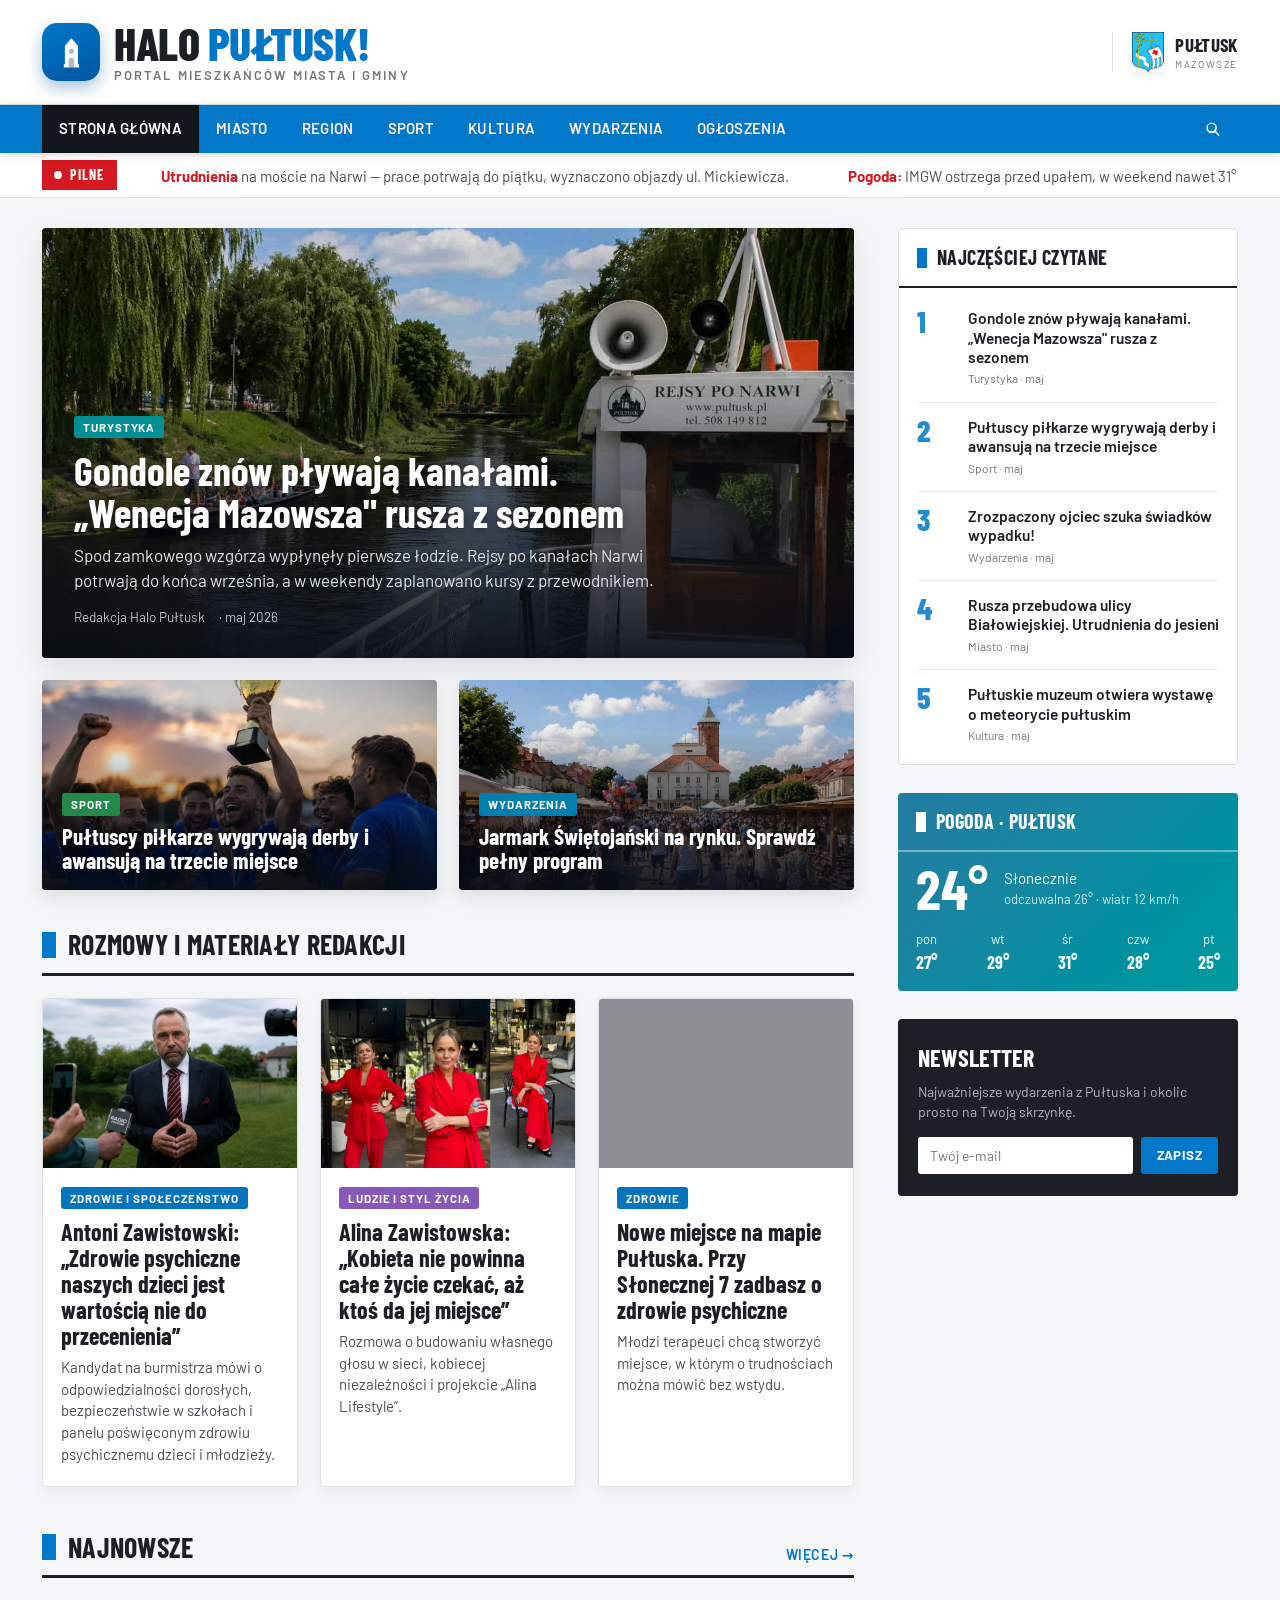
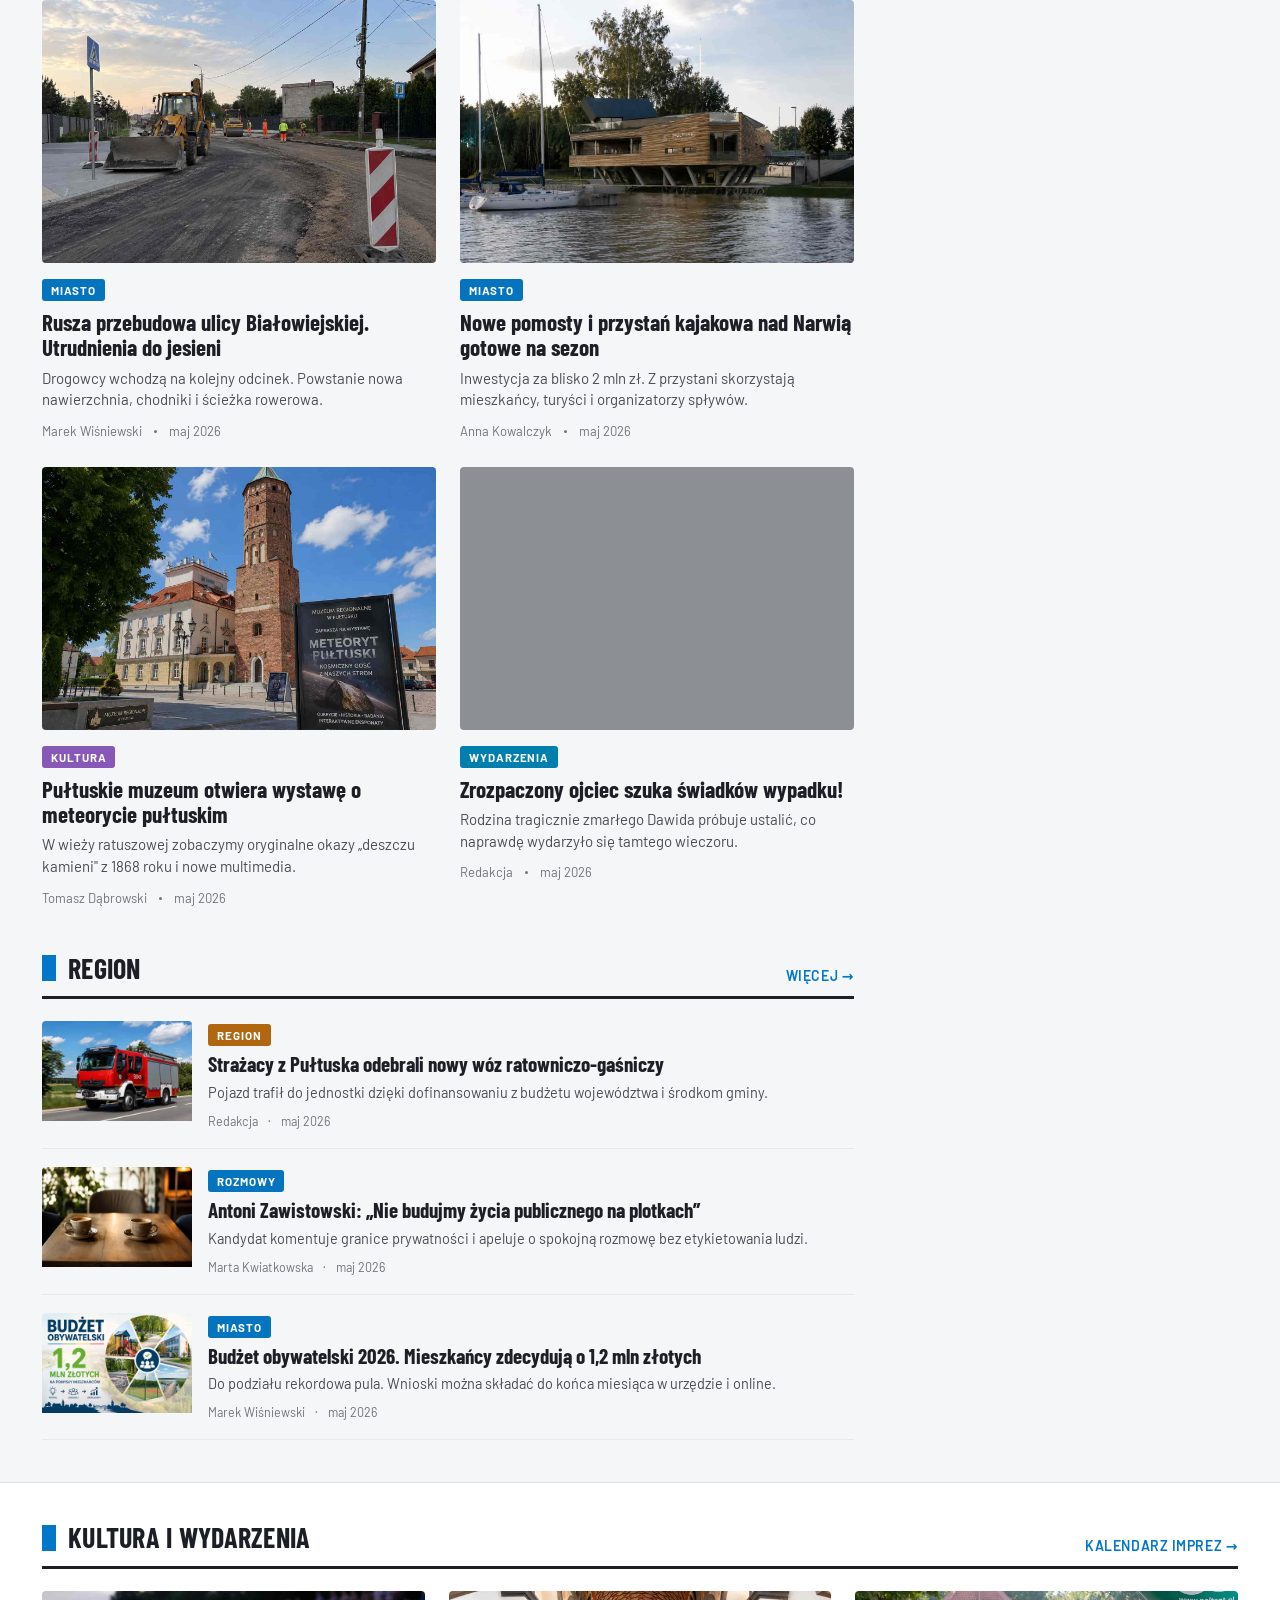
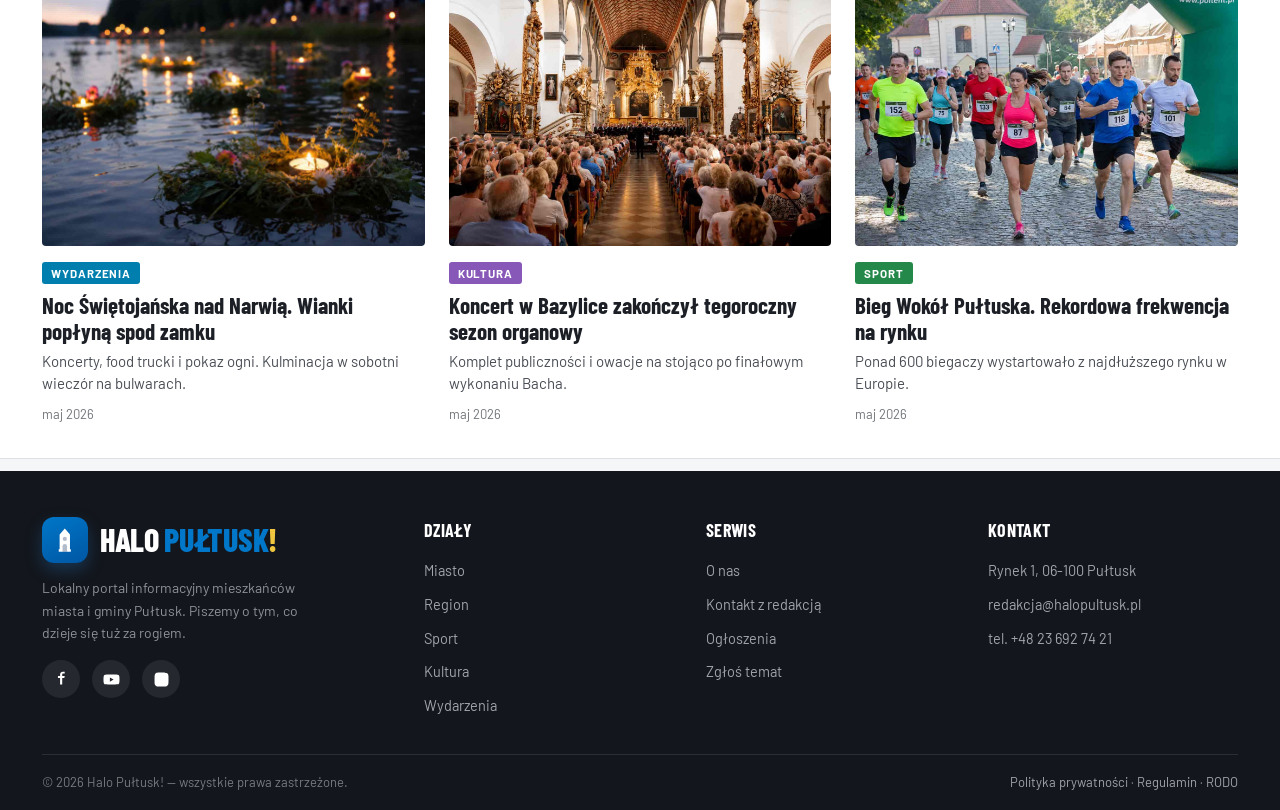
<file: index.html>
<!DOCTYPE html>
<html lang="pl">
<head>
<meta charset="UTF-8" />
<meta name="viewport" content="width=device-width, initial-scale=1.0" />
<title>Halo Pułtusk! — portal mieszkańców miasta i gminy</title>
<link rel="preconnect" href="https://fonts.googleapis.com" />
<link rel="preconnect" href="https://fonts.gstatic.com" crossorigin />
<link href="https://fonts.googleapis.com/css2?family=Barlow:wght@400;500;600;700&family=Barlow+Condensed:wght@600;700;800&family=Lora:ital,wght@0,400;0,500;0,600;1,400&display=swap" rel="stylesheet" />
<link rel="stylesheet" href="styles.css" />
<link rel="icon" type="image/svg+xml" href="data:image/svg+xml,%3Csvg%20xmlns%3D%27http%3A//www.w3.org/2000/svg%27%20viewBox%3D%270%200%2064%2064%27%3E%3Crect%20width%3D%2764%27%20height%3D%2764%27%20rx%3D%2716%27%20fill%3D%27%232f72cf%27/%3E%3Cpath%20fill%3D%27%23ffffff%27%20d%3D%27M14%2012h26a8%208%200%200%201%208%208v11a8%208%200%200%201-8%208H27.5L18%2048v-9H14a8%208%200%200%201-8-8V20a8%208%200%200%201%208-8z%27/%3E%3Ccircle%20cx%3D%2718.5%27%20cy%3D%2725.5%27%20r%3D%272.7%27%20fill%3D%27%232f72cf%27/%3E%3Ccircle%20cx%3D%2727%27%20cy%3D%2725.5%27%20r%3D%272.7%27%20fill%3D%27%232f72cf%27/%3E%3Ccircle%20cx%3D%2735.5%27%20cy%3D%2725.5%27%20r%3D%272.7%27%20fill%3D%27%232f72cf%27/%3E%3Cpath%20fill%3D%27%235b98f3%27%20d%3D%27M49.5%2010.5c4.7%202.9%208.6%203.4%208.6%203.4v10.8c0%206.7-4%2012-8.6%2015.7-4.6-3.7-8.6-9-8.6-15.7V13.9s3.9-.5%208.6-3.4z%27/%3E%3Cpath%20fill%3D%27%23f0c640%27%20d%3D%27M48.5%2016.6h2v14.1h-2z%27/%3E%3Cpath%20fill%3D%27%23f0c640%27%20d%3D%27M43.9%2020.4h11.3v2.1H43.9z%27/%3E%3Cpath%20fill%3D%27%23f0c640%27%20d%3D%27M44.5%2016.7h2v10.3c0%201.4.4%202.4%201.3%203.2.9.8%202%20.9%203%201%20.9%200%201.8-.3%202.6-1l1%201.6c-1.1.8-2.5%201.3-4%201.3-1.7%200-3.2-.5-4.5-1.6-1.2-1-1.4-2.6-1.4-4.4V16.7z%27/%3E%3Cpath%20fill%3D%27%23f0c640%27%20d%3D%27M43.4%2016.7a3.2%203.2%200%200%201%203.2-3.2h.8v1.9h-.7a1.2%201.2%200%200%200-1.2%201.2v1.3h-2.1v-1.2z%27/%3E%3C/svg%3E" />
</head>
<body>

<!-- ============ MASTHEAD ============ -->
<header class="masthead">
  <div class="container">
    <a class="logo" href="index.html">
      <span class="logo__mark">
        <svg class="logo__tower" viewBox="0 0 32 32" aria-hidden="true"><path fill="#fff" d="M16 3 L10 10 L10 27 L9 27 L9 30 L23 30 L23 27 L22 27 L22 10 Z"/><circle cx="16" cy="15" r="2.4" fill="rgba(13,42,86,0.32)"/><path fill="rgba(13,42,86,0.32)" d="M13.4 30 V23.6 a2.6 2.6 0 0 1 5.2 0 V30 Z"/></svg>
      </span>
      <span class="logo__text">
        <span class="logo__word"><span class="halo">Halo</span> <span class="city">Pułtusk</span><span class="bang">!</span></span>
        <span class="logo__tag">Portal mieszkańców miasta i gminy</span>
      </span>
    </a>
    <div class="city-sign" aria-label="Pułtusk, Mazowsze">
      <img src="images/herb-pultuska.png" alt="Herb Pułtuska" />
      <span><strong>Pułtusk</strong><small>Mazowsze</small></span>
    </div>
  </div>
</header>

<!-- ============ NAWIGACJA ============ -->
<nav class="nav">
  <div class="container">
    <button class="nav__burger" type="button" aria-label="Rozwiń menu" aria-expanded="false">
      <span class="nav__burger-bars"><span></span><span></span><span></span></span>
      Menu
    </button>
    <div class="nav__links">
      <a href="index.html" class="is-active">Strona główna</a>
      <a href="#">Miasto</a>
      <a href="#">Region</a>
      <a href="#">Sport</a>
      <a href="#">Kultura</a>
      <a href="#">Wydarzenia</a>
      <a href="#">Ogłoszenia</a>
    </div>
    <div class="nav__right">
      <div class="nav__search" aria-label="Szukaj">
        <svg viewBox="0 0 24 24"><path d="M21 20l-5.2-5.2a7 7 0 10-1.4 1.4L19.6 21.4 21 20zM5 10a5 5 0 1110 0 5 5 0 01-10 0z"/></svg>
      </div>
    </div>
  </div>
</nav>

<!-- ============ PASEK PILNE ============ -->
<div class="breaking">
  <div class="container">
    <div class="breaking__label"><span class="dot"></span>Pilne</div>
    <div class="breaking__track">
      <div class="breaking__move">
        <span><b>Utrudnienia</b> na moście na Narwi — prace potrwają do piątku, wyznaczono objazdy ul. Mickiewicza.</span>
        <span><b>Pogoda:</b> IMGW ostrzega przed upałem, w weekend nawet 31°C.</span>
        <span><b>Sport:</b> Pułtuska drużyna zagra u siebie z zespołem z Mławy w sobotę o 17:00.</span>
        <span><b>Utrudnienia</b> na moście na Narwi — prace potrwają do piątku, wyznaczono objazdy ul. Mickiewicza.</span>
        <span><b>Pogoda:</b> IMGW ostrzega przed upałem, w weekend nawet 31°C.</span>
        <span><b>Sport:</b> Pułtuska drużyna zagra u siebie z zespołem z Mławy w sobotę o 17:00.</span>
      </div>
    </div>
  </div>
</div>

<!-- ============ TREŚĆ + SIDEBAR ============ -->
<div class="container">
  <div class="page">
    <!-- KOLUMNA GŁÓWNA -->
    <div class="page__main">

      <!-- Hero -->
      <section class="hero">
        <a class="lead" href="#" onclick="return false;">
          <div class="cover"><img src="images/rejs_narwia.jpg" alt="Rejs łodzią po Narwi w Pułtusku" loading="eager" /></div>
          <div class="lead__veil"></div>
          <div class="lead__body">
            <span class="tag tag--turystyka">Turystyka</span>
            <h2 class="lead__title">Gondole znów pływają kanałami. „Wenecja Mazowsza" rusza z sezonem</h2>
            <p class="lead__excerpt">Spod zamkowego wzgórza wypłynęły pierwsze łodzie. Rejsy po kanałach Narwi potrwają do końca września, a w weekendy zaplanowano kursy z przewodnikiem.</p>
            <div class="lead__meta"><span>Redakcja Halo Pułtusk</span><span>· maj 2026</span></div>
          </div>
        </a>
        <div class="hero__minis">
          <a class="mini" href="#" onclick="return false;">
            <div class="cover"><img src="images/derby.jpg" alt="Mecz piłkarski Nadnarwianki Pułtusk" /></div>
            <div class="mini__veil"></div>
            <div class="mini__body">
              <span class="tag tag--sport">Sport</span>
              <h3 class="mini__title">Pułtuscy piłkarze wygrywają derby i awansują na trzecie miejsce</h3>
            </div>
          </a>
          <a class="mini" href="#" onclick="return false;">
            <div class="cover"><img src="images/jarmark.jpg" alt="Jarmark na rynku w Pułtusku" /></div>
            <div class="mini__veil"></div>
            <div class="mini__body">
              <span class="tag tag--wydarzenia">Wydarzenia</span>
              <h3 class="mini__title">Jarmark Świętojański na rynku. Sprawdź pełny program</h3>
            </div>
          </a>
        </div>
      </section>

      <!-- Polecane (2 klikalne + 1 zwykły materiał) -->
      <section class="section">
        <div class="section__head">
          <h2 class="section__title">Rozmowy i materiały redakcji</h2>
        </div>
        <div class="picks">
          <a class="pick" href="artykul-zawistowski.html">
            <div class="cover"><img src="images/antoni.jpg" alt="Antoni Zawistowski" /></div>
            <div class="pick__body">
              <span class="tag tag--miasto">Zdrowie i społeczeństwo</span>
              <h3 class="pick__title">Antoni Zawistowski: „Zdrowie psychiczne naszych dzieci jest wartością nie do przecenienia”</h3>
              <p class="pick__excerpt">Kandydat na burmistrza mówi o odpowiedzialności dorosłych, bezpieczeństwie w szkołach i panelu poświęconym zdrowiu psychicznemu dzieci i młodzieży.</p>
            </div>
          </a>
          <a class="pick" href="artykul-zawistowska.html">
            <div class="cover"><img src="images/alina_zawistowska.jpeg" alt="Alina Zawistowska" /></div>
            <div class="pick__body">
              <span class="tag tag--kultura">Ludzie i styl życia</span>
              <h3 class="pick__title">Alina Zawistowska: „Kobieta nie powinna całe życie czekać, aż ktoś da jej miejsce”</h3>
              <p class="pick__excerpt">Rozmowa o budowaniu własnego głosu w sieci, kobiecej niezależności i projekcie „Alina Lifestyle”.</p>
            </div>
          </a>
          <a class="pick" href="artykul-sloneczna-7.html">
            <div class="cover cover--grayscreen"></div>
            <div class="pick__body">
              <span class="tag tag--miasto">Zdrowie</span>
              <h3 class="pick__title">Nowe miejsce na mapie Pułtuska. Przy Słonecznej 7 zadbasz o zdrowie psychiczne</h3>
              <p class="pick__excerpt">Młodzi terapeuci chcą stworzyć miejsce, w którym o trudnościach można mówić bez wstydu.</p>
            </div>
          </a>
        </div>
      </section>

      <!-- Najnowsze -->
      <section class="section" style="padding-top:6px;">
        <div class="section__head">
          <h2 class="section__title">Najnowsze</h2>
          <a class="section__more" href="#">Więcej →</a>
        </div>
        <div class="cards">
          <article class="card">
            <div class="card__media"><div class="cover"><img src="images/remont_ulicy.jpg" alt="Prace drogowe podczas przebudowy ulicy" /></div></div>
            <div class="card__body">
              <span class="tag tag--miasto">Miasto</span>
              <h3 class="card__title">Rusza przebudowa ulicy Białowiejskiej. Utrudnienia do jesieni</h3>
              <p class="card__excerpt">Drogowcy wchodzą na kolejny odcinek. Powstanie nowa nawierzchnia, chodniki i ścieżka rowerowa.</p>
              <div class="card__meta"><span>Marek Wiśniewski</span><span class="dot"></span><span>maj 2026</span></div>
            </div>
          </article>
          <article class="card">
            <div class="card__media"><div class="cover"><img src="images/nowa_przystan.jpg" alt="Nowa przystań i pomosty nad Narwią" /></div></div>
            <div class="card__body">
              <span class="tag tag--miasto">Miasto</span>
              <h3 class="card__title">Nowe pomosty i przystań kajakowa nad Narwią gotowe na sezon</h3>
              <p class="card__excerpt">Inwestycja za blisko 2 mln zł. Z przystani skorzystają mieszkańcy, turyści i organizatorzy spływów.</p>
              <div class="card__meta"><span>Anna Kowalczyk</span><span class="dot"></span><span>maj 2026</span></div>
            </div>
          </article>
          <article class="card">
            <div class="card__media"><div class="cover"><img src="images/muzeum_meteoryty.jpg" alt="Wystawa poświęcona meteorytowi pułtuskiemu" /></div></div>
            <div class="card__body">
              <span class="tag tag--kultura">Kultura</span>
              <h3 class="card__title">Pułtuskie muzeum otwiera wystawę o meteorycie pułtuskim</h3>
              <p class="card__excerpt">W wieży ratuszowej zobaczymy oryginalne okazy „deszczu kamieni" z 1868 roku i nowe multimedia.</p>
              <div class="card__meta"><span>Tomasz Dąbrowski</span><span class="dot"></span><span>maj 2026</span></div>
            </div>
          </article>
          <a class="card" href="artykul-swiadkowie-wypadku.html">
            <div class="card__media"><div class="cover cover--grayscreen"></div></div>
            <div class="card__body">
              <span class="tag tag--wydarzenia">Wydarzenia</span>
              <h3 class="card__title">Zrozpaczony ojciec szuka świadków wypadku!</h3>
              <p class="card__excerpt">Rodzina tragicznie zmarłego Dawida próbuje ustalić, co naprawdę wydarzyło się tamtego wieczoru.</p>
              <div class="card__meta"><span>Redakcja</span><span class="dot"></span><span>maj 2026</span></div>
            </div>
          </a>
        </div>
      </section>

      <!-- Region -->
      <section class="section" style="padding-top:6px;">
        <div class="section__head">
          <h2 class="section__title">Region</h2>
          <a class="section__more" href="#">Więcej →</a>
        </div>
        <div class="row-list">
          <article class="row">
            <div class="row__media"><div class="cover"><img src="images/straz_pozarna.jpg" alt="Nowy wóz ratowniczo-gaśniczy pułtuskich strażaków" /></div></div>
            <div>
              <span class="tag tag--region">Region</span>
              <h3 class="row__title">Strażacy z Pułtuska odebrali nowy wóz ratowniczo-gaśniczy</h3>
              <p class="row__excerpt">Pojazd trafił do jednostki dzięki dofinansowaniu z budżetu województwa i środkom gminy.</p>
              <div class="row__meta"><span>Redakcja</span><span>·</span><span>maj 2026</span></div>
            </div>
          </article>
          <a class="row" href="artykul-plotki.html">
            <div class="row__media"><div class="cover"><img src="images/kawy_plotki.jpeg" alt="Dwie kawy na stoliku" /></div></div>
            <div>
              <span class="tag tag--miasto">Rozmowy</span>
              <h3 class="row__title">Antoni Zawistowski: „Nie budujmy życia publicznego na plotkach”</h3>
              <p class="row__excerpt">Kandydat komentuje granice prywatności i apeluje o spokojną rozmowę bez etykietowania ludzi.</p>
              <div class="row__meta"><span>Marta Kwiatkowska</span><span>·</span><span>maj 2026</span></div>
            </div>
          </a>
          <article class="row">
            <div class="row__media"><div class="cover"><img src="images/budzet_obywatelski.jpg" alt="Grafika dotycząca budżetu obywatelskiego Pułtuska" /></div></div>
            <div>
              <span class="tag tag--miasto">Miasto</span>
              <h3 class="row__title">Budżet obywatelski 2026. Mieszkańcy zdecydują o 1,2 mln złotych</h3>
              <p class="row__excerpt">Do podziału rekordowa pula. Wnioski można składać do końca miesiąca w urzędzie i online.</p>
              <div class="row__meta"><span>Marek Wiśniewski</span><span>·</span><span>maj 2026</span></div>
            </div>
          </article>
        </div>
      </section>
    </div>

    <!-- SIDEBAR (od góry) -->
    <aside class="page__side">
      <div class="widget">
        <div class="widget__head">Najczęściej czytane</div>
        <div class="widget__body" style="padding-bottom:6px;">
          <ol class="popular">
            <li><div><div class="popular__title">Gondole znów pływają kanałami. „Wenecja Mazowsza" rusza z sezonem</div><div class="popular__meta">Turystyka · maj</div></div></li>
            <li><div><div class="popular__title">Pułtuscy piłkarze wygrywają derby i awansują na trzecie miejsce</div><div class="popular__meta">Sport · maj</div></div></li>
            <li><a href="artykul-swiadkowie-wypadku.html"><div class="popular__title">Zrozpaczony ojciec szuka świadków wypadku!</div><div class="popular__meta">Wydarzenia · maj</div></a></li>
            <li><div><div class="popular__title">Rusza przebudowa ulicy Białowiejskiej. Utrudnienia do jesieni</div><div class="popular__meta">Miasto · maj</div></div></li>
            <li><div><div class="popular__title">Pułtuskie muzeum otwiera wystawę o meteorycie pułtuskim</div><div class="popular__meta">Kultura · maj</div></div></li>
          </ol>
        </div>
      </div>

      <div class="widget weather">
        <div class="widget__head">Pogoda · Pułtusk</div>
        <div class="weather__now">
          <div class="weather__temp">24°</div>
          <div>
            <div class="weather__desc">Słonecznie</div>
            <div class="weather__loc">odczuwalna 26° · wiatr 12 km/h</div>
          </div>
        </div>
        <div class="weather__days">
          <div class="weather__day">pon<b>27°</b></div>
          <div class="weather__day">wt<b>29°</b></div>
          <div class="weather__day">śr<b>31°</b></div>
          <div class="weather__day">czw<b>28°</b></div>
          <div class="weather__day">pt<b>25°</b></div>
        </div>
      </div>

      <div class="news-signup">
        <h4>Newsletter</h4>
        <p>Najważniejsze wydarzenia z Pułtuska i okolic prosto na Twoją skrzynkę.</p>
        <form onsubmit="return false;">
          <input type="email" placeholder="Twój e-mail" />
          <button type="submit">Zapisz</button>
        </form>
      </div>
    </aside>
  </div>
</div>

<!-- ============ PAS KULTURA ============ -->
<div class="band">
  <section class="section">
    <div class="container">
      <div class="section__head">
        <h2 class="section__title">Kultura i wydarzenia</h2>
        <a class="section__more" href="#">Kalendarz imprez →</a>
      </div>
      <div class="cards cards--3">
        <article class="card">
          <div class="card__media"><div class="cover"><img src="images/noc_swietojanska.jpg" alt="Wianki płynące po Narwi podczas Nocy Świętojańskiej" /></div></div>
          <div class="card__body">
            <span class="tag tag--wydarzenia">Wydarzenia</span>
            <h3 class="card__title">Noc Świętojańska nad Narwią. Wianki popłyną spod zamku</h3>
            <p class="card__excerpt">Koncerty, food trucki i pokaz ogni. Kulminacja w sobotni wieczór na bulwarach.</p>
            <div class="card__meta"><span>maj 2026</span></div>
          </div>
        </article>
        <article class="card">
          <div class="card__media"><div class="cover"><img src="images/koncert.jpg" alt="Publiczność podczas koncertu w Pułtusku" /></div></div>
          <div class="card__body">
            <span class="tag tag--kultura">Kultura</span>
            <h3 class="card__title">Koncert w Bazylice zakończył tegoroczny sezon organowy</h3>
            <p class="card__excerpt">Komplet publiczności i owacje na stojąco po finałowym wykonaniu Bacha.</p>
            <div class="card__meta"><span>maj 2026</span></div>
          </div>
        </article>
        <article class="card">
          <div class="card__media"><div class="cover"><img src="images/biegacze.jpg" alt="Uczestnicy Biegu Wokół Pułtuska" /></div></div>
          <div class="card__body">
            <span class="tag tag--sport">Sport</span>
            <h3 class="card__title">Bieg Wokół Pułtuska. Rekordowa frekwencja na rynku</h3>
            <p class="card__excerpt">Ponad 600 biegaczy wystartowało z najdłuższego rynku w Europie.</p>
            <div class="card__meta"><span>maj 2026</span></div>
          </div>
        </article>
      </div>
    </div>
  </section>
</div>

<!-- ============ STOPKA ============ -->
<footer class="footer">
  <div class="container">
    <div class="footer__top">
      <div class="footer__brand">
        <div class="logo logo--footer">
          <span class="logo__mark">
            <svg class="logo__tower" viewBox="0 0 32 32" aria-hidden="true"><path fill="#fff" d="M16 3 L10 10 L10 27 L9 27 L9 30 L23 30 L23 27 L22 27 L22 10 Z"/><circle cx="16" cy="15" r="2.4" fill="rgba(13,42,86,0.32)"/><path fill="rgba(13,42,86,0.32)" d="M13.4 30 V23.6 a2.6 2.6 0 0 1 5.2 0 V30 Z"/></svg>
          </span>
          <span class="logo__word"><span class="halo">Halo</span> <span class="city">Pułtusk</span><span class="bang">!</span></span>
        </div>
        <p>Lokalny portal informacyjny mieszkańców miasta i gminy Pułtusk. Piszemy o tym, co dzieje się tuż za rogiem.</p>
        <div class="footer__socials">
          <a href="#" aria-label="Facebook"><svg viewBox="0 0 24 24"><path d="M13 10h3l.5-3H13V5.2c0-.9.3-1.5 1.6-1.5H16.5V1.1C16.2 1 15.2 1 14 1c-2.4 0-4 1.5-4 4.1V7H7v3h3v9h3v-9z"/></svg></a>
          <a href="#" aria-label="YouTube"><svg viewBox="0 0 24 24"><path d="M23 7.5c-.2-1.3-.8-2-2-2.2C19 5 12 5 12 5s-7 0-9 .3C1.8 5.5 1.2 6.2 1 7.5.7 9 .7 12 .7 12s0 3 .3 4.5c.2 1.3.8 2 2 2.2C5 19 12 19 12 19s7 0 9-.3c1.2-.2 1.8-.9 2-2.2.3-1.5.3-4.5.3-4.5s0-3-.3-4.5zM9.7 15V9l5.3 3-5.3 3z"/></svg></a>
          <a href="#" aria-label="Instagram"><svg viewBox="0 0 24 24"><path d="M12 2.2c3.2 0 3.6 0 4.9.1 1.2.1 1.8.3 2.2.4.6.2 1 .5 1.4.9.4.4.7.8.9 1.4.1.4.3 1 .4 2.2.1 1.3.1 1.7.1 4.9s0 3.6-.1 4.9c-.1 1.2-.3 1.8-.4 2.2-.2.6-.5 1-.9 1.4-.4.4-.8.7-1.4.9-.4.1-1 .3-2.2.4-1.3.1-1.7.1-4.9.1s-3.6 0-4.9-.1c-1.2-.1-1.8-.3-2.2-.4-.6-.2-1-.5-1.4-.9-.4-.4-.7-.8-.9-1.4-.1-.4-.3-1-.4-2.2C2.2 15.6 2.2 15.2 2.2 12s0-3.6.1-4.9c.1-1.2.3-1.8.4-2.2.2-.6.5-1 .9-1.4.4-.4.8-.7 1.4-.9.4-.1 1-.3 2.2-.4C8.4 2.2 8.8 2.2 12 2.2z"/></svg></a>
        </div>
      </div>
      <div class="footer__col">
        <h5>Działy</h5>
        <ul>
          <li><a href="index.html">Miasto</a></li>
          <li><a href="index.html">Region</a></li>
          <li><a href="index.html">Sport</a></li>
          <li><a href="index.html">Kultura</a></li>
          <li><a href="index.html">Wydarzenia</a></li>
        </ul>
      </div>
      <div class="footer__col">
        <h5>Serwis</h5>
        <ul>
          <li><a href="#">O nas</a></li>
          <li><a href="#">Kontakt z redakcją</a></li>
          <li><a href="#">Ogłoszenia</a></li>
          <li><a href="#">Zgłoś temat</a></li>
        </ul>
      </div>
      <div class="footer__col">
        <h5>Kontakt</h5>
        <ul>
          <li><a href="#">Rynek 1, 06-100 Pułtusk</a></li>
          <li><a href="#">redakcja@halopultusk.pl</a></li>
          <li><a href="#">tel. +48 23 692 74 21</a></li>
        </ul>
      </div>
    </div>
    <div class="footer__bar">
      <span>© 2026 Halo Pułtusk! — wszystkie prawa zastrzeżone.</span>
      <span><a href="#">Polityka prywatności</a> · <a href="#">Regulamin</a> · <a href="#">RODO</a></span>
    </div>
  </div>
</footer>

<script>
  // Data po polsku w pasku górnym
  (function () {
    try {
    } catch (e) {}
  })();

  // Menu mobilne (hamburger)
  (function () {
    var nav = document.querySelector('.nav');
    var burger = nav && nav.querySelector('.nav__burger');
    if (!burger) return;
    burger.addEventListener('click', function () {
      var open = nav.classList.toggle('is-open');
      burger.setAttribute('aria-expanded', open ? 'true' : 'false');
    });
    nav.querySelectorAll('.nav__links a').forEach(function (a) {
      a.addEventListener('click', function () {
        nav.classList.remove('is-open');
        burger.setAttribute('aria-expanded', 'false');
      });
    });
  })();
</script>
</body>
</html>
</file>
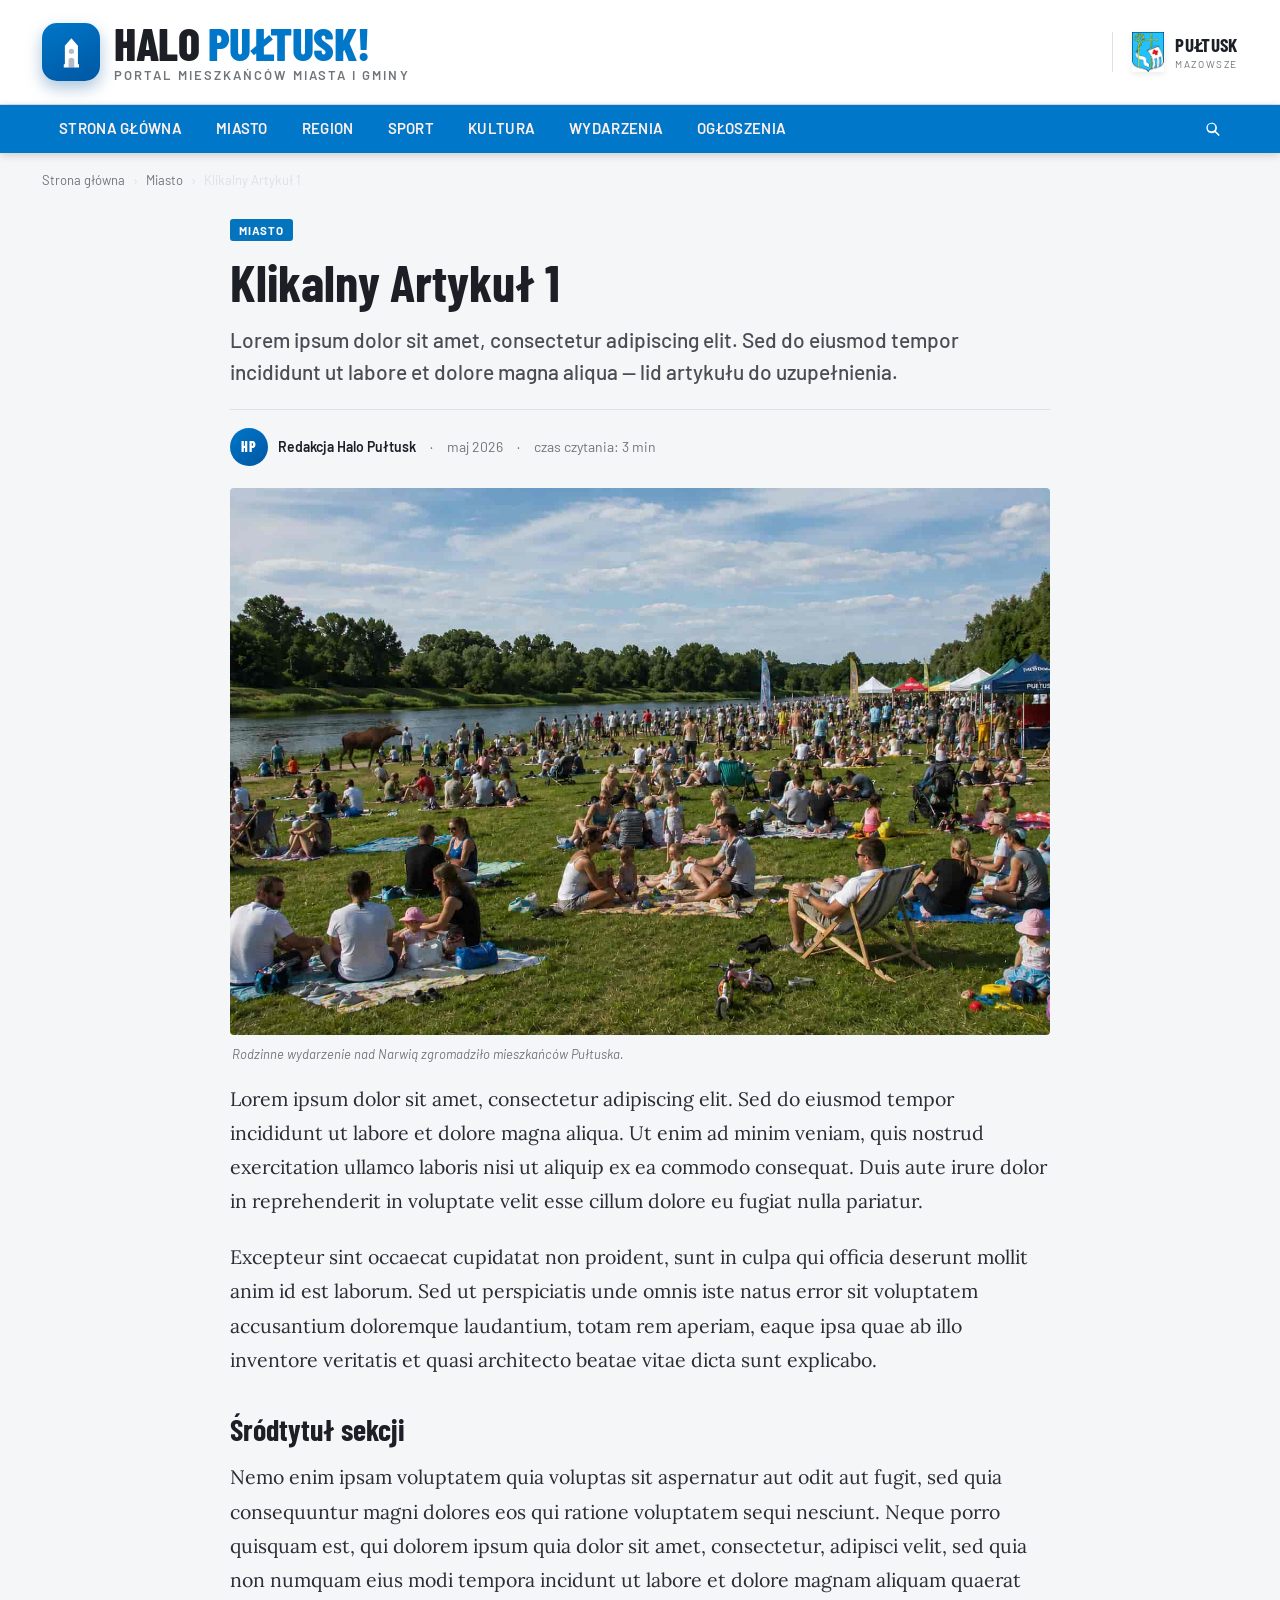
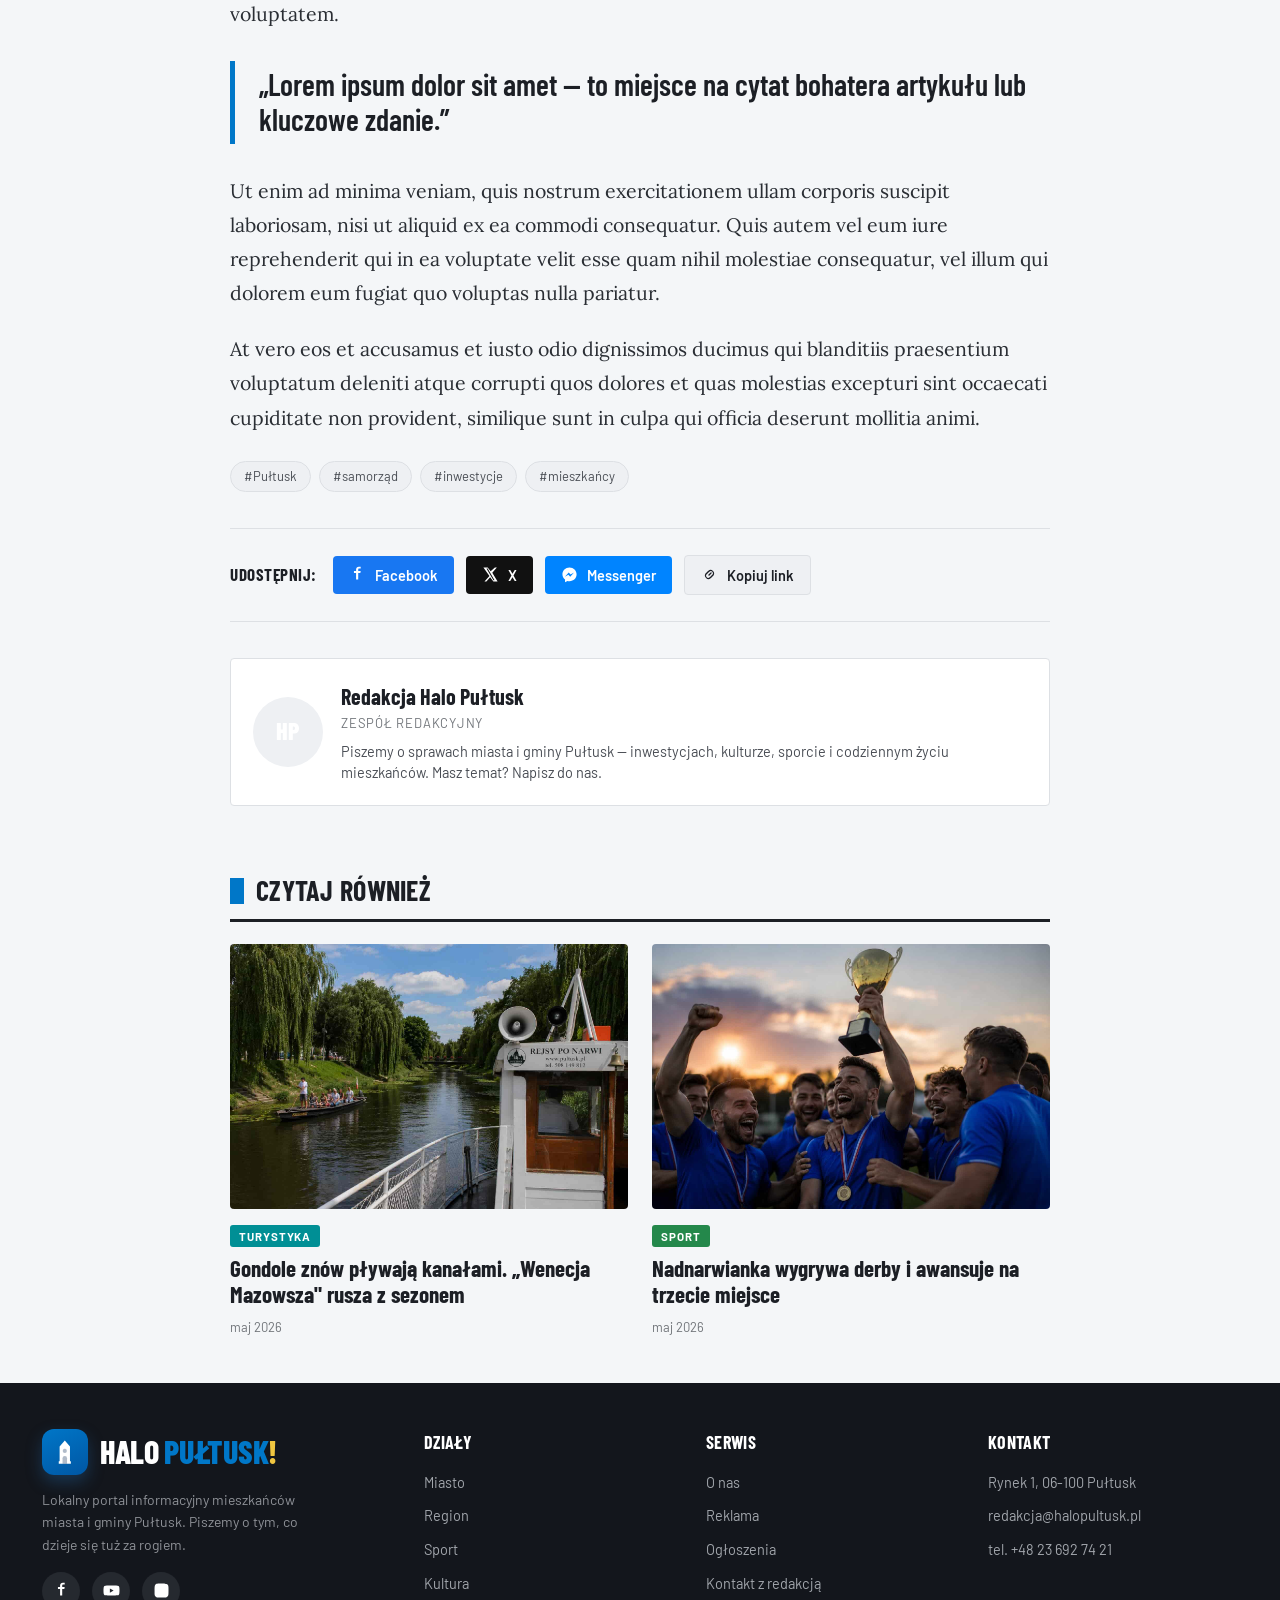
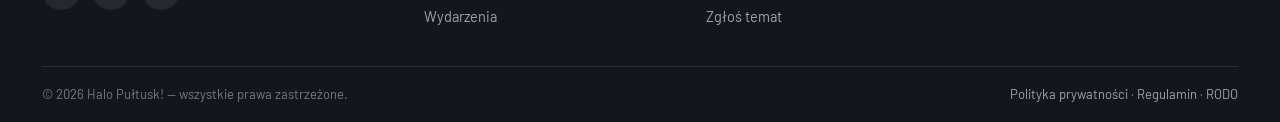
<file: article.html>
<!DOCTYPE html>
<html lang="pl">
<head>
<meta charset="UTF-8" />
<meta name="viewport" content="width=device-width, initial-scale=1.0" />
<title>Klikalny Artykuł — Halo Pułtusk!</title>
<link rel="preconnect" href="https://fonts.googleapis.com" />
<link rel="preconnect" href="https://fonts.gstatic.com" crossorigin />
<link href="https://fonts.googleapis.com/css2?family=Barlow:wght@400;500;600;700&family=Barlow+Condensed:wght@600;700;800&family=Lora:ital,wght@0,400;0,500;0,600;1,400&display=swap" rel="stylesheet" />
<link rel="stylesheet" href="styles.css" />
<link rel="icon" type="image/svg+xml" href="data:image/svg+xml,%3Csvg%20xmlns%3D%27http%3A//www.w3.org/2000/svg%27%20viewBox%3D%270%200%2064%2064%27%3E%3Crect%20width%3D%2764%27%20height%3D%2764%27%20rx%3D%2716%27%20fill%3D%27%232f72cf%27/%3E%3Cpath%20fill%3D%27%23ffffff%27%20d%3D%27M14%2012h26a8%208%200%200%201%208%208v11a8%208%200%200%201-8%208H27.5L18%2048v-9H14a8%208%200%200%201-8-8V20a8%208%200%200%201%208-8z%27/%3E%3Ccircle%20cx%3D%2718.5%27%20cy%3D%2725.5%27%20r%3D%272.7%27%20fill%3D%27%232f72cf%27/%3E%3Ccircle%20cx%3D%2727%27%20cy%3D%2725.5%27%20r%3D%272.7%27%20fill%3D%27%232f72cf%27/%3E%3Ccircle%20cx%3D%2735.5%27%20cy%3D%2725.5%27%20r%3D%272.7%27%20fill%3D%27%232f72cf%27/%3E%3Cpath%20fill%3D%27%235b98f3%27%20d%3D%27M49.5%2010.5c4.7%202.9%208.6%203.4%208.6%203.4v10.8c0%206.7-4%2012-8.6%2015.7-4.6-3.7-8.6-9-8.6-15.7V13.9s3.9-.5%208.6-3.4z%27/%3E%3Cpath%20fill%3D%27%23f0c640%27%20d%3D%27M48.5%2016.6h2v14.1h-2z%27/%3E%3Cpath%20fill%3D%27%23f0c640%27%20d%3D%27M43.9%2020.4h11.3v2.1H43.9z%27/%3E%3Cpath%20fill%3D%27%23f0c640%27%20d%3D%27M44.5%2016.7h2v10.3c0%201.4.4%202.4%201.3%203.2.9.8%202%20.9%203%201%20.9%200%201.8-.3%202.6-1l1%201.6c-1.1.8-2.5%201.3-4%201.3-1.7%200-3.2-.5-4.5-1.6-1.2-1-1.4-2.6-1.4-4.4V16.7z%27/%3E%3Cpath%20fill%3D%27%23f0c640%27%20d%3D%27M43.4%2016.7a3.2%203.2%200%200%201%203.2-3.2h.8v1.9h-.7a1.2%201.2%200%200%200-1.2%201.2v1.3h-2.1v-1.2z%27/%3E%3C/svg%3E" />
</head>
<body>

<!-- ============ MASTHEAD ============ -->
<header class="masthead">
  <div class="container">
    <a class="logo" href="index.html">
      <span class="logo__mark">
        <svg class="logo__tower" viewBox="0 0 32 32" aria-hidden="true"><path fill="#fff" d="M16 3 L10 10 L10 27 L9 27 L9 30 L23 30 L23 27 L22 27 L22 10 Z"/><circle cx="16" cy="15" r="2.4" fill="rgba(13,42,86,0.32)"/><path fill="rgba(13,42,86,0.32)" d="M13.4 30 V23.6 a2.6 2.6 0 0 1 5.2 0 V30 Z"/></svg>
        
      </span>
      <span class="logo__text">
        <span class="logo__word"><span class="halo">Halo</span> <span class="city">Pułtusk</span><span class="bang">!</span></span>
        <span class="logo__tag">Portal mieszkańców miasta i gminy</span>
      </span>
    </a>
    <div class="city-sign" aria-label="Pułtusk, Mazowsze">
      <img src="images/herb-pultuska.png" alt="Herb Pułtuska" />
      <span><strong>Pułtusk</strong><small>Mazowsze</small></span>
    </div>
  </div>
</header>

<!-- ============ NAWIGACJA ============ -->
<nav class="nav">
  <div class="container">
    <button class="nav__burger" type="button" aria-label="Rozwiń menu" aria-expanded="false">
      <span class="nav__burger-bars"><span></span><span></span><span></span></span>
      Menu
    </button>
    <div class="nav__links">
      <a href="index.html">Strona główna</a>
      <a href="#">Miasto</a>
      <a href="#">Region</a>
      <a href="#">Sport</a>
      <a href="#">Kultura</a>
      <a href="#">Wydarzenia</a>
      <a href="#">Ogłoszenia</a>
    </div>
    <div class="nav__right">
      <div class="nav__search" aria-label="Szukaj">
        <svg viewBox="0 0 24 24"><path d="M21 20l-5.2-5.2a7 7 0 10-1.4 1.4L19.6 21.4 21 20zM5 10a5 5 0 1110 0 5 5 0 01-10 0z"/></svg>
      </div>
    </div>
  </div>
</nav>

<!-- ============ ARTYKUŁ ============ -->
<main class="container">
  <div class="crumbs">
    <a href="index.html">Strona główna</a><span>›</span>
    <a href="#" id="crumbCat">Miasto</a><span>›</span>
    <span id="crumbTitle">Klikalny Artykuł 1</span>
  </div>

  <article class="article">
    <header class="article__head">
      <span class="tag tag--miasto" id="artTag">Miasto</span>
      <h1 class="article__title" id="artTitle">Klikalny Artykuł 1</h1>
      <p class="article__lead">Lorem ipsum dolor sit amet, consectetur adipiscing elit. Sed do eiusmod tempor incididunt ut labore et dolore magna aliqua — lid artykułu do uzupełnienia.</p>
      <div class="article__meta">
        <span class="article__author">
          <span class="article__avatar article__avatar--brand" aria-hidden="true">HP</span>
          Redakcja Halo Pułtusk
        </span>
        <span>·</span>
        <span id="artDate">maj 2026</span>
        <span>·</span>
        <span>czas czytania: 3 min</span>
      </div>
    </header>

    <figure class="hero-figure">
      <div class="cover"><img src="images/piknik.jpg" alt="Mieszkańcy podczas rodzinnego pikniku nad Narwią" /></div>
      <figcaption>Rodzinne wydarzenie nad Narwią zgromadziło mieszkańców Pułtuska.</figcaption>
    </figure>

    <div class="article__body">
      <p>Lorem ipsum dolor sit amet, consectetur adipiscing elit. Sed do eiusmod tempor incididunt ut labore et dolore magna aliqua. Ut enim ad minim veniam, quis nostrud exercitation ullamco laboris nisi ut aliquip ex ea commodo consequat. Duis aute irure dolor in reprehenderit in voluptate velit esse cillum dolore eu fugiat nulla pariatur.</p>

      <p>Excepteur sint occaecat cupidatat non proident, sunt in culpa qui officia deserunt mollit anim id est laborum. Sed ut perspiciatis unde omnis iste natus error sit voluptatem accusantium doloremque laudantium, totam rem aperiam, eaque ipsa quae ab illo inventore veritatis et quasi architecto beatae vitae dicta sunt explicabo.</p>

      <h2>Śródtytuł sekcji</h2>

      <p>Nemo enim ipsam voluptatem quia voluptas sit aspernatur aut odit aut fugit, sed quia consequuntur magni dolores eos qui ratione voluptatem sequi nesciunt. Neque porro quisquam est, qui dolorem ipsum quia dolor sit amet, consectetur, adipisci velit, sed quia non numquam eius modi tempora incidunt ut labore et dolore magnam aliquam quaerat voluptatem.</p>

      <blockquote class="pullquote">„Lorem ipsum dolor sit amet — to miejsce na cytat bohatera artykułu lub kluczowe zdanie.”</blockquote>

      <p>Ut enim ad minima veniam, quis nostrum exercitationem ullam corporis suscipit laboriosam, nisi ut aliquid ex ea commodi consequatur. Quis autem vel eum iure reprehenderit qui in ea voluptate velit esse quam nihil molestiae consequatur, vel illum qui dolorem eum fugiat quo voluptas nulla pariatur.</p>

      <p>At vero eos et accusamus et iusto odio dignissimos ducimus qui blanditiis praesentium voluptatum deleniti atque corrupti quos dolores et quas molestias excepturi sint occaecati cupiditate non provident, similique sunt in culpa qui officia deserunt mollitia animi.</p>
    </div>

    <!-- Tagi -->
    <div class="tags-row">
      <a class="chip" href="#">#Pułtusk</a>
      <a class="chip" href="#">#samorząd</a>
      <a class="chip" href="#">#inwestycje</a>
      <a class="chip" href="#">#mieszkańcy</a>
    </div>

    <!-- Share -->
    <div class="share">
      <span class="share__label">Udostępnij:</span>
      <button class="share__btn share__btn--fb" type="button"><svg viewBox="0 0 24 24"><path d="M13 10h3l.5-3H13V5.2c0-.9.3-1.5 1.6-1.5H16.5V1.1C16.2 1 15.2 1 14 1c-2.4 0-4 1.5-4 4.1V7H7v3h3v9h3v-9z"/></svg> Facebook</button>
      <button class="share__btn share__btn--x" type="button"><svg viewBox="0 0 24 24"><path d="M18.2 2H21l-6.5 7.4L22 22h-5.9l-4.6-6-5.3 6H3.5l7-7.9L2 2h6l4.2 5.5L18.2 2zm-2.1 18h1.6L8 3.7H6.3L16.1 20z"/></svg> X</button>
      <button class="share__btn share__btn--msg" type="button"><svg viewBox="0 0 24 24"><path d="M12 2C6.3 2 2 6.2 2 11.8c0 3 1.4 5.6 3.7 7.4V23l3.4-1.9c.9.3 1.9.4 2.9.4 5.7 0 10-4.2 10-9.7C22 6.2 17.7 2 12 2zm1 13l-2.6-2.7L5.5 15l5.4-5.7 2.6 2.7L18.4 9 13 15z"/></svg> Messenger</button>
      <button class="share__btn share__btn--copy" type="button" id="copyBtn"><svg viewBox="0 0 24 24" fill="currentColor"><path d="M10.6 13.4a1 1 0 010-1.4l3-3a1 1 0 011.4 1.4l-3 3a1 1 0 01-1.4 0zM8 16a3 3 0 010-4.2l2-2-1.4-1.4-2 2a5 5 0 007 7l2-2L14.2 14l-2 2A3 3 0 018 16zm8-8a3 3 0 010 4.2l-2 2 1.4 1.4 2-2a5 5 0 00-7-7l-2 2L9.8 10l2-2A3 3 0 0116 8z"/></svg> Kopiuj link</button>
    </div>

    <!-- Autor -->
    <div class="authorbox">
      <div class="authorbox__img authorbox__img--brand" aria-hidden="true">HP</div>
      <div>
        <div class="authorbox__name">Redakcja Halo Pułtusk</div>
        <div class="authorbox__role">Zespół redakcyjny</div>
        <p class="authorbox__bio">Piszemy o sprawach miasta i gminy Pułtusk — inwestycjach, kulturze, sporcie i codziennym życiu mieszkańców. Masz temat? Napisz do nas.</p>
      </div>
    </div>
  </article>

  <!-- Czytaj również -->
  <section class="section" style="max-width:820px;margin:0 auto;">
    <div class="section__head">
      <h2 class="section__title">Czytaj również</h2>
    </div>
    <div class="cards cards--2">
      <article class="card">
        <div class="card__media"><div class="cover"><img src="images/rejs_narwia.jpg" alt="Rejs łodzią po Narwi w Pułtusku" /></div></div>
        <div class="card__body">
          <span class="tag tag--turystyka">Turystyka</span>
          <h3 class="card__title">Gondole znów pływają kanałami. „Wenecja Mazowsza" rusza z sezonem</h3>
          <div class="card__meta"><span>maj 2026</span></div>
        </div>
      </article>
      <article class="card">
        <div class="card__media"><div class="cover"><img src="images/derby.jpg" alt="Mecz piłkarski Nadnarwianki Pułtusk" /></div></div>
        <div class="card__body">
          <span class="tag tag--sport">Sport</span>
          <h3 class="card__title">Nadnarwianka wygrywa derby i awansuje na trzecie miejsce</h3>
          <div class="card__meta"><span>maj 2026</span></div>
        </div>
      </article>
    </div>
  </section>
</main>

<!-- ============ STOPKA ============ -->
<footer class="footer">
  <div class="container">
    <div class="footer__top">
      <div class="footer__brand">
        <div class="logo logo--footer">
          <span class="logo__mark">
            <svg class="logo__tower" viewBox="0 0 32 32" aria-hidden="true"><path fill="#fff" d="M16 3 L10 10 L10 27 L9 27 L9 30 L23 30 L23 27 L22 27 L22 10 Z"/><circle cx="16" cy="15" r="2.4" fill="rgba(13,42,86,0.32)"/><path fill="rgba(13,42,86,0.32)" d="M13.4 30 V23.6 a2.6 2.6 0 0 1 5.2 0 V30 Z"/></svg>
            
          </span>
          <span class="logo__word"><span class="halo">Halo</span> <span class="city">Pułtusk</span><span class="bang">!</span></span>
        </div>
        <p>Lokalny portal informacyjny mieszkańców miasta i gminy Pułtusk. Piszemy o tym, co dzieje się tuż za rogiem.</p>
        <div class="footer__socials">
          <a href="#" aria-label="Facebook"><svg viewBox="0 0 24 24"><path d="M13 10h3l.5-3H13V5.2c0-.9.3-1.5 1.6-1.5H16.5V1.1C16.2 1 15.2 1 14 1c-2.4 0-4 1.5-4 4.1V7H7v3h3v9h3v-9z"/></svg></a>
          <a href="#" aria-label="YouTube"><svg viewBox="0 0 24 24"><path d="M23 7.5c-.2-1.3-.8-2-2-2.2C19 5 12 5 12 5s-7 0-9 .3C1.8 5.5 1.2 6.2 1 7.5.7 9 .7 12 .7 12s0 3 .3 4.5c.2 1.3.8 2 2 2.2C5 19 12 19 12 19s7 0 9-.3c1.2-.2 1.8-.9 2-2.2.3-1.5.3-4.5.3-4.5s0-3-.3-4.5zM9.7 15V9l5.3 3-5.3 3z"/></svg></a>
          <a href="#" aria-label="Instagram"><svg viewBox="0 0 24 24"><path d="M12 2.2c3.2 0 3.6 0 4.9.1 1.2.1 1.8.3 2.2.4.6.2 1 .5 1.4.9.4.4.7.8.9 1.4.1.4.3 1 .4 2.2.1 1.3.1 1.7.1 4.9s0 3.6-.1 4.9c-.1 1.2-.3 1.8-.4 2.2-.2.6-.5 1-.9 1.4-.4.4-.8.7-1.4.9-.4.1-1 .3-2.2.4-1.3.1-1.7.1-4.9.1s-3.6 0-4.9-.1c-1.2-.1-1.8-.3-2.2-.4-.6-.2-1-.5-1.4-.9-.4-.4-.7-.8-.9-1.4-.1-.4-.3-1-.4-2.2C2.2 15.6 2.2 15.2 2.2 12s0-3.6.1-4.9c.1-1.2.3-1.8.4-2.2.2-.6.5-1 .9-1.4.4-.4.8-.7 1.4-.9.4-.1 1-.3 2.2-.4C8.4 2.2 8.8 2.2 12 2.2z"/></svg></a>
        </div>
      </div>
      <div class="footer__col">
        <h5>Działy</h5>
        <ul>
          <li><a href="index.html">Miasto</a></li>
          <li><a href="index.html">Region</a></li>
          <li><a href="index.html">Sport</a></li>
          <li><a href="index.html">Kultura</a></li>
          <li><a href="index.html">Wydarzenia</a></li>
        </ul>
      </div>
      <div class="footer__col">
        <h5>Serwis</h5>
        <ul>
          <li><a href="#">O nas</a></li>
          <li><a href="#">Reklama</a></li>
          <li><a href="#">Ogłoszenia</a></li>
          <li><a href="#">Kontakt z redakcją</a></li>
          <li><a href="#">Zgłoś temat</a></li>
        </ul>
      </div>
      <div class="footer__col">
        <h5>Kontakt</h5>
        <ul>
          <li><a href="#">Rynek 1, 06-100 Pułtusk</a></li>
          <li><a href="#">redakcja@halopultusk.pl</a></li>
          <li><a href="#">tel. +48 23 692 74 21</a></li>
        </ul>
      </div>
    </div>
    <div class="footer__bar">
      <span>© 2026 Halo Pułtusk! — wszystkie prawa zastrzeżone.</span>
      <span><a href="#">Polityka prywatności</a> · <a href="#">Regulamin</a> · <a href="#">RODO</a></span>
    </div>
  </div>
</footer>

<script>
  (function () {
    // Data po polsku

    // Numer klikalnego artykułu z ?id=
    var params = new URLSearchParams(location.search);
    var id = parseInt(params.get('id'), 10);
    if (!id || id < 1 || id > 3) id = 1;

    // Kategoria per artykuł (spójna ze stroną główną)
    var cats = {
      1: { name: 'Miasto', cls: 'tag--miasto' },
      2: { name: 'Kultura', cls: 'tag--kultura' },
      3: { name: 'Region', cls: 'tag--region' }
    };
    var cat = cats[id];
    var title = 'Klikalny Artykuł ' + id;

    document.title = title + ' — Halo Pułtusk!';
    document.getElementById('artTitle').textContent = title;
    document.getElementById('crumbTitle').textContent = title;

    var tagEl = document.getElementById('artTag');
    tagEl.textContent = cat.name;
    tagEl.className = 'tag ' + cat.cls;
    document.getElementById('crumbCat').textContent = cat.name;

    // Kopiuj link
    var copyBtn = document.getElementById('copyBtn');
    copyBtn.addEventListener('click', function () {
      var done = function () {
        var old = copyBtn.innerHTML;
        copyBtn.textContent = 'Skopiowano!';
        setTimeout(function () { copyBtn.innerHTML = old; }, 1600);
      };
      if (navigator.clipboard) {
        navigator.clipboard.writeText(location.href).then(done).catch(done);
      } else { done(); }
    });
  })();

  // Menu mobilne (hamburger)
  (function () {
    var nav = document.querySelector('.nav');
    var burger = nav && nav.querySelector('.nav__burger');
    if (!burger) return;
    burger.addEventListener('click', function () {
      var open = nav.classList.toggle('is-open');
      burger.setAttribute('aria-expanded', open ? 'true' : 'false');
    });
    nav.querySelectorAll('.nav__links a').forEach(function (a) {
      a.addEventListener('click', function () {
        nav.classList.remove('is-open');
        burger.setAttribute('aria-expanded', 'false');
      });
    });
  })();
</script>
</body>
</html>
</file>
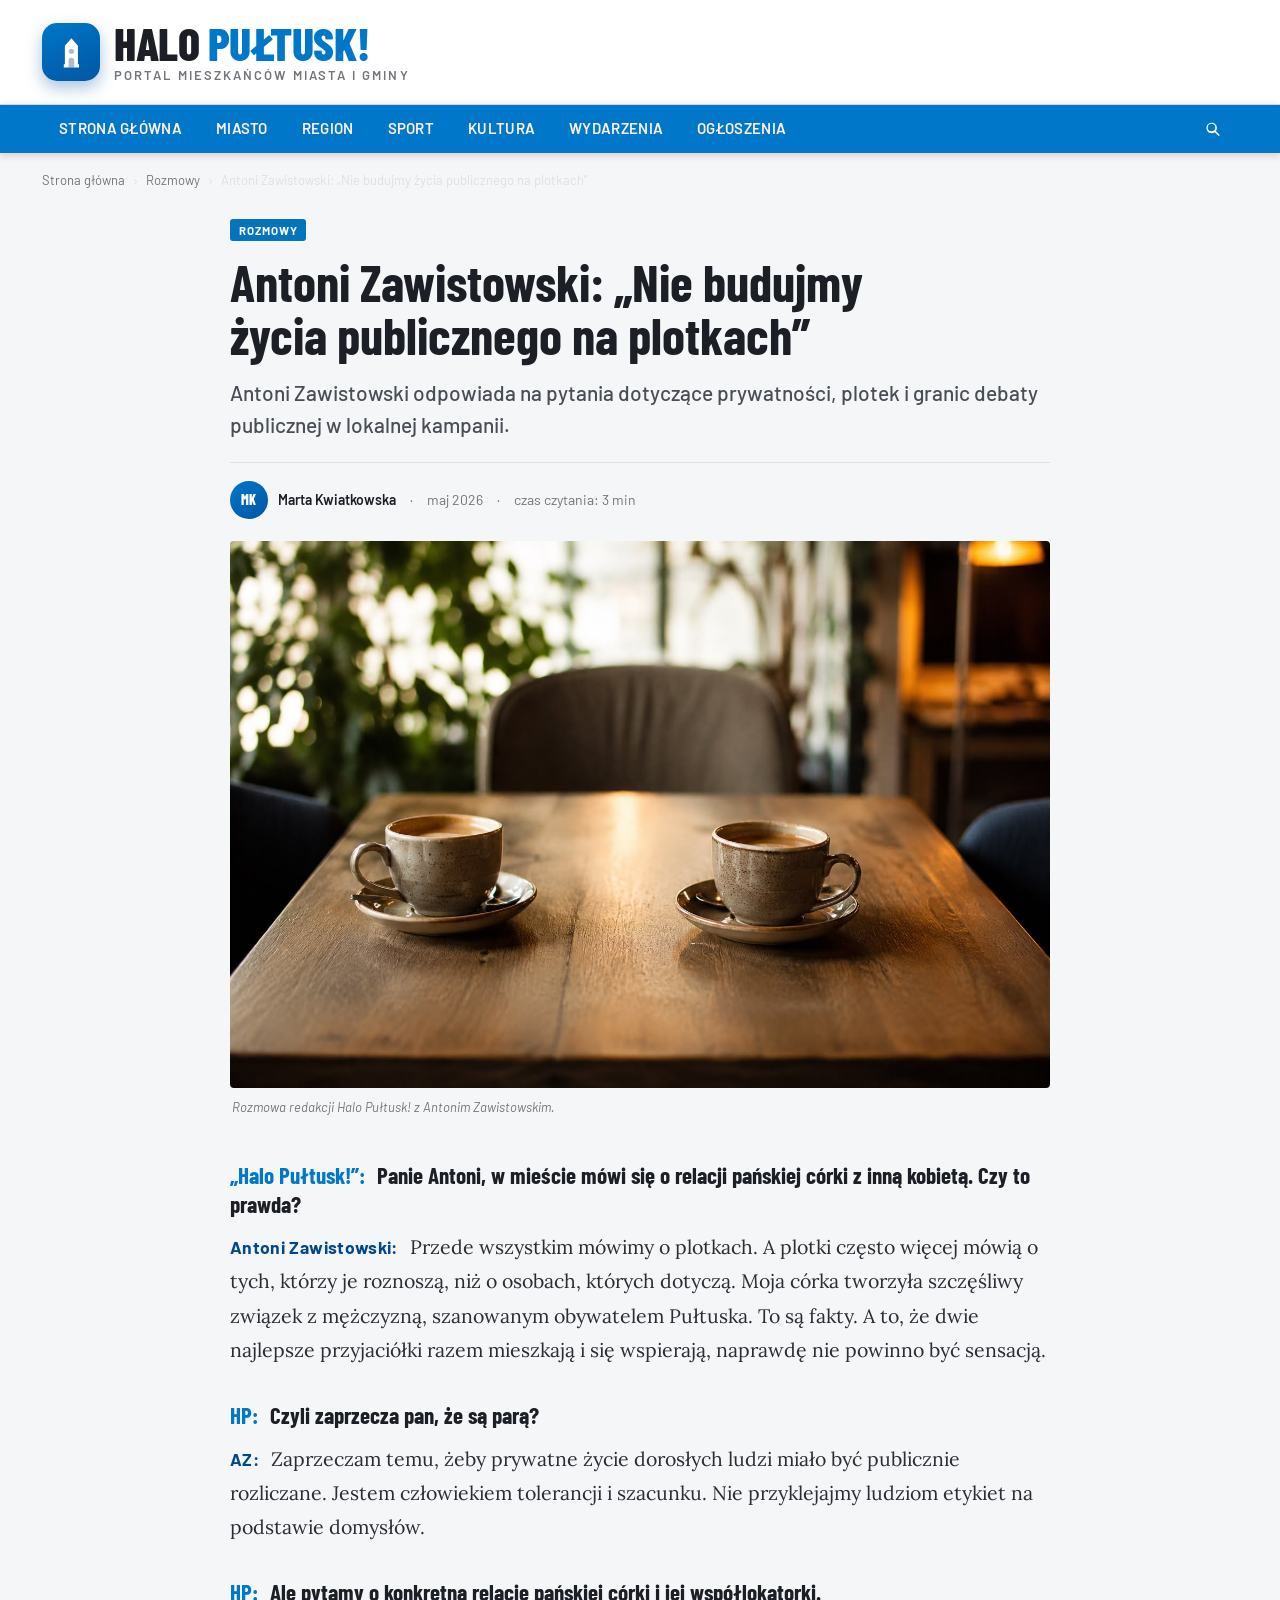
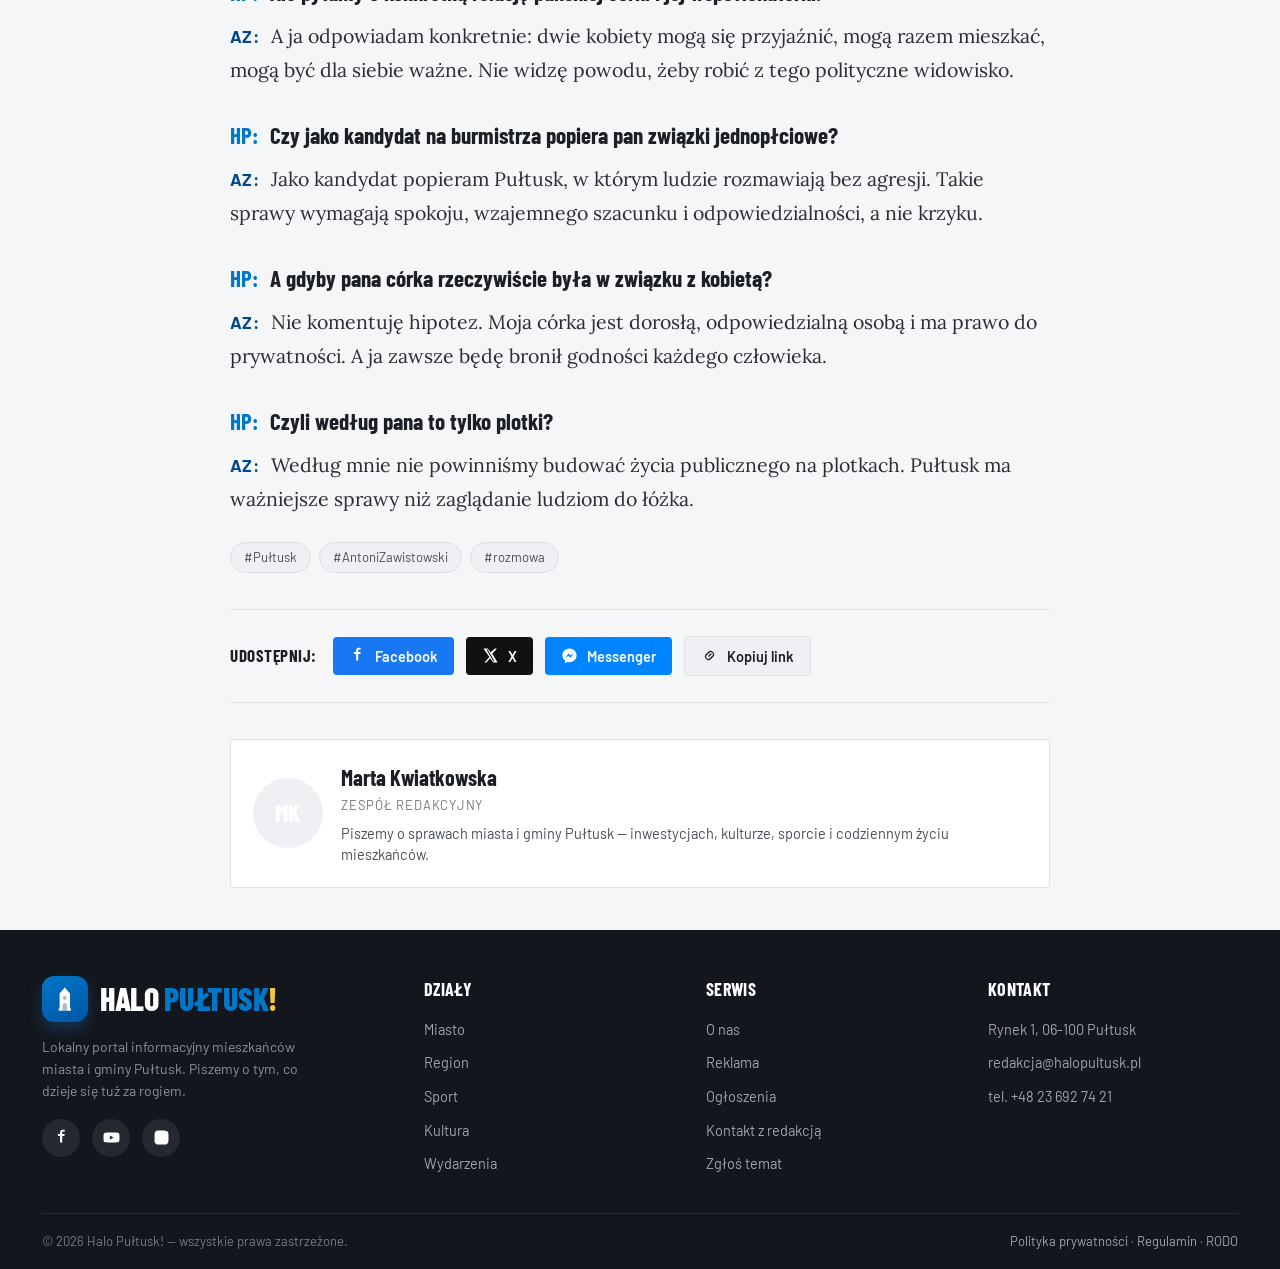
<file: artykul-plotki.html>
<!DOCTYPE html>
<html lang="pl">
<head>
<meta charset="UTF-8" />
<meta name="viewport" content="width=device-width, initial-scale=1.0" />
<title>ANTONI ZAWISTOWSKI: „NIE BUDUJMY ŻYCIA PUBLICZNEGO NA PLOTKACH” — Halo Pułtusk!</title>
<link rel="preconnect" href="https://fonts.googleapis.com" />
<link rel="preconnect" href="https://fonts.gstatic.com" crossorigin />
<link href="https://fonts.googleapis.com/css2?family=Barlow:wght@400;500;600;700&family=Barlow+Condensed:wght@600;700;800&family=Lora:ital,wght@0,400;0,500;0,600;1,400&display=swap" rel="stylesheet" />
<link rel="stylesheet" href="styles.css" />
<link rel="icon" type="image/svg+xml" href="data:image/svg+xml,%3Csvg%20xmlns%3D%27http%3A//www.w3.org/2000/svg%27%20viewBox%3D%270%200%2064%2064%27%3E%3Crect%20width%3D%2764%27%20height%3D%2764%27%20rx%3D%2716%27%20fill%3D%27%232f72cf%27/%3E%3Cpath%20fill%3D%27%23ffffff%27%20d%3D%27M14%2012h26a8%208%200%200%201%208%208v11a8%208%200%200%201-8%208H27.5L18%2048v-9H14a8%208%200%200%201-8-8V20a8%208%200%200%201%208-8z%27/%3E%3Ccircle%20cx%3D%2718.5%27%20cy%3D%2725.5%27%20r%3D%272.7%27%20fill%3D%27%232f72cf%27/%3E%3Ccircle%20cx%3D%2727%27%20cy%3D%2725.5%27%20r%3D%272.7%27%20fill%3D%27%232f72cf%27/%3E%3Ccircle%20cx%3D%2735.5%27%20cy%3D%2725.5%27%20r%3D%272.7%27%20fill%3D%27%232f72cf%27/%3E%3Cpath%20fill%3D%27%235b98f3%27%20d%3D%27M49.5%2010.5c4.7%202.9%208.6%203.4%208.6%203.4v10.8c0%206.7-4%2012-8.6%2015.7-4.6-3.7-8.6-9-8.6-15.7V13.9s3.9-.5%208.6-3.4z%27/%3E%3Cpath%20fill%3D%27%23f0c640%27%20d%3D%27M48.5%2016.6h2v14.1h-2z%27/%3E%3Cpath%20fill%3D%27%23f0c640%27%20d%3D%27M43.9%2020.4h11.3v2.1H43.9z%27/%3E%3Cpath%20fill%3D%27%23f0c640%27%20d%3D%27M44.5%2016.7h2v10.3c0%201.4.4%202.4%201.3%203.2.9.8%202%20.9%203%201%20.9%200%201.8-.3%202.6-1l1%201.6c-1.1.8-2.5%201.3-4%201.3-1.7%200-3.2-.5-4.5-1.6-1.2-1-1.4-2.6-1.4-4.4V16.7z%27/%3E%3Cpath%20fill%3D%27%23f0c640%27%20d%3D%27M43.4%2016.7a3.2%203.2%200%200%201%203.2-3.2h.8v1.9h-.7a1.2%201.2%200%200%200-1.2%201.2v1.3h-2.1v-1.2z%27/%3E%3C/svg%3E" />
</head>
<body>

<!-- ============ MASTHEAD ============ -->
<header class="masthead">
  <div class="container">
    <a class="logo" href="index.html">
      <span class="logo__mark">
        <svg class="logo__tower" viewBox="0 0 32 32" aria-hidden="true"><path fill="#fff" d="M16 3 L10 10 L10 27 L9 27 L9 30 L23 30 L23 27 L22 27 L22 10 Z"/><circle cx="16" cy="15" r="2.4" fill="rgba(13,42,86,0.32)"/><path fill="rgba(13,42,86,0.32)" d="M13.4 30 V23.6 a2.6 2.6 0 0 1 5.2 0 V30 Z"/></svg>
        
      </span>
      <span class="logo__text">
        <span class="logo__word"><span class="halo">Halo</span> <span class="city">Pułtusk</span><span class="bang">!</span></span>
        <span class="logo__tag">Portal mieszkańców miasta i gminy</span>
      </span>
    </a>
    
  </div>
</header>

<!-- ============ NAWIGACJA ============ -->
<nav class="nav">
  <div class="container">
    <button class="nav__burger" type="button" aria-label="Rozwiń menu" aria-expanded="false">
      <span class="nav__burger-bars"><span></span><span></span><span></span></span>
      Menu
    </button>
    <div class="nav__links">
      <a href="index.html">Strona główna</a>
      <a href="#">Miasto</a>
      <a href="#">Region</a>
      <a href="#">Sport</a>
      <a href="#">Kultura</a>
      <a href="#">Wydarzenia</a>
      <a href="#">Ogłoszenia</a>
    </div>
    <div class="nav__right">
      <div class="nav__search" aria-label="Szukaj">
        <svg viewBox="0 0 24 24"><path d="M21 20l-5.2-5.2a7 7 0 10-1.4 1.4L19.6 21.4 21 20zM5 10a5 5 0 1110 0 5 5 0 01-10 0z"/></svg>
      </div>
    </div>
  </div>
</nav>

<!-- ============ ARTYKUŁ ============ -->
<main class="container">
  <div class="crumbs">
    <a href="index.html">Strona główna</a><span>›</span>
    <a href="#">Rozmowy</a><span>›</span>
    <span>Antoni Zawistowski: „Nie budujmy życia publicznego na plotkach”</span>
  </div>

  <article class="article">
    <header class="article__head">
      <span class="tag tag--miasto">Rozmowy</span>
      <h1 class="article__title">Antoni Zawistowski: „Nie budujmy życia publicznego na plotkach”</h1>
      <p class="article__lead">Antoni Zawistowski odpowiada na pytania dotyczące prywatności, plotek i granic debaty publicznej w lokalnej kampanii.</p>
      <div class="article__meta">
        <span class="article__author">
          <span class="article__avatar article__avatar--brand" aria-hidden="true">MK</span>
          Marta Kwiatkowska
        </span>
        <span>·</span>
        <span>maj 2026</span>
        <span>·</span>
        <span>czas czytania: 3 min</span>
      </div>
    </header>

    <figure class="hero-figure">
      <div class="cover"><img src="images/kawy_plotki.jpeg" alt="Dwie kawy na stoliku" /></div>
      <figcaption>Rozmowa redakcji Halo Pułtusk! z Antonim Zawistowskim.</figcaption>
    </figure>

    <div class="article__body">
      <p class="q"><span class="who">„Halo Pułtusk!”:</span> Panie Antoni, w mieście mówi się o relacji pańskiej córki z inną kobietą. Czy to prawda?</p>
      <p class="a"><span class="speaker">Antoni Zawistowski:</span> Przede wszystkim mówimy o plotkach. A plotki często więcej mówią o tych, którzy je roznoszą, niż o osobach, których dotyczą. Moja córka tworzyła szczęśliwy związek z mężczyzną, szanowanym obywatelem Pułtuska. To są fakty. A to, że dwie najlepsze przyjaciółki razem mieszkają i się wspierają, naprawdę nie powinno być sensacją.</p>
      <p class="q"><span class="who">HP:</span> Czyli zaprzecza pan, że są parą?</p>
      <p class="a"><span class="speaker">AZ:</span> Zaprzeczam temu, żeby prywatne życie dorosłych ludzi miało być publicznie rozliczane. Jestem człowiekiem tolerancji i szacunku. Nie przyklejajmy ludziom etykiet na podstawie domysłów.</p>
      <p class="q"><span class="who">HP:</span> Ale pytamy o konkretną relację pańskiej córki i jej współlokatorki.</p>
      <p class="a"><span class="speaker">AZ:</span> A ja odpowiadam konkretnie: dwie kobiety mogą się przyjaźnić, mogą razem mieszkać, mogą być dla siebie ważne. Nie widzę powodu, żeby robić z tego polityczne widowisko.</p>
      <p class="q"><span class="who">HP:</span> Czy jako kandydat na burmistrza popiera pan związki jednopłciowe?</p>
      <p class="a"><span class="speaker">AZ:</span> Jako kandydat popieram Pułtusk, w którym ludzie rozmawiają bez agresji. Takie sprawy wymagają spokoju, wzajemnego szacunku i odpowiedzialności, a nie krzyku.</p>
      <p class="q"><span class="who">HP:</span> A gdyby pana córka rzeczywiście była w związku z kobietą?</p>
      <p class="a"><span class="speaker">AZ:</span> Nie komentuję hipotez. Moja córka jest dorosłą, odpowiedzialną osobą i ma prawo do prywatności. A ja zawsze będę bronił godności każdego człowieka.</p>
      <p class="q"><span class="who">HP:</span> Czyli według pana to tylko plotki?</p>
      <p class="a"><span class="speaker">AZ:</span> Według mnie nie powinniśmy budować życia publicznego na plotkach. Pułtusk ma ważniejsze sprawy niż zaglądanie ludziom do łóżka.</p>
    </div>

    <div class="tags-row">
      <a class="chip" href="#">#Pułtusk</a>
      <a class="chip" href="#">#AntoniZawistowski</a>
      <a class="chip" href="#">#rozmowa</a>
    </div>

    <div class="share">
      <span class="share__label">Udostępnij:</span>
      <button class="share__btn share__btn--fb" type="button"><svg viewBox="0 0 24 24"><path d="M13 10h3l.5-3H13V5.2c0-.9.3-1.5 1.6-1.5H16.5V1.1C16.2 1 15.2 1 14 1c-2.4 0-4 1.5-4 4.1V7H7v3h3v9h3v-9z"/></svg> Facebook</button>
      <button class="share__btn share__btn--x" type="button"><svg viewBox="0 0 24 24"><path d="M18.2 2H21l-6.5 7.4L22 22h-5.9l-4.6-6-5.3 6H3.5l7-7.9L2 2h6l4.2 5.5L18.2 2zm-2.1 18h1.6L8 3.7H6.3L16.1 20z"/></svg> X</button>
      <button class="share__btn share__btn--msg" type="button"><svg viewBox="0 0 24 24"><path d="M12 2C6.3 2 2 6.2 2 11.8c0 3 1.4 5.6 3.7 7.4V23l3.4-1.9c.9.3 1.9.4 2.9.4 5.7 0 10-4.2 10-9.7C22 6.2 17.7 2 12 2zm1 13l-2.6-2.7L5.5 15l5.4-5.7 2.6 2.7L18.4 9 13 15z"/></svg> Messenger</button>
      <button class="share__btn share__btn--copy" type="button" id="copyBtn"><svg viewBox="0 0 24 24" fill="currentColor"><path d="M10.6 13.4a1 1 0 010-1.4l3-3a1 1 0 011.4 1.4l-3 3a1 1 0 01-1.4 0zM8 16a3 3 0 010-4.2l2-2-1.4-1.4-2 2a5 5 0 007 7l2-2L14.2 14l-2 2A3 3 0 018 16zm8-8a3 3 0 010 4.2l-2 2 1.4 1.4 2-2a5 5 0 00-7-7l-2 2L9.8 10l2-2A3 3 0 0116 8z"/></svg> Kopiuj link</button>
    </div>

    <div class="authorbox">
      <div class="authorbox__img authorbox__img--brand" aria-hidden="true">MK</div>
      <div>
        <div class="authorbox__name">Marta Kwiatkowska</div>
        <div class="authorbox__role">Zespół redakcyjny</div>
        <p class="authorbox__bio">Piszemy o sprawach miasta i gminy Pułtusk — inwestycjach, kulturze, sporcie i codziennym życiu mieszkańców.</p>
      </div>
    </div>
  </article>
</main>

<!-- ============ STOPKA ============ -->
<footer class="footer">
  <div class="container">
    <div class="footer__top">
      <div class="footer__brand">
        <div class="logo logo--footer">
          <span class="logo__mark">
            <svg class="logo__tower" viewBox="0 0 32 32" aria-hidden="true"><path fill="#fff" d="M16 3 L10 10 L10 27 L9 27 L9 30 L23 30 L23 27 L22 27 L22 10 Z"/><circle cx="16" cy="15" r="2.4" fill="rgba(13,42,86,0.32)"/><path fill="rgba(13,42,86,0.32)" d="M13.4 30 V23.6 a2.6 2.6 0 0 1 5.2 0 V30 Z"/></svg>
            
          </span>
          <span class="logo__word"><span class="halo">Halo</span> <span class="city">Pułtusk</span><span class="bang">!</span></span>
        </div>
        <p>Lokalny portal informacyjny mieszkańców miasta i gminy Pułtusk. Piszemy o tym, co dzieje się tuż za rogiem.</p>
        <div class="footer__socials">
          <a href="#" aria-label="Facebook"><svg viewBox="0 0 24 24"><path d="M13 10h3l.5-3H13V5.2c0-.9.3-1.5 1.6-1.5H16.5V1.1C16.2 1 15.2 1 14 1c-2.4 0-4 1.5-4 4.1V7H7v3h3v9h3v-9z"/></svg></a>
          <a href="#" aria-label="YouTube"><svg viewBox="0 0 24 24"><path d="M23 7.5c-.2-1.3-.8-2-2-2.2C19 5 12 5 12 5s-7 0-9 .3C1.8 5.5 1.2 6.2 1 7.5.7 9 .7 12 .7 12s0 3 .3 4.5c.2 1.3.8 2 2 2.2C5 19 12 19 12 19s7 0 9-.3c1.2-.2 1.8-.9 2-2.2.3-1.5.3-4.5.3-4.5s0-3-.3-4.5zM9.7 15V9l5.3 3-5.3 3z"/></svg></a>
          <a href="#" aria-label="Instagram"><svg viewBox="0 0 24 24"><path d="M12 2.2c3.2 0 3.6 0 4.9.1 1.2.1 1.8.3 2.2.4.6.2 1 .5 1.4.9.4.4.7.8.9 1.4.1.4.3 1 .4 2.2.1 1.3.1 1.7.1 4.9s0 3.6-.1 4.9c-.1 1.2-.3 1.8-.4 2.2-.2.6-.5 1-.9 1.4-.4.4-.8.7-1.4.9-.4.1-1 .3-2.2.4-1.3.1-1.7.1-4.9.1s-3.6 0-4.9-.1c-1.2-.1-1.8-.3-2.2-.4-.6-.2-1-.5-1.4-.9-.4-.4-.7-.8-.9-1.4-.1-.4-.3-1-.4-2.2C2.2 15.6 2.2 15.2 2.2 12s0-3.6.1-4.9c.1-1.2.3-1.8.4-2.2.2-.6.5-1 .9-1.4.4-.4.8-.7 1.4-.9.4-.1 1-.3 2.2-.4C8.4 2.2 8.8 2.2 12 2.2z"/></svg></a>
        </div>
      </div>
      <div class="footer__col">
        <h5>Działy</h5>
        <ul>
          <li><a href="index.html">Miasto</a></li>
          <li><a href="index.html">Region</a></li>
          <li><a href="index.html">Sport</a></li>
          <li><a href="index.html">Kultura</a></li>
          <li><a href="index.html">Wydarzenia</a></li>
        </ul>
      </div>
      <div class="footer__col">
        <h5>Serwis</h5>
        <ul>
          <li><a href="#">O nas</a></li>
          <li><a href="#">Reklama</a></li>
          <li><a href="#">Ogłoszenia</a></li>
          <li><a href="#">Kontakt z redakcją</a></li>
          <li><a href="#">Zgłoś temat</a></li>
        </ul>
      </div>
      <div class="footer__col">
        <h5>Kontakt</h5>
        <ul>
          <li><a href="#">Rynek 1, 06-100 Pułtusk</a></li>
          <li><a href="#">redakcja@halopultusk.pl</a></li>
          <li><a href="#">tel. +48 23 692 74 21</a></li>
        </ul>
      </div>
    </div>
    <div class="footer__bar">
      <span>© 2026 Halo Pułtusk! — wszystkie prawa zastrzeżone.</span>
      <span><a href="#">Polityka prywatności</a> · <a href="#">Regulamin</a> · <a href="#">RODO</a></span>
    </div>
  </div>
</footer>

<script>
  (function () {

    var copyBtn = document.getElementById('copyBtn');
    if (copyBtn) {
      copyBtn.addEventListener('click', function () {
        var done = function () {
          var old = copyBtn.innerHTML;
          copyBtn.textContent = 'Skopiowano!';
          setTimeout(function () { copyBtn.innerHTML = old; }, 1600);
        };
        if (navigator.clipboard) {
          navigator.clipboard.writeText(location.href).then(done).catch(done);
        } else { done(); }
      });
    }
  })();

  (function () {
    var nav = document.querySelector('.nav');
    var burger = nav && nav.querySelector('.nav__burger');
    if (!burger) return;
    burger.addEventListener('click', function () {
      var open = nav.classList.toggle('is-open');
      burger.setAttribute('aria-expanded', open ? 'true' : 'false');
    });
    nav.querySelectorAll('.nav__links a').forEach(function (a) {
      a.addEventListener('click', function () {
        nav.classList.remove('is-open');
        burger.setAttribute('aria-expanded', 'false');
      });
    });
  })();
</script>
</body>
</html>
</file>
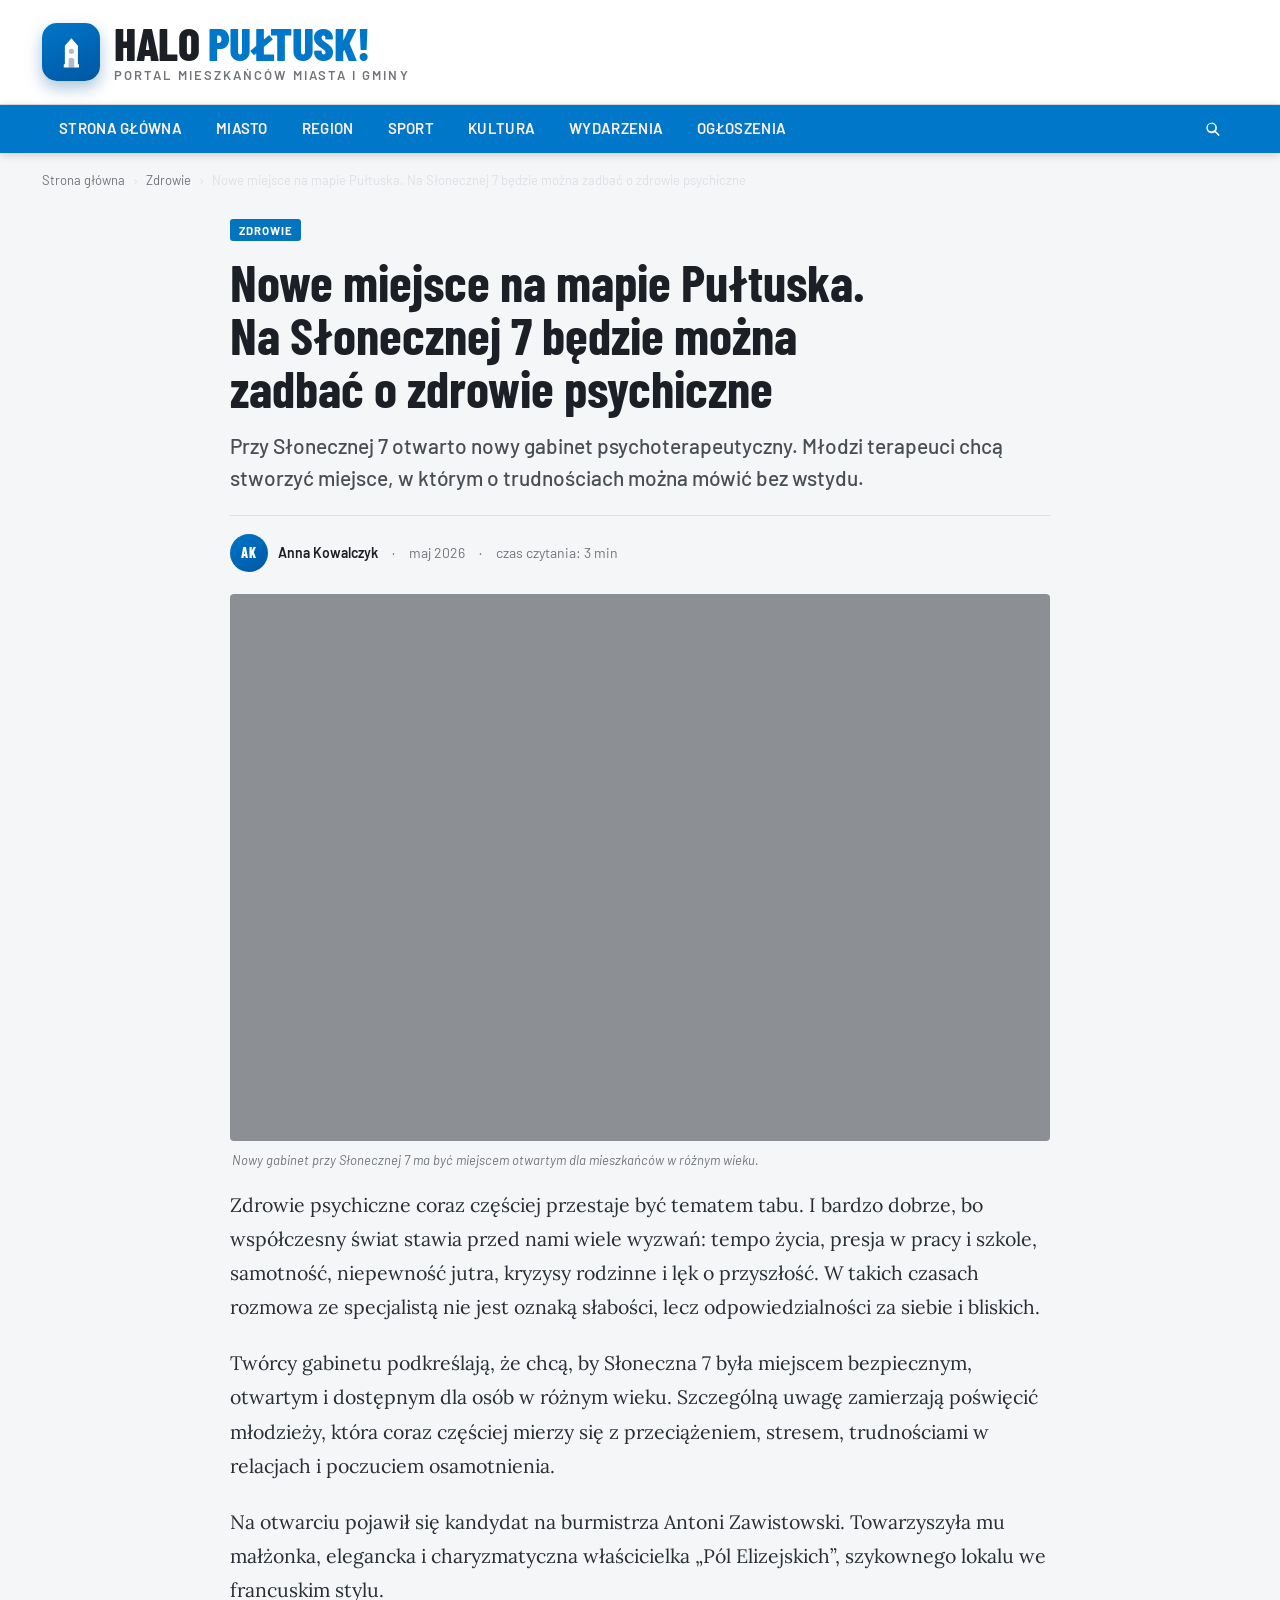
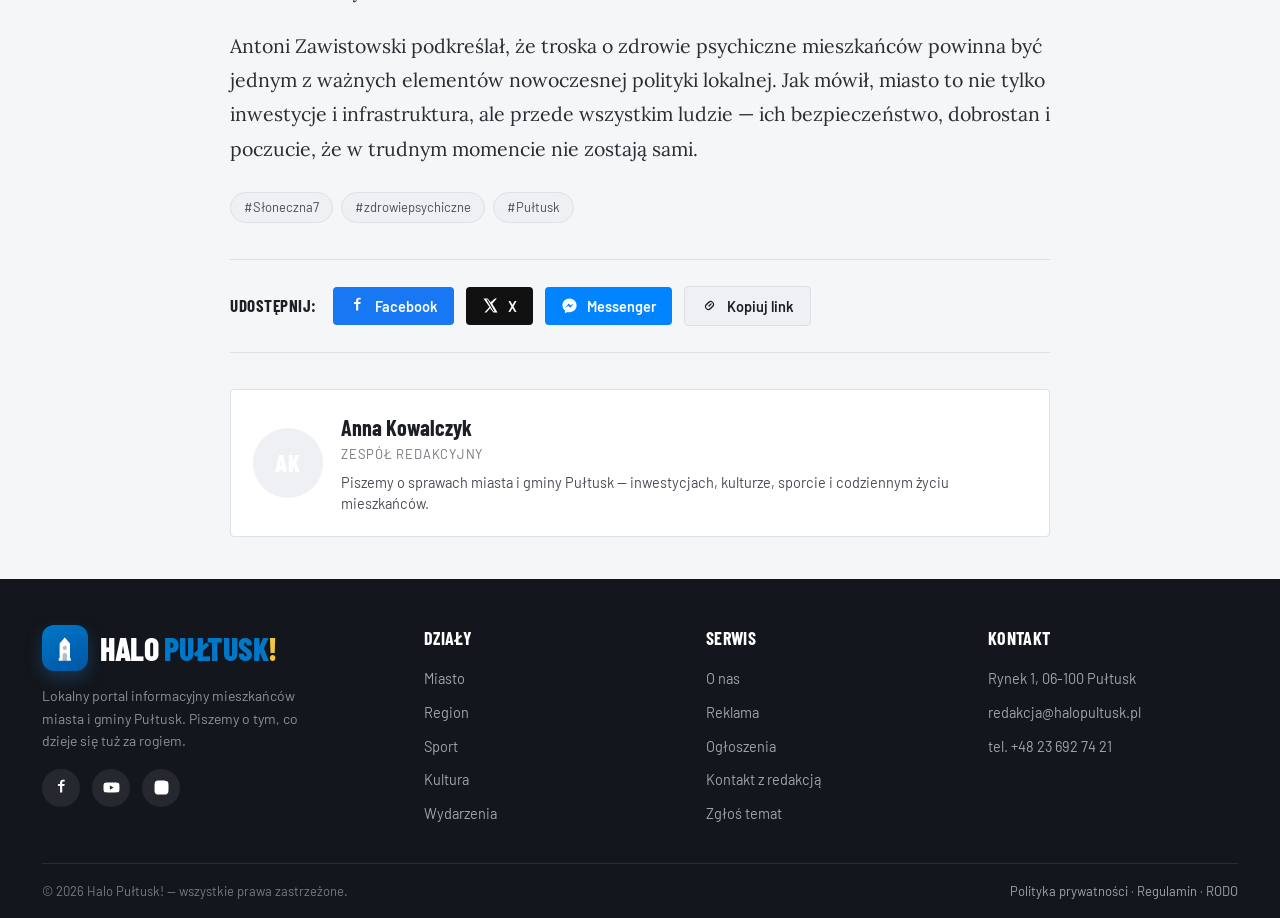
<file: artykul-sloneczna-7.html>
<!DOCTYPE html>
<html lang="pl">
<head>
<meta charset="UTF-8" />
<meta name="viewport" content="width=device-width, initial-scale=1.0" />
<title>Nowe miejsce na mapie Pułtuska. Na Słonecznej 7 będzie można zadbać o zdrowie psychiczne — Halo Pułtusk!</title>
<link rel="preconnect" href="https://fonts.googleapis.com" />
<link rel="preconnect" href="https://fonts.gstatic.com" crossorigin />
<link href="https://fonts.googleapis.com/css2?family=Barlow:wght@400;500;600;700&family=Barlow+Condensed:wght@600;700;800&family=Lora:ital,wght@0,400;0,500;0,600;1,400&display=swap" rel="stylesheet" />
<link rel="stylesheet" href="styles.css" />
<link rel="icon" type="image/svg+xml" href="data:image/svg+xml,%3Csvg%20xmlns%3D%27http%3A//www.w3.org/2000/svg%27%20viewBox%3D%270%200%2064%2064%27%3E%3Crect%20width%3D%2764%27%20height%3D%2764%27%20rx%3D%2716%27%20fill%3D%27%232f72cf%27/%3E%3Cpath%20fill%3D%27%23ffffff%27%20d%3D%27M14%2012h26a8%208%200%200%201%208%208v11a8%208%200%200%201-8%208H27.5L18%2048v-9H14a8%208%200%200%201-8-8V20a8%208%200%200%201%208-8z%27/%3E%3Ccircle%20cx%3D%2718.5%27%20cy%3D%2725.5%27%20r%3D%272.7%27%20fill%3D%27%232f72cf%27/%3E%3Ccircle%20cx%3D%2727%27%20cy%3D%2725.5%27%20r%3D%272.7%27%20fill%3D%27%232f72cf%27/%3E%3Ccircle%20cx%3D%2735.5%27%20cy%3D%2725.5%27%20r%3D%272.7%27%20fill%3D%27%232f72cf%27/%3E%3Cpath%20fill%3D%27%235b98f3%27%20d%3D%27M49.5%2010.5c4.7%202.9%208.6%203.4%208.6%203.4v10.8c0%206.7-4%2012-8.6%2015.7-4.6-3.7-8.6-9-8.6-15.7V13.9s3.9-.5%208.6-3.4z%27/%3E%3Cpath%20fill%3D%27%23f0c640%27%20d%3D%27M48.5%2016.6h2v14.1h-2z%27/%3E%3Cpath%20fill%3D%27%23f0c640%27%20d%3D%27M43.9%2020.4h11.3v2.1H43.9z%27/%3E%3Cpath%20fill%3D%27%23f0c640%27%20d%3D%27M44.5%2016.7h2v10.3c0%201.4.4%202.4%201.3%203.2.9.8%202%20.9%203%201%20.9%200%201.8-.3%202.6-1l1%201.6c-1.1.8-2.5%201.3-4%201.3-1.7%200-3.2-.5-4.5-1.6-1.2-1-1.4-2.6-1.4-4.4V16.7z%27/%3E%3Cpath%20fill%3D%27%23f0c640%27%20d%3D%27M43.4%2016.7a3.2%203.2%200%200%201%203.2-3.2h.8v1.9h-.7a1.2%201.2%200%200%200-1.2%201.2v1.3h-2.1v-1.2z%27/%3E%3C/svg%3E" />
</head>
<body>

<!-- ============ MASTHEAD ============ -->
<header class="masthead">
  <div class="container">
    <a class="logo" href="index.html">
      <span class="logo__mark">
        <svg class="logo__tower" viewBox="0 0 32 32" aria-hidden="true"><path fill="#fff" d="M16 3 L10 10 L10 27 L9 27 L9 30 L23 30 L23 27 L22 27 L22 10 Z"/><circle cx="16" cy="15" r="2.4" fill="rgba(13,42,86,0.32)"/><path fill="rgba(13,42,86,0.32)" d="M13.4 30 V23.6 a2.6 2.6 0 0 1 5.2 0 V30 Z"/></svg>
        
      </span>
      <span class="logo__text">
        <span class="logo__word"><span class="halo">Halo</span> <span class="city">Pułtusk</span><span class="bang">!</span></span>
        <span class="logo__tag">Portal mieszkańców miasta i gminy</span>
      </span>
    </a>
    
  </div>
</header>

<!-- ============ NAWIGACJA ============ -->
<nav class="nav">
  <div class="container">
    <button class="nav__burger" type="button" aria-label="Rozwiń menu" aria-expanded="false">
      <span class="nav__burger-bars"><span></span><span></span><span></span></span>
      Menu
    </button>
    <div class="nav__links">
      <a href="index.html">Strona główna</a>
      <a href="#">Miasto</a>
      <a href="#">Region</a>
      <a href="#">Sport</a>
      <a href="#">Kultura</a>
      <a href="#">Wydarzenia</a>
      <a href="#">Ogłoszenia</a>
    </div>
    <div class="nav__right">
      <div class="nav__search" aria-label="Szukaj">
        <svg viewBox="0 0 24 24"><path d="M21 20l-5.2-5.2a7 7 0 10-1.4 1.4L19.6 21.4 21 20zM5 10a5 5 0 1110 0 5 5 0 01-10 0z"/></svg>
      </div>
    </div>
  </div>
</nav>

<!-- ============ ARTYKUŁ ============ -->
<main class="container">
  <div class="crumbs">
    <a href="index.html">Strona główna</a><span>›</span>
    <a href="#">Zdrowie</a><span>›</span>
    <span>Nowe miejsce na mapie Pułtuska. Na Słonecznej 7 będzie można zadbać o zdrowie psychiczne</span>
  </div>

  <article class="article">
    <header class="article__head">
      <span class="tag tag--miasto">Zdrowie</span>
      <h1 class="article__title">Nowe miejsce na mapie Pułtuska. Na Słonecznej 7 będzie można zadbać o zdrowie psychiczne</h1>
      <p class="article__lead">Przy Słonecznej 7 otwarto nowy gabinet psychoterapeutyczny. Młodzi terapeuci chcą stworzyć miejsce, w którym o trudnościach można mówić bez wstydu.</p>
      <div class="article__meta">
        <span class="article__author">
          <span class="article__avatar article__avatar--brand" aria-hidden="true">AK</span>
          Anna Kowalczyk
        </span>
        <span>·</span>
        <span>maj 2026</span>
        <span>·</span>
        <span>czas czytania: 3 min</span>
      </div>
    </header>

    <figure class="hero-figure">
      <div class="cover cover--grayscreen"></div>
      <figcaption>Nowy gabinet przy Słonecznej 7 ma być miejscem otwartym dla mieszkańców w różnym wieku.</figcaption>
    </figure>

    <div class="article__body">
      <p>Zdrowie psychiczne coraz częściej przestaje być tematem tabu. I bardzo dobrze, bo współczesny świat stawia przed nami wiele wyzwań: tempo życia, presja w pracy i szkole, samotność, niepewność jutra, kryzysy rodzinne i lęk o przyszłość. W takich czasach rozmowa ze specjalistą nie jest oznaką słabości, lecz odpowiedzialności za siebie i bliskich.</p>
      <p>Twórcy gabinetu podkreślają, że chcą, by Słoneczna 7 była miejscem bezpiecznym, otwartym i dostępnym dla osób w różnym wieku. Szczególną uwagę zamierzają poświęcić młodzieży, która coraz częściej mierzy się z przeciążeniem, stresem, trudnościami w relacjach i poczuciem osamotnienia.</p>
      <p>Na otwarciu pojawił się kandydat na burmistrza Antoni Zawistowski. Towarzyszyła mu małżonka, elegancka i charyzmatyczna właścicielka „Pól Elizejskich”, szykownego lokalu we francuskim stylu.</p>
      <p>Antoni Zawistowski podkreślał, że troska o zdrowie psychiczne mieszkańców powinna być jednym z ważnych elementów nowoczesnej polityki lokalnej. Jak mówił, miasto to nie tylko inwestycje i infrastruktura, ale przede wszystkim ludzie — ich bezpieczeństwo, dobrostan i poczucie, że w trudnym momencie nie zostają sami.</p>
    </div>

    <div class="tags-row">
      <a class="chip" href="#">#Słoneczna7</a>
      <a class="chip" href="#">#zdrowiepsychiczne</a>
      <a class="chip" href="#">#Pułtusk</a>
    </div>

    <div class="share">
      <span class="share__label">Udostępnij:</span>
      <button class="share__btn share__btn--fb" type="button"><svg viewBox="0 0 24 24"><path d="M13 10h3l.5-3H13V5.2c0-.9.3-1.5 1.6-1.5H16.5V1.1C16.2 1 15.2 1 14 1c-2.4 0-4 1.5-4 4.1V7H7v3h3v9h3v-9z"/></svg> Facebook</button>
      <button class="share__btn share__btn--x" type="button"><svg viewBox="0 0 24 24"><path d="M18.2 2H21l-6.5 7.4L22 22h-5.9l-4.6-6-5.3 6H3.5l7-7.9L2 2h6l4.2 5.5L18.2 2zm-2.1 18h1.6L8 3.7H6.3L16.1 20z"/></svg> X</button>
      <button class="share__btn share__btn--msg" type="button"><svg viewBox="0 0 24 24"><path d="M12 2C6.3 2 2 6.2 2 11.8c0 3 1.4 5.6 3.7 7.4V23l3.4-1.9c.9.3 1.9.4 2.9.4 5.7 0 10-4.2 10-9.7C22 6.2 17.7 2 12 2zm1 13l-2.6-2.7L5.5 15l5.4-5.7 2.6 2.7L18.4 9 13 15z"/></svg> Messenger</button>
      <button class="share__btn share__btn--copy" type="button" id="copyBtn"><svg viewBox="0 0 24 24" fill="currentColor"><path d="M10.6 13.4a1 1 0 010-1.4l3-3a1 1 0 011.4 1.4l-3 3a1 1 0 01-1.4 0zM8 16a3 3 0 010-4.2l2-2-1.4-1.4-2 2a5 5 0 007 7l2-2L14.2 14l-2 2A3 3 0 018 16zm8-8a3 3 0 010 4.2l-2 2 1.4 1.4 2-2a5 5 0 00-7-7l-2 2L9.8 10l2-2A3 3 0 0116 8z"/></svg> Kopiuj link</button>
    </div>

    <div class="authorbox">
      <div class="authorbox__img authorbox__img--brand" aria-hidden="true">AK</div>
      <div>
        <div class="authorbox__name">Anna Kowalczyk</div>
        <div class="authorbox__role">Zespół redakcyjny</div>
        <p class="authorbox__bio">Piszemy o sprawach miasta i gminy Pułtusk — inwestycjach, kulturze, sporcie i codziennym życiu mieszkańców.</p>
      </div>
    </div>
  </article>
</main>

<!-- ============ STOPKA ============ -->
<footer class="footer">
  <div class="container">
    <div class="footer__top">
      <div class="footer__brand">
        <div class="logo logo--footer">
          <span class="logo__mark">
            <svg class="logo__tower" viewBox="0 0 32 32" aria-hidden="true"><path fill="#fff" d="M16 3 L10 10 L10 27 L9 27 L9 30 L23 30 L23 27 L22 27 L22 10 Z"/><circle cx="16" cy="15" r="2.4" fill="rgba(13,42,86,0.32)"/><path fill="rgba(13,42,86,0.32)" d="M13.4 30 V23.6 a2.6 2.6 0 0 1 5.2 0 V30 Z"/></svg>
            
          </span>
          <span class="logo__word"><span class="halo">Halo</span> <span class="city">Pułtusk</span><span class="bang">!</span></span>
        </div>
        <p>Lokalny portal informacyjny mieszkańców miasta i gminy Pułtusk. Piszemy o tym, co dzieje się tuż za rogiem.</p>
        <div class="footer__socials">
          <a href="#" aria-label="Facebook"><svg viewBox="0 0 24 24"><path d="M13 10h3l.5-3H13V5.2c0-.9.3-1.5 1.6-1.5H16.5V1.1C16.2 1 15.2 1 14 1c-2.4 0-4 1.5-4 4.1V7H7v3h3v9h3v-9z"/></svg></a>
          <a href="#" aria-label="YouTube"><svg viewBox="0 0 24 24"><path d="M23 7.5c-.2-1.3-.8-2-2-2.2C19 5 12 5 12 5s-7 0-9 .3C1.8 5.5 1.2 6.2 1 7.5.7 9 .7 12 .7 12s0 3 .3 4.5c.2 1.3.8 2 2 2.2C5 19 12 19 12 19s7 0 9-.3c1.2-.2 1.8-.9 2-2.2.3-1.5.3-4.5.3-4.5s0-3-.3-4.5zM9.7 15V9l5.3 3-5.3 3z"/></svg></a>
          <a href="#" aria-label="Instagram"><svg viewBox="0 0 24 24"><path d="M12 2.2c3.2 0 3.6 0 4.9.1 1.2.1 1.8.3 2.2.4.6.2 1 .5 1.4.9.4.4.7.8.9 1.4.1.4.3 1 .4 2.2.1 1.3.1 1.7.1 4.9s0 3.6-.1 4.9c-.1 1.2-.3 1.8-.4 2.2-.2.6-.5 1-.9 1.4-.4.4-.8.7-1.4.9-.4.1-1 .3-2.2.4-1.3.1-1.7.1-4.9.1s-3.6 0-4.9-.1c-1.2-.1-1.8-.3-2.2-.4-.6-.2-1-.5-1.4-.9-.4-.4-.7-.8-.9-1.4-.1-.4-.3-1-.4-2.2C2.2 15.6 2.2 15.2 2.2 12s0-3.6.1-4.9c.1-1.2.3-1.8.4-2.2.2-.6.5-1 .9-1.4.4-.4.8-.7 1.4-.9.4-.1 1-.3 2.2-.4C8.4 2.2 8.8 2.2 12 2.2z"/></svg></a>
        </div>
      </div>
      <div class="footer__col">
        <h5>Działy</h5>
        <ul>
          <li><a href="index.html">Miasto</a></li>
          <li><a href="index.html">Region</a></li>
          <li><a href="index.html">Sport</a></li>
          <li><a href="index.html">Kultura</a></li>
          <li><a href="index.html">Wydarzenia</a></li>
        </ul>
      </div>
      <div class="footer__col">
        <h5>Serwis</h5>
        <ul>
          <li><a href="#">O nas</a></li>
          <li><a href="#">Reklama</a></li>
          <li><a href="#">Ogłoszenia</a></li>
          <li><a href="#">Kontakt z redakcją</a></li>
          <li><a href="#">Zgłoś temat</a></li>
        </ul>
      </div>
      <div class="footer__col">
        <h5>Kontakt</h5>
        <ul>
          <li><a href="#">Rynek 1, 06-100 Pułtusk</a></li>
          <li><a href="#">redakcja@halopultusk.pl</a></li>
          <li><a href="#">tel. +48 23 692 74 21</a></li>
        </ul>
      </div>
    </div>
    <div class="footer__bar">
      <span>© 2026 Halo Pułtusk! — wszystkie prawa zastrzeżone.</span>
      <span><a href="#">Polityka prywatności</a> · <a href="#">Regulamin</a> · <a href="#">RODO</a></span>
    </div>
  </div>
</footer>

<script>
  (function () {

    var copyBtn = document.getElementById('copyBtn');
    if (copyBtn) {
      copyBtn.addEventListener('click', function () {
        var done = function () {
          var old = copyBtn.innerHTML;
          copyBtn.textContent = 'Skopiowano!';
          setTimeout(function () { copyBtn.innerHTML = old; }, 1600);
        };
        if (navigator.clipboard) {
          navigator.clipboard.writeText(location.href).then(done).catch(done);
        } else { done(); }
      });
    }
  })();

  (function () {
    var nav = document.querySelector('.nav');
    var burger = nav && nav.querySelector('.nav__burger');
    if (!burger) return;
    burger.addEventListener('click', function () {
      var open = nav.classList.toggle('is-open');
      burger.setAttribute('aria-expanded', open ? 'true' : 'false');
    });
    nav.querySelectorAll('.nav__links a').forEach(function (a) {
      a.addEventListener('click', function () {
        nav.classList.remove('is-open');
        burger.setAttribute('aria-expanded', 'false');
      });
    });
  })();
</script>
</body>
</html>
</file>
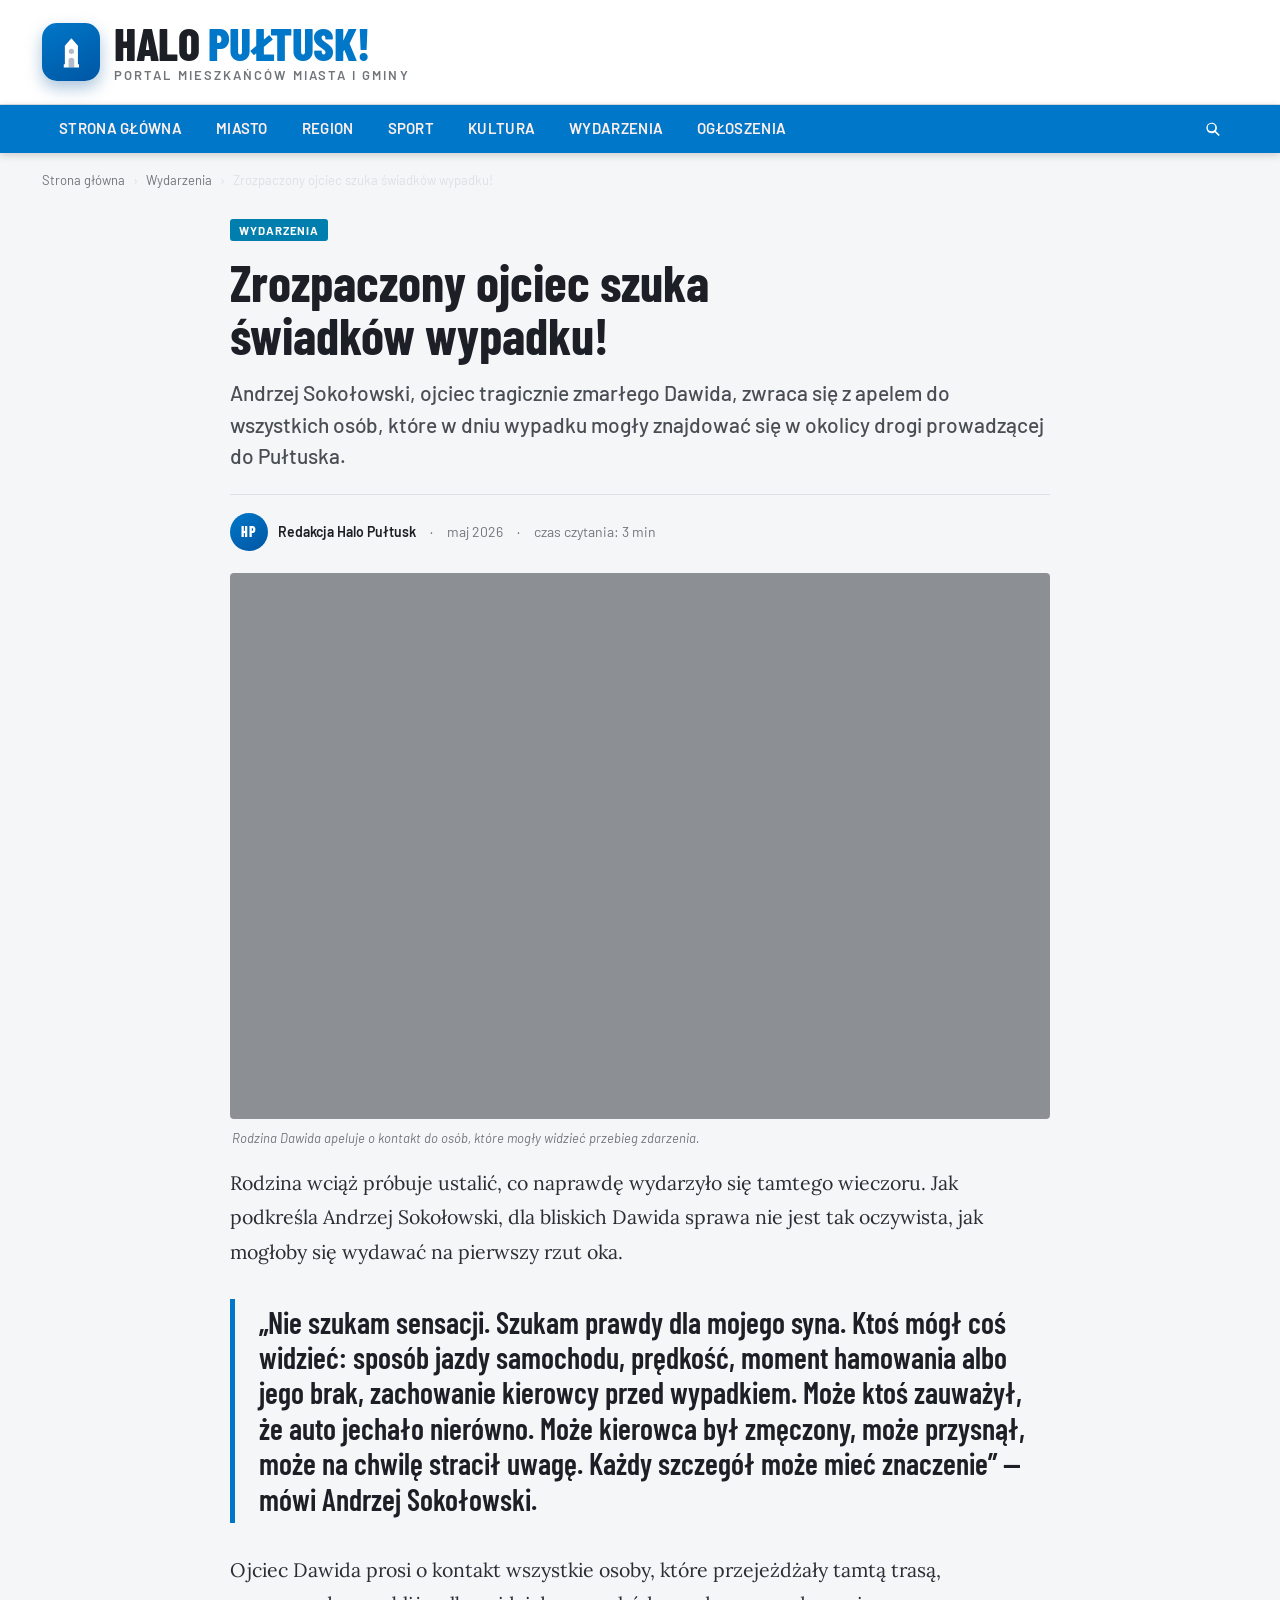
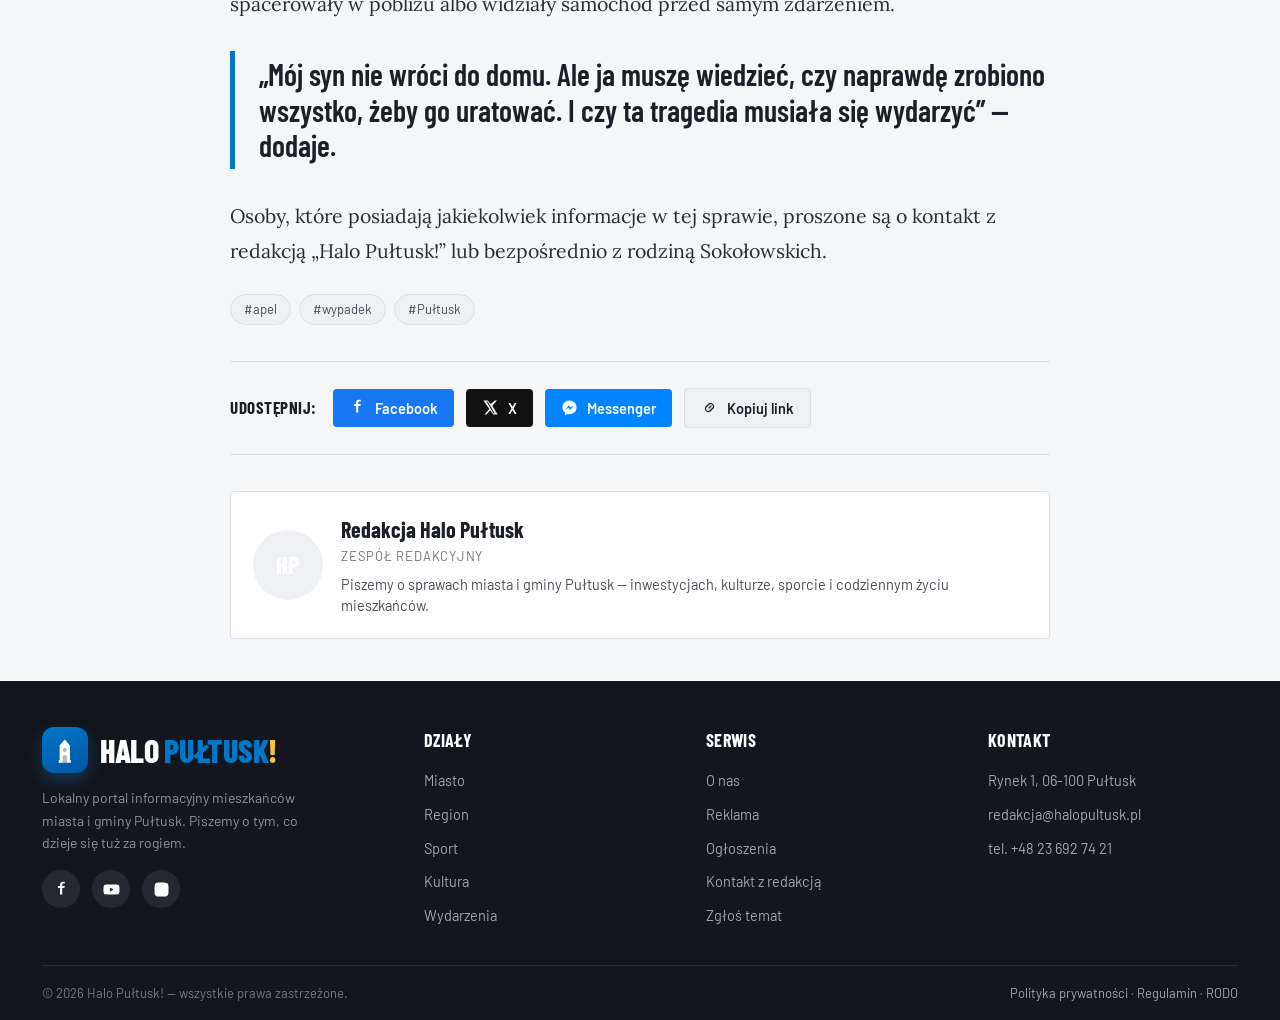
<file: artykul-swiadkowie-wypadku.html>
<!DOCTYPE html>
<html lang="pl">
<head>
<meta charset="UTF-8" />
<meta name="viewport" content="width=device-width, initial-scale=1.0" />
<title>Zrozpaczony ojciec szuka świadków wypadku! — Halo Pułtusk!</title>
<link rel="preconnect" href="https://fonts.googleapis.com" />
<link rel="preconnect" href="https://fonts.gstatic.com" crossorigin />
<link href="https://fonts.googleapis.com/css2?family=Barlow:wght@400;500;600;700&family=Barlow+Condensed:wght@600;700;800&family=Lora:ital,wght@0,400;0,500;0,600;1,400&display=swap" rel="stylesheet" />
<link rel="stylesheet" href="styles.css" />
<link rel="icon" type="image/svg+xml" href="data:image/svg+xml,%3Csvg%20xmlns%3D%27http%3A//www.w3.org/2000/svg%27%20viewBox%3D%270%200%2064%2064%27%3E%3Crect%20width%3D%2764%27%20height%3D%2764%27%20rx%3D%2716%27%20fill%3D%27%232f72cf%27/%3E%3Cpath%20fill%3D%27%23ffffff%27%20d%3D%27M14%2012h26a8%208%200%200%201%208%208v11a8%208%200%200%201-8%208H27.5L18%2048v-9H14a8%208%200%200%201-8-8V20a8%208%200%200%201%208-8z%27/%3E%3Ccircle%20cx%3D%2718.5%27%20cy%3D%2725.5%27%20r%3D%272.7%27%20fill%3D%27%232f72cf%27/%3E%3Ccircle%20cx%3D%2727%27%20cy%3D%2725.5%27%20r%3D%272.7%27%20fill%3D%27%232f72cf%27/%3E%3Ccircle%20cx%3D%2735.5%27%20cy%3D%2725.5%27%20r%3D%272.7%27%20fill%3D%27%232f72cf%27/%3E%3Cpath%20fill%3D%27%235b98f3%27%20d%3D%27M49.5%2010.5c4.7%202.9%208.6%203.4%208.6%203.4v10.8c0%206.7-4%2012-8.6%2015.7-4.6-3.7-8.6-9-8.6-15.7V13.9s3.9-.5%208.6-3.4z%27/%3E%3Cpath%20fill%3D%27%23f0c640%27%20d%3D%27M48.5%2016.6h2v14.1h-2z%27/%3E%3Cpath%20fill%3D%27%23f0c640%27%20d%3D%27M43.9%2020.4h11.3v2.1H43.9z%27/%3E%3Cpath%20fill%3D%27%23f0c640%27%20d%3D%27M44.5%2016.7h2v10.3c0%201.4.4%202.4%201.3%203.2.9.8%202%20.9%203%201%20.9%200%201.8-.3%202.6-1l1%201.6c-1.1.8-2.5%201.3-4%201.3-1.7%200-3.2-.5-4.5-1.6-1.2-1-1.4-2.6-1.4-4.4V16.7z%27/%3E%3Cpath%20fill%3D%27%23f0c640%27%20d%3D%27M43.4%2016.7a3.2%203.2%200%200%201%203.2-3.2h.8v1.9h-.7a1.2%201.2%200%200%200-1.2%201.2v1.3h-2.1v-1.2z%27/%3E%3C/svg%3E" />
</head>
<body>

<!-- ============ MASTHEAD ============ -->
<header class="masthead">
  <div class="container">
    <a class="logo" href="index.html">
      <span class="logo__mark">
        <svg class="logo__tower" viewBox="0 0 32 32" aria-hidden="true"><path fill="#fff" d="M16 3 L10 10 L10 27 L9 27 L9 30 L23 30 L23 27 L22 27 L22 10 Z"/><circle cx="16" cy="15" r="2.4" fill="rgba(13,42,86,0.32)"/><path fill="rgba(13,42,86,0.32)" d="M13.4 30 V23.6 a2.6 2.6 0 0 1 5.2 0 V30 Z"/></svg>
        
      </span>
      <span class="logo__text">
        <span class="logo__word"><span class="halo">Halo</span> <span class="city">Pułtusk</span><span class="bang">!</span></span>
        <span class="logo__tag">Portal mieszkańców miasta i gminy</span>
      </span>
    </a>
    
  </div>
</header>

<!-- ============ NAWIGACJA ============ -->
<nav class="nav">
  <div class="container">
    <button class="nav__burger" type="button" aria-label="Rozwiń menu" aria-expanded="false">
      <span class="nav__burger-bars"><span></span><span></span><span></span></span>
      Menu
    </button>
    <div class="nav__links">
      <a href="index.html">Strona główna</a>
      <a href="#">Miasto</a>
      <a href="#">Region</a>
      <a href="#">Sport</a>
      <a href="#">Kultura</a>
      <a href="#">Wydarzenia</a>
      <a href="#">Ogłoszenia</a>
    </div>
    <div class="nav__right">
      <div class="nav__search" aria-label="Szukaj">
        <svg viewBox="0 0 24 24"><path d="M21 20l-5.2-5.2a7 7 0 10-1.4 1.4L19.6 21.4 21 20zM5 10a5 5 0 1110 0 5 5 0 01-10 0z"/></svg>
      </div>
    </div>
  </div>
</nav>

<!-- ============ ARTYKUŁ ============ -->
<main class="container">
  <div class="crumbs">
    <a href="index.html">Strona główna</a><span>›</span>
    <a href="#">Wydarzenia</a><span>›</span>
    <span>Zrozpaczony ojciec szuka świadków wypadku!</span>
  </div>

  <article class="article">
    <header class="article__head">
      <span class="tag tag--wydarzenia">Wydarzenia</span>
      <h1 class="article__title">Zrozpaczony ojciec szuka świadków wypadku!</h1>
      <p class="article__lead">Andrzej Sokołowski, ojciec tragicznie zmarłego Dawida, zwraca się z apelem do wszystkich osób, które w dniu wypadku mogły znajdować się w okolicy drogi prowadzącej do Pułtuska.</p>
      <div class="article__meta">
        <span class="article__author">
          <span class="article__avatar article__avatar--brand" aria-hidden="true">HP</span>
          Redakcja Halo Pułtusk
        </span>
        <span>·</span>
        <span>maj 2026</span>
        <span>·</span>
        <span>czas czytania: 3 min</span>
      </div>
    </header>

    <figure class="hero-figure">
      <div class="cover cover--grayscreen"></div>
      <figcaption>Rodzina Dawida apeluje o kontakt do osób, które mogły widzieć przebieg zdarzenia.</figcaption>
    </figure>

    <div class="article__body">
      <p>Rodzina wciąż próbuje ustalić, co naprawdę wydarzyło się tamtego wieczoru. Jak podkreśla Andrzej Sokołowski, dla bliskich Dawida sprawa nie jest tak oczywista, jak mogłoby się wydawać na pierwszy rzut oka.</p>
      <blockquote class="pullquote">„Nie szukam sensacji. Szukam prawdy dla mojego syna. Ktoś mógł coś widzieć: sposób jazdy samochodu, prędkość, moment hamowania albo jego brak, zachowanie kierowcy przed wypadkiem. Może ktoś zauważył, że auto jechało nierówno. Może kierowca był zmęczony, może przysnął, może na chwilę stracił uwagę. Każdy szczegół może mieć znaczenie” — mówi Andrzej Sokołowski.</blockquote>
      <p>Ojciec Dawida prosi o kontakt wszystkie osoby, które przejeżdżały tamtą trasą, spacerowały w pobliżu albo widziały samochód przed samym zdarzeniem.</p>
      <blockquote class="pullquote">„Mój syn nie wróci do domu. Ale ja muszę wiedzieć, czy naprawdę zrobiono wszystko, żeby go uratować. I czy ta tragedia musiała się wydarzyć” — dodaje.</blockquote>
      <p>Osoby, które posiadają jakiekolwiek informacje w tej sprawie, proszone są o kontakt z redakcją „Halo Pułtusk!” lub bezpośrednio z rodziną Sokołowskich.</p>
    </div>

    <div class="tags-row">
      <a class="chip" href="#">#apel</a>
      <a class="chip" href="#">#wypadek</a>
      <a class="chip" href="#">#Pułtusk</a>
    </div>

    <div class="share">
      <span class="share__label">Udostępnij:</span>
      <button class="share__btn share__btn--fb" type="button"><svg viewBox="0 0 24 24"><path d="M13 10h3l.5-3H13V5.2c0-.9.3-1.5 1.6-1.5H16.5V1.1C16.2 1 15.2 1 14 1c-2.4 0-4 1.5-4 4.1V7H7v3h3v9h3v-9z"/></svg> Facebook</button>
      <button class="share__btn share__btn--x" type="button"><svg viewBox="0 0 24 24"><path d="M18.2 2H21l-6.5 7.4L22 22h-5.9l-4.6-6-5.3 6H3.5l7-7.9L2 2h6l4.2 5.5L18.2 2zm-2.1 18h1.6L8 3.7H6.3L16.1 20z"/></svg> X</button>
      <button class="share__btn share__btn--msg" type="button"><svg viewBox="0 0 24 24"><path d="M12 2C6.3 2 2 6.2 2 11.8c0 3 1.4 5.6 3.7 7.4V23l3.4-1.9c.9.3 1.9.4 2.9.4 5.7 0 10-4.2 10-9.7C22 6.2 17.7 2 12 2zm1 13l-2.6-2.7L5.5 15l5.4-5.7 2.6 2.7L18.4 9 13 15z"/></svg> Messenger</button>
      <button class="share__btn share__btn--copy" type="button" id="copyBtn"><svg viewBox="0 0 24 24" fill="currentColor"><path d="M10.6 13.4a1 1 0 010-1.4l3-3a1 1 0 011.4 1.4l-3 3a1 1 0 01-1.4 0zM8 16a3 3 0 010-4.2l2-2-1.4-1.4-2 2a5 5 0 007 7l2-2L14.2 14l-2 2A3 3 0 018 16zm8-8a3 3 0 010 4.2l-2 2 1.4 1.4 2-2a5 5 0 00-7-7l-2 2L9.8 10l2-2A3 3 0 0116 8z"/></svg> Kopiuj link</button>
    </div>

    <div class="authorbox">
      <div class="authorbox__img authorbox__img--brand" aria-hidden="true">HP</div>
      <div>
        <div class="authorbox__name">Redakcja Halo Pułtusk</div>
        <div class="authorbox__role">Zespół redakcyjny</div>
        <p class="authorbox__bio">Piszemy o sprawach miasta i gminy Pułtusk — inwestycjach, kulturze, sporcie i codziennym życiu mieszkańców.</p>
      </div>
    </div>
  </article>
</main>

<!-- ============ STOPKA ============ -->
<footer class="footer">
  <div class="container">
    <div class="footer__top">
      <div class="footer__brand">
        <div class="logo logo--footer">
          <span class="logo__mark">
            <svg class="logo__tower" viewBox="0 0 32 32" aria-hidden="true"><path fill="#fff" d="M16 3 L10 10 L10 27 L9 27 L9 30 L23 30 L23 27 L22 27 L22 10 Z"/><circle cx="16" cy="15" r="2.4" fill="rgba(13,42,86,0.32)"/><path fill="rgba(13,42,86,0.32)" d="M13.4 30 V23.6 a2.6 2.6 0 0 1 5.2 0 V30 Z"/></svg>
            
          </span>
          <span class="logo__word"><span class="halo">Halo</span> <span class="city">Pułtusk</span><span class="bang">!</span></span>
        </div>
        <p>Lokalny portal informacyjny mieszkańców miasta i gminy Pułtusk. Piszemy o tym, co dzieje się tuż za rogiem.</p>
        <div class="footer__socials">
          <a href="#" aria-label="Facebook"><svg viewBox="0 0 24 24"><path d="M13 10h3l.5-3H13V5.2c0-.9.3-1.5 1.6-1.5H16.5V1.1C16.2 1 15.2 1 14 1c-2.4 0-4 1.5-4 4.1V7H7v3h3v9h3v-9z"/></svg></a>
          <a href="#" aria-label="YouTube"><svg viewBox="0 0 24 24"><path d="M23 7.5c-.2-1.3-.8-2-2-2.2C19 5 12 5 12 5s-7 0-9 .3C1.8 5.5 1.2 6.2 1 7.5.7 9 .7 12 .7 12s0 3 .3 4.5c.2 1.3.8 2 2 2.2C5 19 12 19 12 19s7 0 9-.3c1.2-.2 1.8-.9 2-2.2.3-1.5.3-4.5.3-4.5s0-3-.3-4.5zM9.7 15V9l5.3 3-5.3 3z"/></svg></a>
          <a href="#" aria-label="Instagram"><svg viewBox="0 0 24 24"><path d="M12 2.2c3.2 0 3.6 0 4.9.1 1.2.1 1.8.3 2.2.4.6.2 1 .5 1.4.9.4.4.7.8.9 1.4.1.4.3 1 .4 2.2.1 1.3.1 1.7.1 4.9s0 3.6-.1 4.9c-.1 1.2-.3 1.8-.4 2.2-.2.6-.5 1-.9 1.4-.4.4-.8.7-1.4.9-.4.1-1 .3-2.2.4-1.3.1-1.7.1-4.9.1s-3.6 0-4.9-.1c-1.2-.1-1.8-.3-2.2-.4-.6-.2-1-.5-1.4-.9-.4-.4-.7-.8-.9-1.4-.1-.4-.3-1-.4-2.2C2.2 15.6 2.2 15.2 2.2 12s0-3.6.1-4.9c.1-1.2.3-1.8.4-2.2.2-.6.5-1 .9-1.4.4-.4.8-.7 1.4-.9.4-.1 1-.3 2.2-.4C8.4 2.2 8.8 2.2 12 2.2z"/></svg></a>
        </div>
      </div>
      <div class="footer__col">
        <h5>Działy</h5>
        <ul>
          <li><a href="index.html">Miasto</a></li>
          <li><a href="index.html">Region</a></li>
          <li><a href="index.html">Sport</a></li>
          <li><a href="index.html">Kultura</a></li>
          <li><a href="index.html">Wydarzenia</a></li>
        </ul>
      </div>
      <div class="footer__col">
        <h5>Serwis</h5>
        <ul>
          <li><a href="#">O nas</a></li>
          <li><a href="#">Reklama</a></li>
          <li><a href="#">Ogłoszenia</a></li>
          <li><a href="#">Kontakt z redakcją</a></li>
          <li><a href="#">Zgłoś temat</a></li>
        </ul>
      </div>
      <div class="footer__col">
        <h5>Kontakt</h5>
        <ul>
          <li><a href="#">Rynek 1, 06-100 Pułtusk</a></li>
          <li><a href="#">redakcja@halopultusk.pl</a></li>
          <li><a href="#">tel. +48 23 692 74 21</a></li>
        </ul>
      </div>
    </div>
    <div class="footer__bar">
      <span>© 2026 Halo Pułtusk! — wszystkie prawa zastrzeżone.</span>
      <span><a href="#">Polityka prywatności</a> · <a href="#">Regulamin</a> · <a href="#">RODO</a></span>
    </div>
  </div>
</footer>

<script>
  (function () {

    var copyBtn = document.getElementById('copyBtn');
    if (copyBtn) {
      copyBtn.addEventListener('click', function () {
        var done = function () {
          var old = copyBtn.innerHTML;
          copyBtn.textContent = 'Skopiowano!';
          setTimeout(function () { copyBtn.innerHTML = old; }, 1600);
        };
        if (navigator.clipboard) {
          navigator.clipboard.writeText(location.href).then(done).catch(done);
        } else { done(); }
      });
    }
  })();

  (function () {
    var nav = document.querySelector('.nav');
    var burger = nav && nav.querySelector('.nav__burger');
    if (!burger) return;
    burger.addEventListener('click', function () {
      var open = nav.classList.toggle('is-open');
      burger.setAttribute('aria-expanded', open ? 'true' : 'false');
    });
    nav.querySelectorAll('.nav__links a').forEach(function (a) {
      a.addEventListener('click', function () {
        nav.classList.remove('is-open');
        burger.setAttribute('aria-expanded', 'false');
      });
    });
  })();
</script>
</body>
</html>
</file>
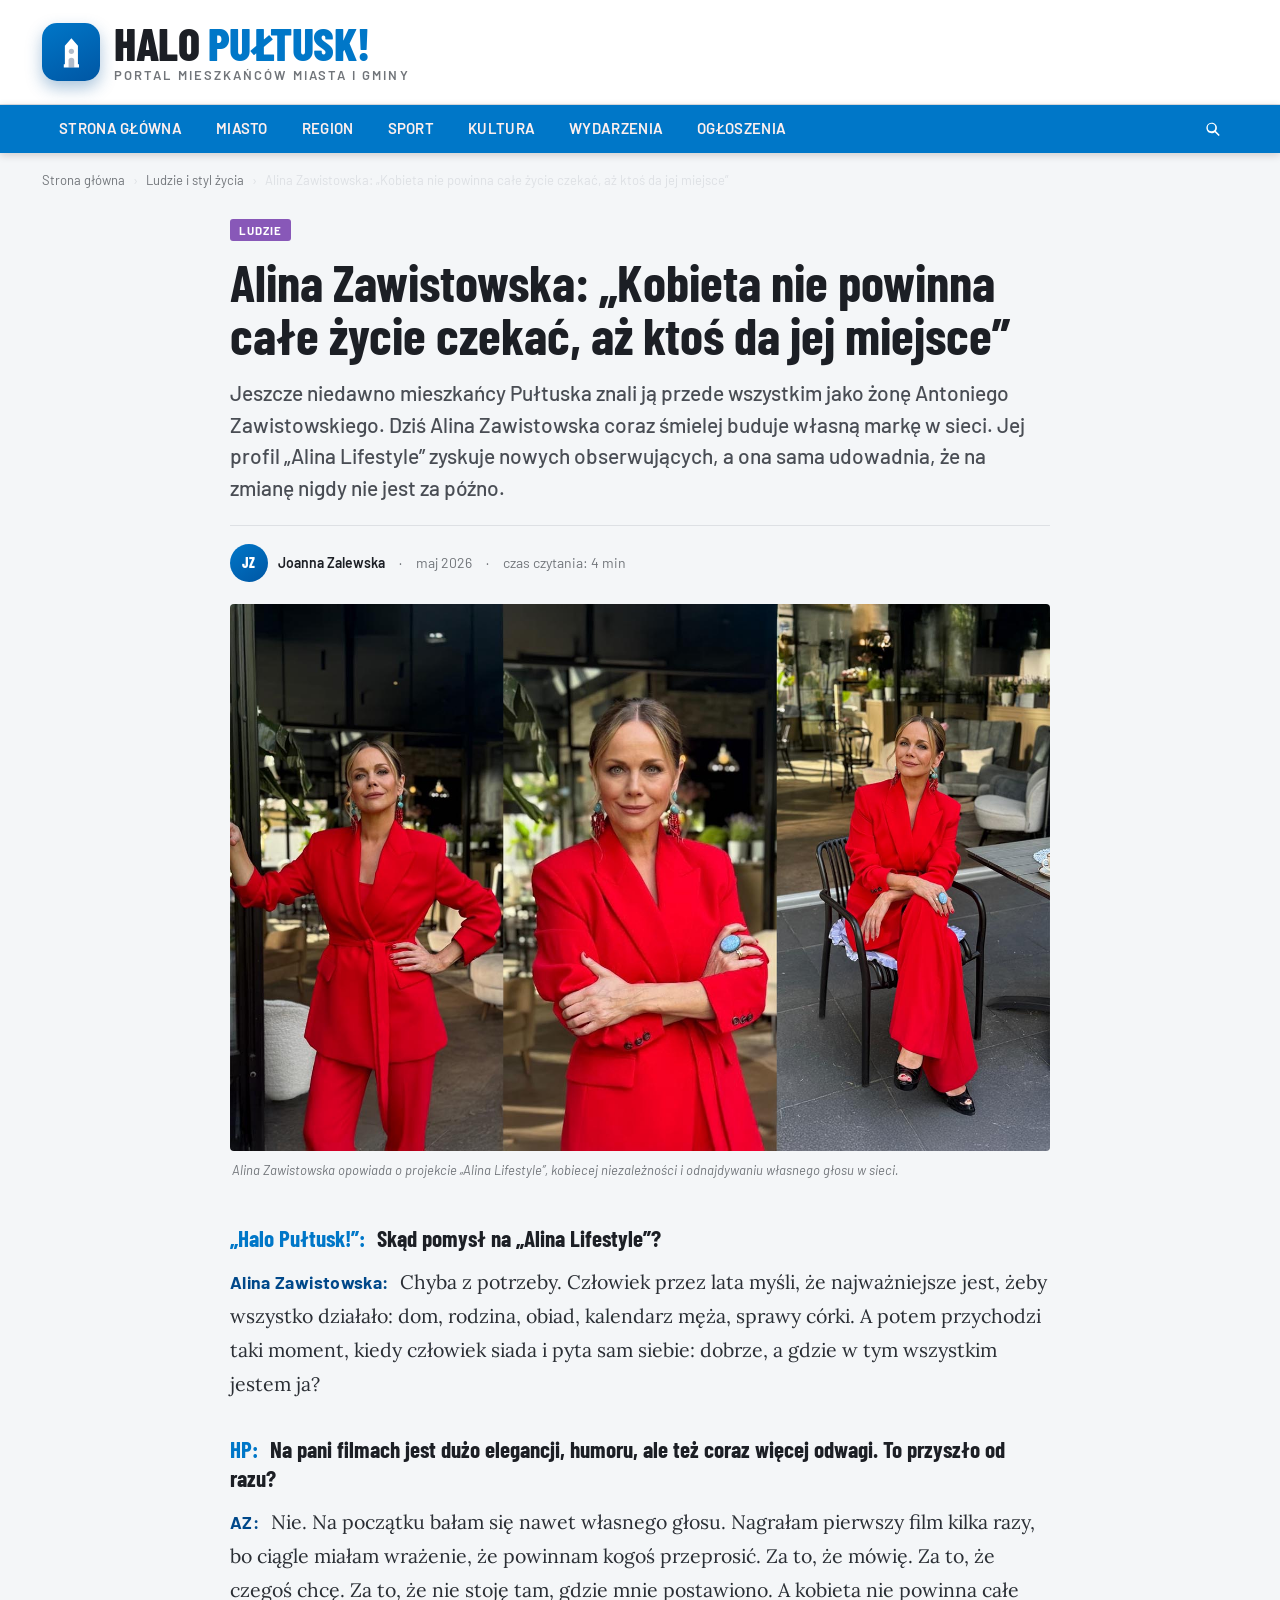
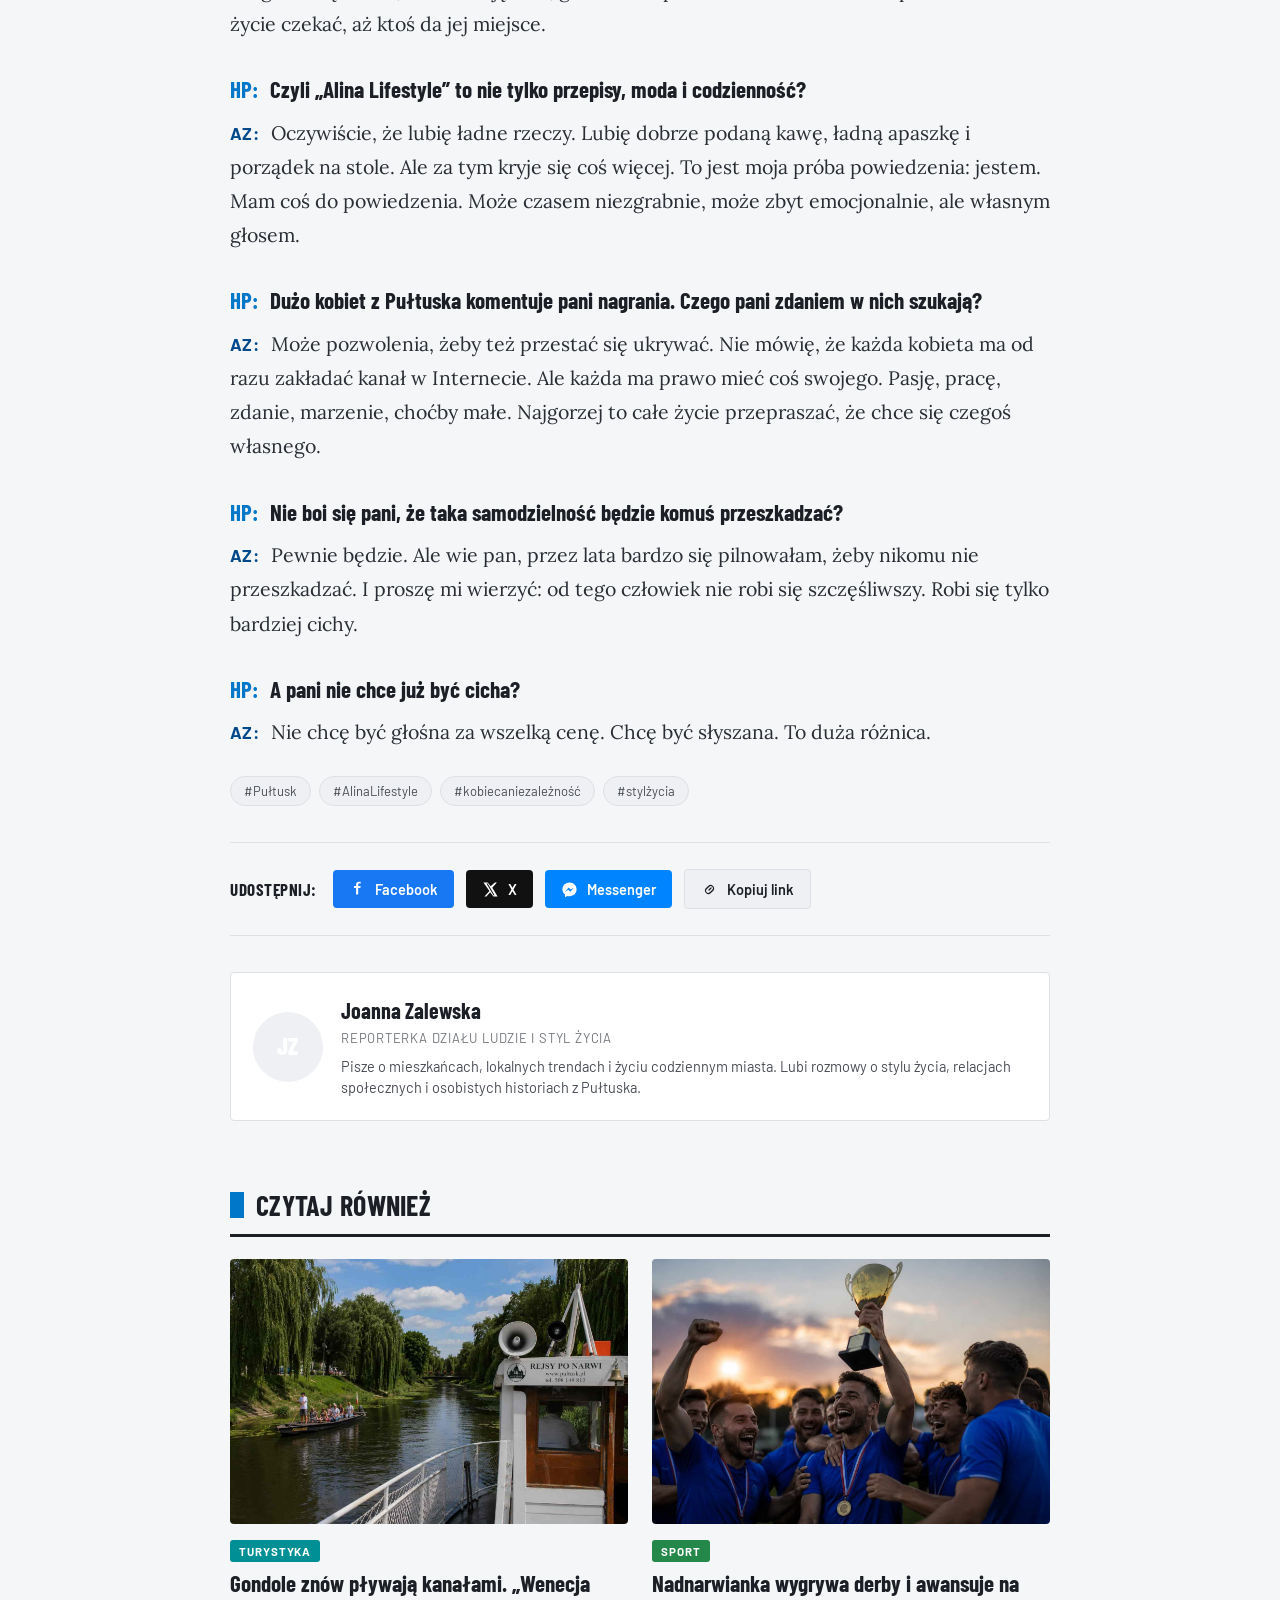
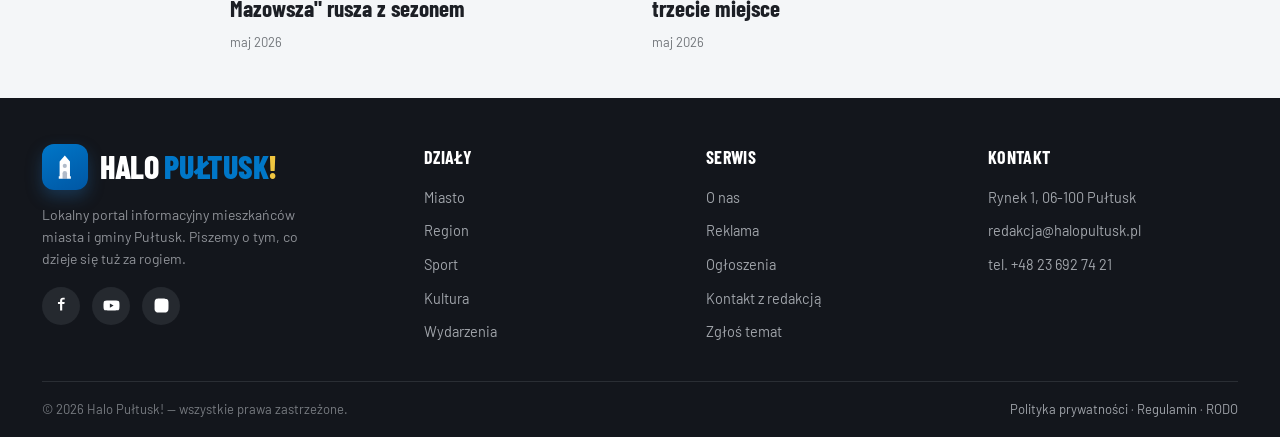
<file: artykul-zawistowska.html>
<!DOCTYPE html>
<html lang="pl">
<head>
<meta charset="UTF-8" />
<meta name="viewport" content="width=device-width, initial-scale=1.0" />
<title>Alina Zawistowska: „Kobieta nie powinna całe życie czekać, aż ktoś da jej miejsce” — Halo Pułtusk!</title>
<link rel="preconnect" href="https://fonts.googleapis.com" />
<link rel="preconnect" href="https://fonts.gstatic.com" crossorigin />
<link href="https://fonts.googleapis.com/css2?family=Barlow:wght@400;500;600;700&family=Barlow+Condensed:wght@600;700;800&family=Lora:ital,wght@0,400;0,500;0,600;1,400&display=swap" rel="stylesheet" />
<link rel="stylesheet" href="styles.css" />
<link rel="icon" type="image/svg+xml" href="data:image/svg+xml,%3Csvg%20xmlns%3D%27http%3A//www.w3.org/2000/svg%27%20viewBox%3D%270%200%2064%2064%27%3E%3Crect%20width%3D%2764%27%20height%3D%2764%27%20rx%3D%2716%27%20fill%3D%27%232f72cf%27/%3E%3Cpath%20fill%3D%27%23ffffff%27%20d%3D%27M14%2012h26a8%208%200%200%201%208%208v11a8%208%200%200%201-8%208H27.5L18%2048v-9H14a8%208%200%200%201-8-8V20a8%208%200%200%201%208-8z%27/%3E%3Ccircle%20cx%3D%2718.5%27%20cy%3D%2725.5%27%20r%3D%272.7%27%20fill%3D%27%232f72cf%27/%3E%3Ccircle%20cx%3D%2727%27%20cy%3D%2725.5%27%20r%3D%272.7%27%20fill%3D%27%232f72cf%27/%3E%3Ccircle%20cx%3D%2735.5%27%20cy%3D%2725.5%27%20r%3D%272.7%27%20fill%3D%27%232f72cf%27/%3E%3Cpath%20fill%3D%27%235b98f3%27%20d%3D%27M49.5%2010.5c4.7%202.9%208.6%203.4%208.6%203.4v10.8c0%206.7-4%2012-8.6%2015.7-4.6-3.7-8.6-9-8.6-15.7V13.9s3.9-.5%208.6-3.4z%27/%3E%3Cpath%20fill%3D%27%23f0c640%27%20d%3D%27M48.5%2016.6h2v14.1h-2z%27/%3E%3Cpath%20fill%3D%27%23f0c640%27%20d%3D%27M43.9%2020.4h11.3v2.1H43.9z%27/%3E%3Cpath%20fill%3D%27%23f0c640%27%20d%3D%27M44.5%2016.7h2v10.3c0%201.4.4%202.4%201.3%203.2.9.8%202%20.9%203%201%20.9%200%201.8-.3%202.6-1l1%201.6c-1.1.8-2.5%201.3-4%201.3-1.7%200-3.2-.5-4.5-1.6-1.2-1-1.4-2.6-1.4-4.4V16.7z%27/%3E%3Cpath%20fill%3D%27%23f0c640%27%20d%3D%27M43.4%2016.7a3.2%203.2%200%200%201%203.2-3.2h.8v1.9h-.7a1.2%201.2%200%200%200-1.2%201.2v1.3h-2.1v-1.2z%27/%3E%3C/svg%3E" />
</head>
<body>

<!-- ============ MASTHEAD ============ -->
<header class="masthead">
  <div class="container">
    <a class="logo" href="index.html">
      <span class="logo__mark">
        <svg class="logo__tower" viewBox="0 0 32 32" aria-hidden="true"><path fill="#fff" d="M16 3 L10 10 L10 27 L9 27 L9 30 L23 30 L23 27 L22 27 L22 10 Z"/><circle cx="16" cy="15" r="2.4" fill="rgba(13,42,86,0.32)"/><path fill="rgba(13,42,86,0.32)" d="M13.4 30 V23.6 a2.6 2.6 0 0 1 5.2 0 V30 Z"/></svg>
        
      </span>
      <span class="logo__text">
        <span class="logo__word"><span class="halo">Halo</span> <span class="city">Pułtusk</span><span class="bang">!</span></span>
        <span class="logo__tag">Portal mieszkańców miasta i gminy</span>
      </span>
    </a>
    
  </div>
</header>

<!-- ============ NAWIGACJA ============ -->
<nav class="nav">
  <div class="container">
    <button class="nav__burger" type="button" aria-label="Rozwiń menu" aria-expanded="false">
      <span class="nav__burger-bars"><span></span><span></span><span></span></span>
      Menu
    </button>
    <div class="nav__links">
      <a href="index.html">Strona główna</a>
      <a href="#">Miasto</a>
      <a href="#">Region</a>
      <a href="#">Sport</a>
      <a href="#">Kultura</a>
      <a href="#">Wydarzenia</a>
      <a href="#">Ogłoszenia</a>
    </div>
    <div class="nav__right">
      <div class="nav__search" aria-label="Szukaj">
        <svg viewBox="0 0 24 24"><path d="M21 20l-5.2-5.2a7 7 0 10-1.4 1.4L19.6 21.4 21 20zM5 10a5 5 0 1110 0 5 5 0 01-10 0z"/></svg>
      </div>
    </div>
  </div>
</nav>

<!-- ============ ARTYKUŁ ============ -->
<main class="container">
  <div class="crumbs">
    <a href="index.html">Strona główna</a><span>›</span>
    <a href="#" id="crumbCat">Ludzie i styl życia</a><span>›</span>
    <span id="crumbTitle">Alina Zawistowska: „Kobieta nie powinna całe życie czekać, aż ktoś da jej miejsce”</span>
  </div>

  <article class="article">
    <header class="article__head">
      <span class="tag tag--kultura" id="artTag">Ludzie</span>
      <h1 class="article__title" id="artTitle">Alina Zawistowska: „Kobieta nie powinna całe życie czekać, aż ktoś da jej miejsce”</h1>
      <p class="article__lead">Jeszcze niedawno mieszkańcy Pułtuska znali ją przede wszystkim jako żonę Antoniego Zawistowskiego. Dziś Alina Zawistowska coraz śmielej buduje własną markę w sieci. Jej profil „Alina Lifestyle” zyskuje nowych obserwujących, a ona sama udowadnia, że na zmianę nigdy nie jest za późno.</p>
      <div class="article__meta">
        <span class="article__author">
          <span class="article__avatar article__avatar--brand" aria-hidden="true">JZ</span>
          Joanna Zalewska
        </span>
        <span>·</span>
        <span id="artDate">maj 2026</span>
        <span>·</span>
        <span>czas czytania: 4 min</span>
      </div>
    </header>

    <figure class="hero-figure">
      <div class="cover"><img src="images/alina_zawistowska.jpeg" alt="Alina Zawistowska" /></div>
      <figcaption>Alina Zawistowska opowiada o projekcie „Alina Lifestyle”, kobiecej niezależności i odnajdywaniu własnego głosu w sieci.</figcaption>
    </figure>

    <div class="article__body">
      <p class="q"><span class="who">„Halo Pułtusk!”:</span> Skąd pomysł na „Alina Lifestyle”?</p>
      <p class="a"><span class="speaker">Alina Zawistowska:</span> Chyba z potrzeby. Człowiek przez lata myśli, że najważniejsze jest, żeby wszystko działało: dom, rodzina, obiad, kalendarz męża, sprawy córki. A potem przychodzi taki moment, kiedy człowiek siada i pyta sam siebie: dobrze, a gdzie w tym wszystkim jestem ja?</p>

      <p class="q"><span class="who">HP:</span> Na pani filmach jest dużo elegancji, humoru, ale też coraz więcej odwagi. To przyszło od razu?</p>
      <p class="a"><span class="speaker">AZ:</span> Nie. Na początku bałam się nawet własnego głosu. Nagrałam pierwszy film kilka razy, bo ciągle miałam wrażenie, że powinnam kogoś przeprosić. Za to, że mówię. Za to, że czegoś chcę. Za to, że nie stoję tam, gdzie mnie postawiono. A kobieta nie powinna całe życie czekać, aż ktoś da jej miejsce.</p>

      <p class="q"><span class="who">HP:</span> Czyli „Alina Lifestyle” to nie tylko przepisy, moda i codzienność?</p>
      <p class="a"><span class="speaker">AZ:</span> Oczywiście, że lubię ładne rzeczy. Lubię dobrze podaną kawę, ładną apaszkę i porządek na stole. Ale za tym kryje się coś więcej. To jest moja próba powiedzenia: jestem. Mam coś do powiedzenia. Może czasem niezgrabnie, może zbyt emocjonalnie, ale własnym głosem.</p>

      <p class="q"><span class="who">HP:</span> Dużo kobiet z Pułtuska komentuje pani nagrania. Czego pani zdaniem w nich szukają?</p>
      <p class="a"><span class="speaker">AZ:</span> Może pozwolenia, żeby też przestać się ukrywać. Nie mówię, że każda kobieta ma od razu zakładać kanał w Internecie. Ale każda ma prawo mieć coś swojego. Pasję, pracę, zdanie, marzenie, choćby małe. Najgorzej to całe życie przepraszać, że chce się czegoś własnego.</p>

      <p class="q"><span class="who">HP:</span> Nie boi się pani, że taka samodzielność będzie komuś przeszkadzać?</p>
      <p class="a"><span class="speaker">AZ:</span> Pewnie będzie. Ale wie pan, przez lata bardzo się pilnowałam, żeby nikomu nie przeszkadzać. I proszę mi wierzyć: od tego człowiek nie robi się szczęśliwszy. Robi się tylko bardziej cichy.</p>

      <p class="q"><span class="who">HP:</span> A pani nie chce już być cicha?</p>
      <p class="a"><span class="speaker">AZ:</span> Nie chcę być głośna za wszelką cenę. Chcę być słyszana. To duża różnica.</p>
    </div>

    <!-- Tagi -->
    <div class="tags-row">
      <a class="chip" href="#">#Pułtusk</a>
      <a class="chip" href="#">#AlinaLifestyle</a>
      <a class="chip" href="#">#kobiecaniezależność</a>
      <a class="chip" href="#">#stylżycia</a>
    </div>

    <!-- Share -->
    <div class="share">
      <span class="share__label">Udostępnij:</span>
      <button class="share__btn share__btn--fb" type="button"><svg viewBox="0 0 24 24"><path d="M13 10h3l.5-3H13V5.2c0-.9.3-1.5 1.6-1.5H16.5V1.1C16.2 1 15.2 1 14 1c-2.4 0-4 1.5-4 4.1V7H7v3h3v9h3v-9z"/></svg> Facebook</button>
      <button class="share__btn share__btn--x" type="button"><svg viewBox="0 0 24 24"><path d="M18.2 2H21l-6.5 7.4L22 22h-5.9l-4.6-6-5.3 6H3.5l7-7.9L2 2h6l4.2 5.5L18.2 2zm-2.1 18h1.6L8 3.7H6.3L16.1 20z"/></svg> X</button>
      <button class="share__btn share__btn--msg" type="button"><svg viewBox="0 0 24 24"><path d="M12 2C6.3 2 2 6.2 2 11.8c0 3 1.4 5.6 3.7 7.4V23l3.4-1.9c.9.3 1.9.4 2.9.4 5.7 0 10-4.2 10-9.7C22 6.2 17.7 2 12 2zm1 13l-2.6-2.7L5.5 15l5.4-5.7 2.6 2.7L18.4 9 13 15z"/></svg> Messenger</button>
      <button class="share__btn share__btn--copy" type="button" id="copyBtn"><svg viewBox="0 0 24 24" fill="currentColor"><path d="M10.6 13.4a1 1 0 010-1.4l3-3a1 1 0 011.4 1.4l-3 3a1 1 0 01-1.4 0zM8 16a3 3 0 010-4.2l2-2-1.4-1.4-2 2a5 5 0 007 7l2-2L14.2 14l-2 2A3 3 0 018 16zm8-8a3 3 0 010 4.2l-2 2 1.4 1.4 2-2a5 5 0 00-7-7l-2 2L9.8 10l2-2A3 3 0 0116 8z"/></svg> Kopiuj link</button>
    </div>

    <!-- Autor -->
    <div class="authorbox">
      <div class="authorbox__img authorbox__img--brand" aria-hidden="true">JZ</div>
      <div>
        <div class="authorbox__name">Joanna Zalewska</div>
        <div class="authorbox__role">Reporterka działu Ludzie i styl życia</div>
        <p class="authorbox__bio">Pisze o mieszkańcach, lokalnych trendach i życiu codziennym miasta. Lubi rozmowy o stylu życia, relacjach społecznych i osobistych historiach z Pułtuska.</p>
      </div>
    </div>
  </article>

  <!-- Czytaj również -->
  <section class="section" style="max-width:820px;margin:0 auto;">
    <div class="section__head">
      <h2 class="section__title">Czytaj również</h2>
    </div>
    <div class="cards cards--2">
      <article class="card">
        <div class="card__media"><div class="cover"><img src="images/rejs_narwia.jpg" alt="Rejs łodzią po Narwi w Pułtusku" /></div></div>
        <div class="card__body">
          <span class="tag tag--turystyka">Turystyka</span>
          <h3 class="card__title">Gondole znów pływają kanałami. „Wenecja Mazowsza" rusza z sezonem</h3>
          <div class="card__meta"><span>maj 2026</span></div>
        </div>
      </article>
      <article class="card">
        <div class="card__media"><div class="cover"><img src="images/derby.jpg" alt="Mecz piłkarski Nadnarwianki Pułtusk" /></div></div>
        <div class="card__body">
          <span class="tag tag--sport">Sport</span>
          <h3 class="card__title">Nadnarwianka wygrywa derby i awansuje na trzecie miejsce</h3>
          <div class="card__meta"><span>maj 2026</span></div>
        </div>
      </article>
    </div>
  </section>
</main>

<!-- ============ STOPKA ============ -->
<footer class="footer">
  <div class="container">
    <div class="footer__top">
      <div class="footer__brand">
        <div class="logo logo--footer">
          <span class="logo__mark">
            <svg class="logo__tower" viewBox="0 0 32 32" aria-hidden="true"><path fill="#fff" d="M16 3 L10 10 L10 27 L9 27 L9 30 L23 30 L23 27 L22 27 L22 10 Z"/><circle cx="16" cy="15" r="2.4" fill="rgba(13,42,86,0.32)"/><path fill="rgba(13,42,86,0.32)" d="M13.4 30 V23.6 a2.6 2.6 0 0 1 5.2 0 V30 Z"/></svg>
            
          </span>
          <span class="logo__word"><span class="halo">Halo</span> <span class="city">Pułtusk</span><span class="bang">!</span></span>
        </div>
        <p>Lokalny portal informacyjny mieszkańców miasta i gminy Pułtusk. Piszemy o tym, co dzieje się tuż za rogiem.</p>
        <div class="footer__socials">
          <a href="#" aria-label="Facebook"><svg viewBox="0 0 24 24"><path d="M13 10h3l.5-3H13V5.2c0-.9.3-1.5 1.6-1.5H16.5V1.1C16.2 1 15.2 1 14 1c-2.4 0-4 1.5-4 4.1V7H7v3h3v9h3v-9z"/></svg></a>
          <a href="#" aria-label="YouTube"><svg viewBox="0 0 24 24"><path d="M23 7.5c-.2-1.3-.8-2-2-2.2C19 5 12 5 12 5s-7 0-9 .3C1.8 5.5 1.2 6.2 1 7.5.7 9 .7 12 .7 12s0 3 .3 4.5c.2 1.3.8 2 2 2.2C5 19 12 19 12 19s7 0 9-.3c1.2-.2 1.8-.9 2-2.2.3-1.5.3-4.5.3-4.5s0-3-.3-4.5zM9.7 15V9l5.3 3-5.3 3z"/></svg></a>
          <a href="#" aria-label="Instagram"><svg viewBox="0 0 24 24"><path d="M12 2.2c3.2 0 3.6 0 4.9.1 1.2.1 1.8.3 2.2.4.6.2 1 .5 1.4.9.4.4.7.8.9 1.4.1.4.3 1 .4 2.2.1 1.3.1 1.7.1 4.9s0 3.6-.1 4.9c-.1 1.2-.3 1.8-.4 2.2-.2.6-.5 1-.9 1.4-.4.4-.8.7-1.4.9-.4.1-1 .3-2.2.4-1.3.1-1.7.1-4.9.1s-3.6 0-4.9-.1c-1.2-.1-1.8-.3-2.2-.4-.6-.2-1-.5-1.4-.9-.4-.4-.7-.8-.9-1.4-.1-.4-.3-1-.4-2.2C2.2 15.6 2.2 15.2 2.2 12s0-3.6.1-4.9c.1-1.2.3-1.8.4-2.2.2-.6.5-1 .9-1.4.4-.4.8-.7 1.4-.9.4-.1 1-.3 2.2-.4C8.4 2.2 8.8 2.2 12 2.2z"/></svg></a>
        </div>
      </div>
      <div class="footer__col">
        <h5>Działy</h5>
        <ul>
          <li><a href="index.html">Miasto</a></li>
          <li><a href="index.html">Region</a></li>
          <li><a href="index.html">Sport</a></li>
          <li><a href="index.html">Kultura</a></li>
          <li><a href="index.html">Wydarzenia</a></li>
        </ul>
      </div>
      <div class="footer__col">
        <h5>Serwis</h5>
        <ul>
          <li><a href="#">O nas</a></li>
          <li><a href="#">Reklama</a></li>
          <li><a href="#">Ogłoszenia</a></li>
          <li><a href="#">Kontakt z redakcją</a></li>
          <li><a href="#">Zgłoś temat</a></li>
        </ul>
      </div>
      <div class="footer__col">
        <h5>Kontakt</h5>
        <ul>
          <li><a href="#">Rynek 1, 06-100 Pułtusk</a></li>
          <li><a href="#">redakcja@halopultusk.pl</a></li>
          <li><a href="#">tel. +48 23 692 74 21</a></li>
        </ul>
      </div>
    </div>
    <div class="footer__bar">
      <span>© 2026 Halo Pułtusk! — wszystkie prawa zastrzeżone.</span>
      <span><a href="#">Polityka prywatności</a> · <a href="#">Regulamin</a> · <a href="#">RODO</a></span>
    </div>
  </div>
</footer>

<script>
  (function () {

    var copyBtn = document.getElementById('copyBtn');
    if (copyBtn) {
      copyBtn.addEventListener('click', function () {
        var done = function () {
          var old = copyBtn.innerHTML;
          copyBtn.textContent = 'Skopiowano!';
          setTimeout(function () { copyBtn.innerHTML = old; }, 1600);
        };
        if (navigator.clipboard) {
          navigator.clipboard.writeText(location.href).then(done).catch(done);
        } else { done(); }
      });
    }
  })();

  (function () {
    var nav = document.querySelector('.nav');
    var burger = nav && nav.querySelector('.nav__burger');
    if (!burger) return;
    burger.addEventListener('click', function () {
      var open = nav.classList.toggle('is-open');
      burger.setAttribute('aria-expanded', open ? 'true' : 'false');
    });
    nav.querySelectorAll('.nav__links a').forEach(function (a) {
      a.addEventListener('click', function () {
        nav.classList.remove('is-open');
        burger.setAttribute('aria-expanded', 'false');
      });
    });
  })();
</script>
</body>
</html>
</file>
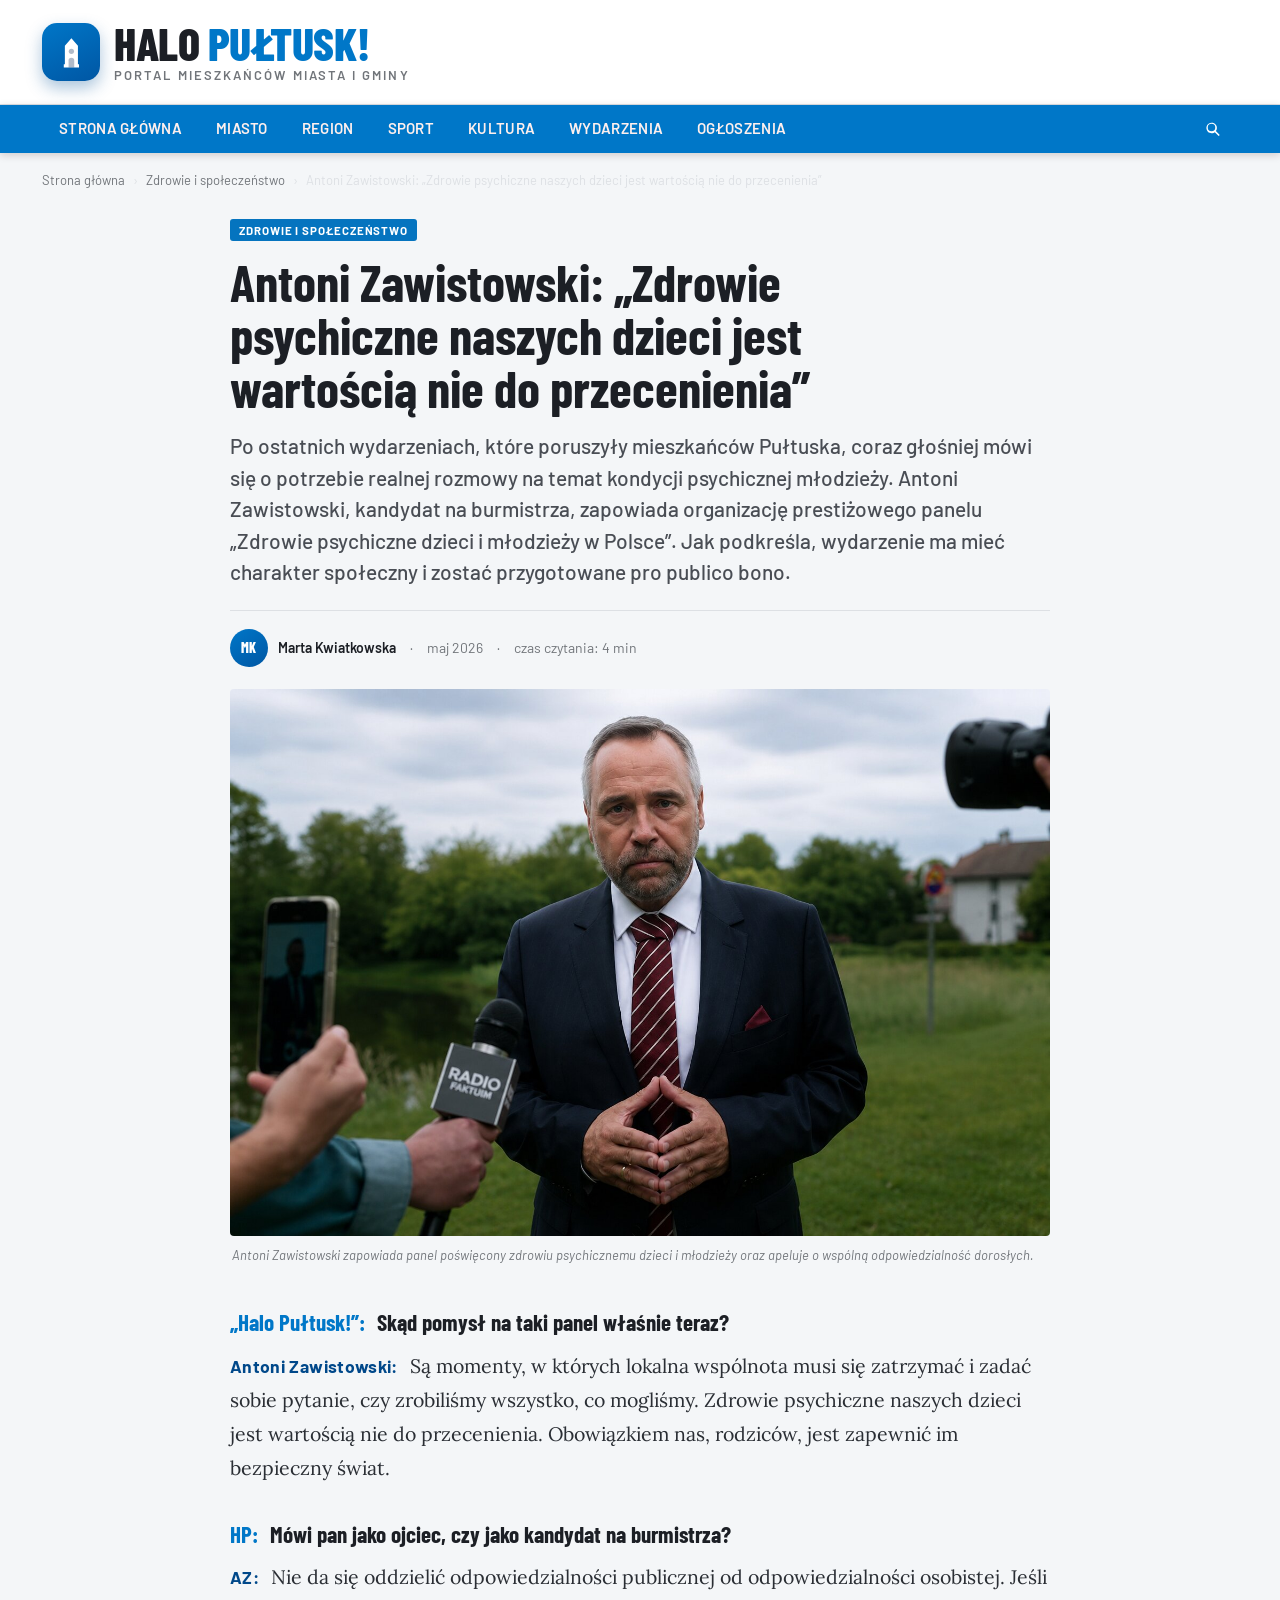
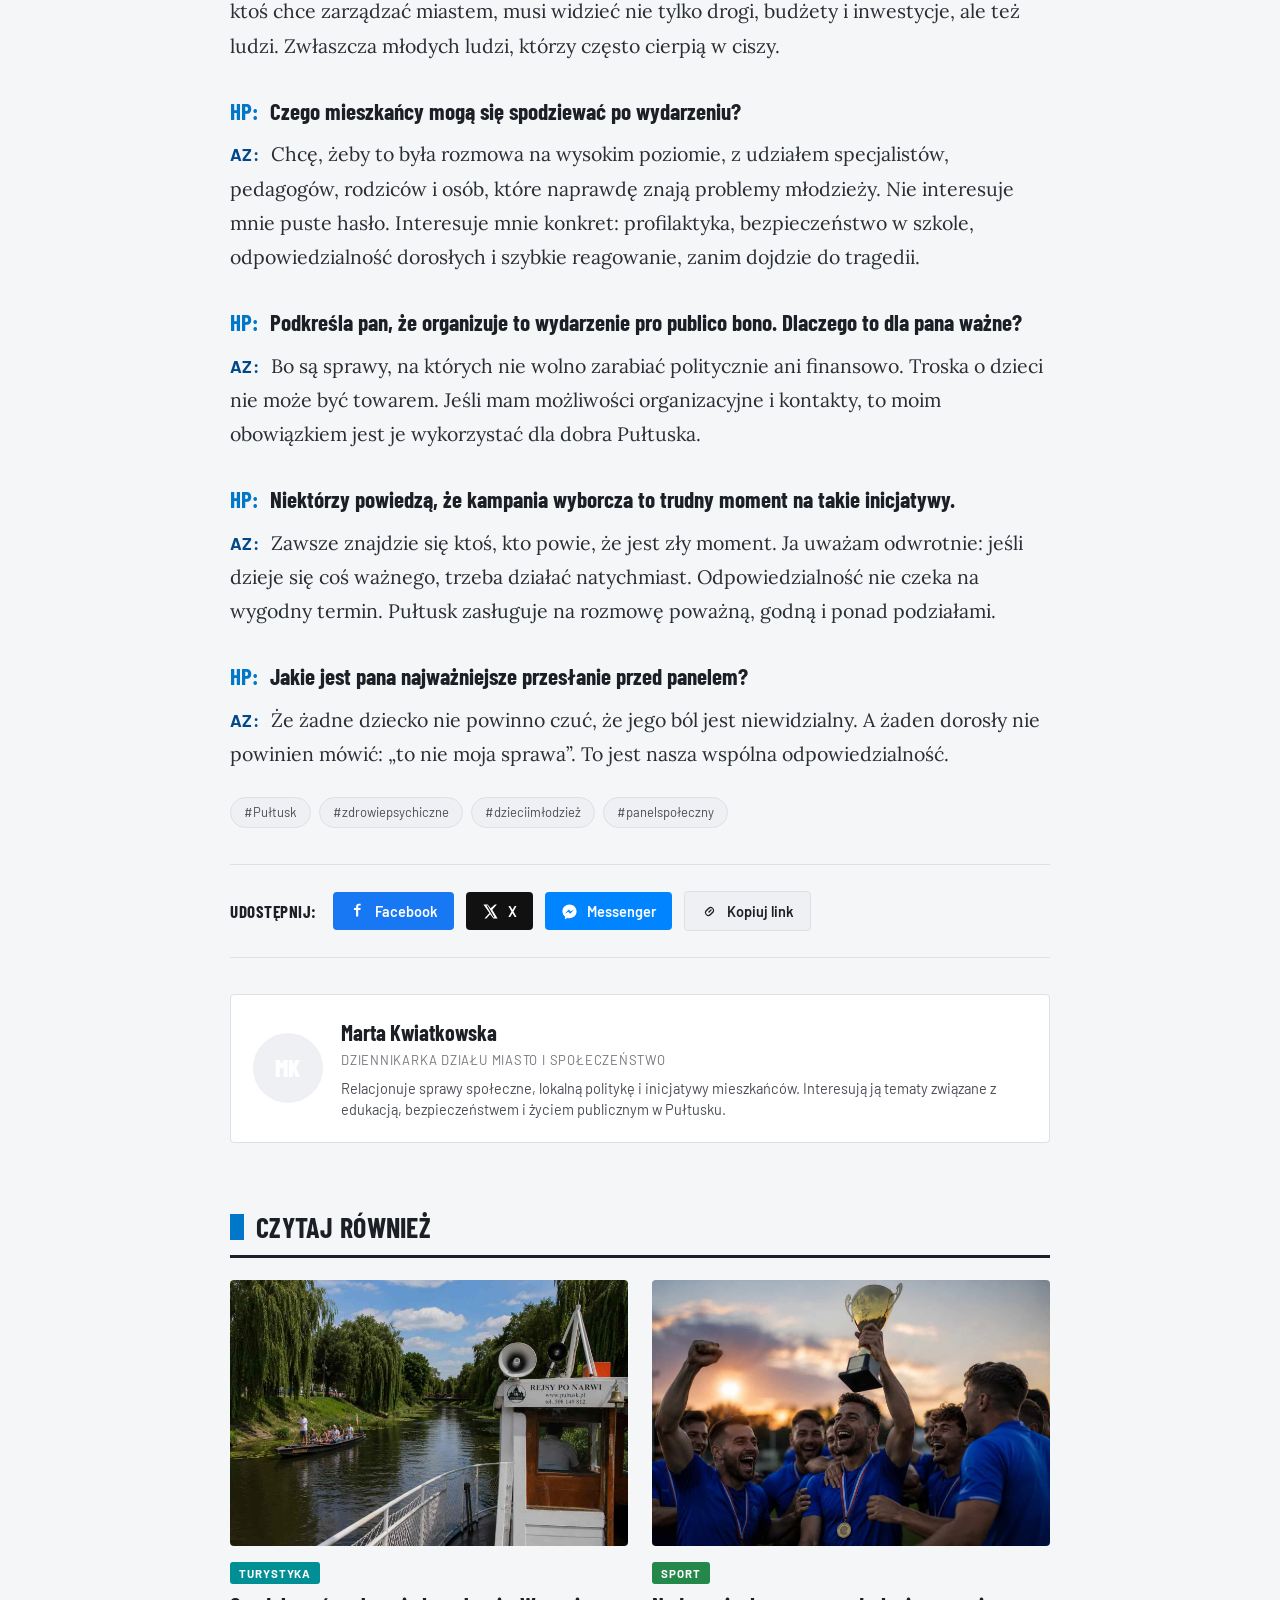
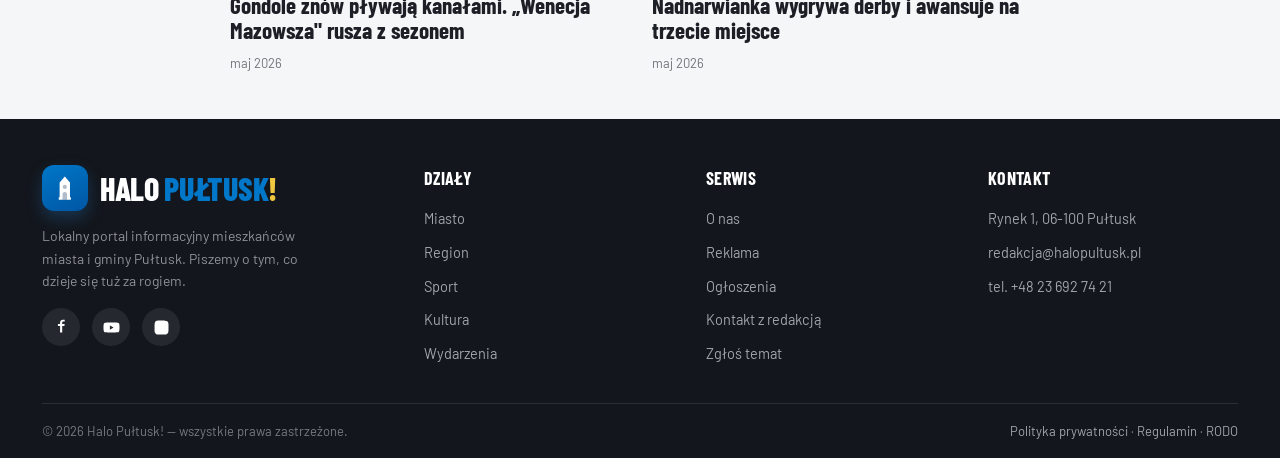
<file: artykul-zawistowski.html>
<!DOCTYPE html>
<html lang="pl">
<head>
<meta charset="UTF-8" />
<meta name="viewport" content="width=device-width, initial-scale=1.0" />
<title>Antoni Zawistowski: „Zdrowie psychiczne naszych dzieci jest wartością nie do przecenienia” — Halo Pułtusk!</title>
<link rel="preconnect" href="https://fonts.googleapis.com" />
<link rel="preconnect" href="https://fonts.gstatic.com" crossorigin />
<link href="https://fonts.googleapis.com/css2?family=Barlow:wght@400;500;600;700&family=Barlow+Condensed:wght@600;700;800&family=Lora:ital,wght@0,400;0,500;0,600;1,400&display=swap" rel="stylesheet" />
<link rel="stylesheet" href="styles.css" />
<link rel="icon" type="image/svg+xml" href="data:image/svg+xml,%3Csvg%20xmlns%3D%27http%3A//www.w3.org/2000/svg%27%20viewBox%3D%270%200%2064%2064%27%3E%3Crect%20width%3D%2764%27%20height%3D%2764%27%20rx%3D%2716%27%20fill%3D%27%232f72cf%27/%3E%3Cpath%20fill%3D%27%23ffffff%27%20d%3D%27M14%2012h26a8%208%200%200%201%208%208v11a8%208%200%200%201-8%208H27.5L18%2048v-9H14a8%208%200%200%201-8-8V20a8%208%200%200%201%208-8z%27/%3E%3Ccircle%20cx%3D%2718.5%27%20cy%3D%2725.5%27%20r%3D%272.7%27%20fill%3D%27%232f72cf%27/%3E%3Ccircle%20cx%3D%2727%27%20cy%3D%2725.5%27%20r%3D%272.7%27%20fill%3D%27%232f72cf%27/%3E%3Ccircle%20cx%3D%2735.5%27%20cy%3D%2725.5%27%20r%3D%272.7%27%20fill%3D%27%232f72cf%27/%3E%3Cpath%20fill%3D%27%235b98f3%27%20d%3D%27M49.5%2010.5c4.7%202.9%208.6%203.4%208.6%203.4v10.8c0%206.7-4%2012-8.6%2015.7-4.6-3.7-8.6-9-8.6-15.7V13.9s3.9-.5%208.6-3.4z%27/%3E%3Cpath%20fill%3D%27%23f0c640%27%20d%3D%27M48.5%2016.6h2v14.1h-2z%27/%3E%3Cpath%20fill%3D%27%23f0c640%27%20d%3D%27M43.9%2020.4h11.3v2.1H43.9z%27/%3E%3Cpath%20fill%3D%27%23f0c640%27%20d%3D%27M44.5%2016.7h2v10.3c0%201.4.4%202.4%201.3%203.2.9.8%202%20.9%203%201%20.9%200%201.8-.3%202.6-1l1%201.6c-1.1.8-2.5%201.3-4%201.3-1.7%200-3.2-.5-4.5-1.6-1.2-1-1.4-2.6-1.4-4.4V16.7z%27/%3E%3Cpath%20fill%3D%27%23f0c640%27%20d%3D%27M43.4%2016.7a3.2%203.2%200%200%201%203.2-3.2h.8v1.9h-.7a1.2%201.2%200%200%200-1.2%201.2v1.3h-2.1v-1.2z%27/%3E%3C/svg%3E" />
</head>
<body>

<!-- ============ MASTHEAD ============ -->
<header class="masthead">
  <div class="container">
    <a class="logo" href="index.html">
      <span class="logo__mark">
        <svg class="logo__tower" viewBox="0 0 32 32" aria-hidden="true"><path fill="#fff" d="M16 3 L10 10 L10 27 L9 27 L9 30 L23 30 L23 27 L22 27 L22 10 Z"/><circle cx="16" cy="15" r="2.4" fill="rgba(13,42,86,0.32)"/><path fill="rgba(13,42,86,0.32)" d="M13.4 30 V23.6 a2.6 2.6 0 0 1 5.2 0 V30 Z"/></svg>
        
      </span>
      <span class="logo__text">
        <span class="logo__word"><span class="halo">Halo</span> <span class="city">Pułtusk</span><span class="bang">!</span></span>
        <span class="logo__tag">Portal mieszkańców miasta i gminy</span>
      </span>
    </a>
    
  </div>
</header>

<!-- ============ NAWIGACJA ============ -->
<nav class="nav">
  <div class="container">
    <button class="nav__burger" type="button" aria-label="Rozwiń menu" aria-expanded="false">
      <span class="nav__burger-bars"><span></span><span></span><span></span></span>
      Menu
    </button>
    <div class="nav__links">
      <a href="index.html">Strona główna</a>
      <a href="#">Miasto</a>
      <a href="#">Region</a>
      <a href="#">Sport</a>
      <a href="#">Kultura</a>
      <a href="#">Wydarzenia</a>
      <a href="#">Ogłoszenia</a>
    </div>
    <div class="nav__right">
      <div class="nav__search" aria-label="Szukaj">
        <svg viewBox="0 0 24 24"><path d="M21 20l-5.2-5.2a7 7 0 10-1.4 1.4L19.6 21.4 21 20zM5 10a5 5 0 1110 0 5 5 0 01-10 0z"/></svg>
      </div>
    </div>
  </div>
</nav>

<!-- ============ ARTYKUŁ ============ -->
<main class="container">
  <div class="crumbs">
    <a href="index.html">Strona główna</a><span>›</span>
    <a href="#" id="crumbCat">Zdrowie i społeczeństwo</a><span>›</span>
    <span id="crumbTitle">Antoni Zawistowski: „Zdrowie psychiczne naszych dzieci jest wartością nie do przecenienia”</span>
  </div>

  <article class="article">
    <header class="article__head">
      <span class="tag tag--miasto" id="artTag">Zdrowie i społeczeństwo</span>
      <h1 class="article__title" id="artTitle">Antoni Zawistowski: „Zdrowie psychiczne naszych dzieci jest wartością nie do przecenienia”</h1>
      <p class="article__lead">Po ostatnich wydarzeniach, które poruszyły mieszkańców Pułtuska, coraz głośniej mówi się o potrzebie realnej rozmowy na temat kondycji psychicznej młodzieży. Antoni Zawistowski, kandydat na burmistrza, zapowiada organizację prestiżowego panelu „Zdrowie psychiczne dzieci i młodzieży w Polsce”. Jak podkreśla, wydarzenie ma mieć charakter społeczny i zostać przygotowane pro publico bono.</p>
      <div class="article__meta">
        <span class="article__author">
          <span class="article__avatar article__avatar--brand" aria-hidden="true">MK</span>
          Marta Kwiatkowska
        </span>
        <span>·</span>
        <span id="artDate">maj 2026</span>
        <span>·</span>
        <span>czas czytania: 4 min</span>
      </div>
    </header>

    <figure class="hero-figure">
      <div class="cover"><img src="images/antoni.jpg" alt="Antoni Zawistowski" /></div>
      <figcaption>Antoni Zawistowski zapowiada panel poświęcony zdrowiu psychicznemu dzieci i młodzieży oraz apeluje o wspólną odpowiedzialność dorosłych.</figcaption>
    </figure>

    <div class="article__body">
      <p class="q"><span class="who">„Halo Pułtusk!”:</span> Skąd pomysł na taki panel właśnie teraz?</p>
      <p class="a"><span class="speaker">Antoni Zawistowski:</span> Są momenty, w których lokalna wspólnota musi się zatrzymać i zadać sobie pytanie, czy zrobiliśmy wszystko, co mogliśmy. Zdrowie psychiczne naszych dzieci jest wartością nie do przecenienia. Obowiązkiem nas, rodziców, jest zapewnić im bezpieczny świat.</p>

      <p class="q"><span class="who">HP:</span> Mówi pan jako ojciec, czy jako kandydat na burmistrza?</p>
      <p class="a"><span class="speaker">AZ:</span> Nie da się oddzielić odpowiedzialności publicznej od odpowiedzialności osobistej. Jeśli ktoś chce zarządzać miastem, musi widzieć nie tylko drogi, budżety i inwestycje, ale też ludzi. Zwłaszcza młodych ludzi, którzy często cierpią w ciszy.</p>

      <p class="q"><span class="who">HP:</span> Czego mieszkańcy mogą się spodziewać po wydarzeniu?</p>
      <p class="a"><span class="speaker">AZ:</span> Chcę, żeby to była rozmowa na wysokim poziomie, z udziałem specjalistów, pedagogów, rodziców i osób, które naprawdę znają problemy młodzieży. Nie interesuje mnie puste hasło. Interesuje mnie konkret: profilaktyka, bezpieczeństwo w szkole, odpowiedzialność dorosłych i szybkie reagowanie, zanim dojdzie do tragedii.</p>

      <p class="q"><span class="who">HP:</span> Podkreśla pan, że organizuje to wydarzenie pro publico bono. Dlaczego to dla pana ważne?</p>
      <p class="a"><span class="speaker">AZ:</span> Bo są sprawy, na których nie wolno zarabiać politycznie ani finansowo. Troska o dzieci nie może być towarem. Jeśli mam możliwości organizacyjne i kontakty, to moim obowiązkiem jest je wykorzystać dla dobra Pułtuska.</p>

      <p class="q"><span class="who">HP:</span> Niektórzy powiedzą, że kampania wyborcza to trudny moment na takie inicjatywy.</p>
      <p class="a"><span class="speaker">AZ:</span> Zawsze znajdzie się ktoś, kto powie, że jest zły moment. Ja uważam odwrotnie: jeśli dzieje się coś ważnego, trzeba działać natychmiast. Odpowiedzialność nie czeka na wygodny termin. Pułtusk zasługuje na rozmowę poważną, godną i ponad podziałami.</p>

      <p class="q"><span class="who">HP:</span> Jakie jest pana najważniejsze przesłanie przed panelem?</p>
      <p class="a"><span class="speaker">AZ:</span> Że żadne dziecko nie powinno czuć, że jego ból jest niewidzialny. A żaden dorosły nie powinien mówić: „to nie moja sprawa”. To jest nasza wspólna odpowiedzialność.</p>
    </div>

    <!-- Tagi -->
    <div class="tags-row">
      <a class="chip" href="#">#Pułtusk</a>
      <a class="chip" href="#">#zdrowiepsychiczne</a>
      <a class="chip" href="#">#dzieciimłodzież</a>
      <a class="chip" href="#">#panelspołeczny</a>
    </div>

    <!-- Share -->
    <div class="share">
      <span class="share__label">Udostępnij:</span>
      <button class="share__btn share__btn--fb" type="button"><svg viewBox="0 0 24 24"><path d="M13 10h3l.5-3H13V5.2c0-.9.3-1.5 1.6-1.5H16.5V1.1C16.2 1 15.2 1 14 1c-2.4 0-4 1.5-4 4.1V7H7v3h3v9h3v-9z"/></svg> Facebook</button>
      <button class="share__btn share__btn--x" type="button"><svg viewBox="0 0 24 24"><path d="M18.2 2H21l-6.5 7.4L22 22h-5.9l-4.6-6-5.3 6H3.5l7-7.9L2 2h6l4.2 5.5L18.2 2zm-2.1 18h1.6L8 3.7H6.3L16.1 20z"/></svg> X</button>
      <button class="share__btn share__btn--msg" type="button"><svg viewBox="0 0 24 24"><path d="M12 2C6.3 2 2 6.2 2 11.8c0 3 1.4 5.6 3.7 7.4V23l3.4-1.9c.9.3 1.9.4 2.9.4 5.7 0 10-4.2 10-9.7C22 6.2 17.7 2 12 2zm1 13l-2.6-2.7L5.5 15l5.4-5.7 2.6 2.7L18.4 9 13 15z"/></svg> Messenger</button>
      <button class="share__btn share__btn--copy" type="button" id="copyBtn"><svg viewBox="0 0 24 24" fill="currentColor"><path d="M10.6 13.4a1 1 0 010-1.4l3-3a1 1 0 011.4 1.4l-3 3a1 1 0 01-1.4 0zM8 16a3 3 0 010-4.2l2-2-1.4-1.4-2 2a5 5 0 007 7l2-2L14.2 14l-2 2A3 3 0 018 16zm8-8a3 3 0 010 4.2l-2 2 1.4 1.4 2-2a5 5 0 00-7-7l-2 2L9.8 10l2-2A3 3 0 0116 8z"/></svg> Kopiuj link</button>
    </div>

    <!-- Autor -->
    <div class="authorbox">
      <div class="authorbox__img authorbox__img--brand" aria-hidden="true">MK</div>
      <div>
        <div class="authorbox__name">Marta Kwiatkowska</div>
        <div class="authorbox__role">Dziennikarka działu Miasto i społeczeństwo</div>
        <p class="authorbox__bio">Relacjonuje sprawy społeczne, lokalną politykę i inicjatywy mieszkańców. Interesują ją tematy związane z edukacją, bezpieczeństwem i życiem publicznym w Pułtusku.</p>
      </div>
    </div>
  </article>

  <!-- Czytaj również -->
  <section class="section" style="max-width:820px;margin:0 auto;">
    <div class="section__head">
      <h2 class="section__title">Czytaj również</h2>
    </div>
    <div class="cards cards--2">
      <article class="card">
        <div class="card__media"><div class="cover"><img src="images/rejs_narwia.jpg" alt="Rejs łodzią po Narwi w Pułtusku" /></div></div>
        <div class="card__body">
          <span class="tag tag--turystyka">Turystyka</span>
          <h3 class="card__title">Gondole znów pływają kanałami. „Wenecja Mazowsza" rusza z sezonem</h3>
          <div class="card__meta"><span>maj 2026</span></div>
        </div>
      </article>
      <article class="card">
        <div class="card__media"><div class="cover"><img src="images/derby.jpg" alt="Mecz piłkarski Nadnarwianki Pułtusk" /></div></div>
        <div class="card__body">
          <span class="tag tag--sport">Sport</span>
          <h3 class="card__title">Nadnarwianka wygrywa derby i awansuje na trzecie miejsce</h3>
          <div class="card__meta"><span>maj 2026</span></div>
        </div>
      </article>
    </div>
  </section>
</main>

<!-- ============ STOPKA ============ -->
<footer class="footer">
  <div class="container">
    <div class="footer__top">
      <div class="footer__brand">
        <div class="logo logo--footer">
          <span class="logo__mark">
            <svg class="logo__tower" viewBox="0 0 32 32" aria-hidden="true"><path fill="#fff" d="M16 3 L10 10 L10 27 L9 27 L9 30 L23 30 L23 27 L22 27 L22 10 Z"/><circle cx="16" cy="15" r="2.4" fill="rgba(13,42,86,0.32)"/><path fill="rgba(13,42,86,0.32)" d="M13.4 30 V23.6 a2.6 2.6 0 0 1 5.2 0 V30 Z"/></svg>
            
          </span>
          <span class="logo__word"><span class="halo">Halo</span> <span class="city">Pułtusk</span><span class="bang">!</span></span>
        </div>
        <p>Lokalny portal informacyjny mieszkańców miasta i gminy Pułtusk. Piszemy o tym, co dzieje się tuż za rogiem.</p>
        <div class="footer__socials">
          <a href="#" aria-label="Facebook"><svg viewBox="0 0 24 24"><path d="M13 10h3l.5-3H13V5.2c0-.9.3-1.5 1.6-1.5H16.5V1.1C16.2 1 15.2 1 14 1c-2.4 0-4 1.5-4 4.1V7H7v3h3v9h3v-9z"/></svg></a>
          <a href="#" aria-label="YouTube"><svg viewBox="0 0 24 24"><path d="M23 7.5c-.2-1.3-.8-2-2-2.2C19 5 12 5 12 5s-7 0-9 .3C1.8 5.5 1.2 6.2 1 7.5.7 9 .7 12 .7 12s0 3 .3 4.5c.2 1.3.8 2 2 2.2C5 19 12 19 12 19s7 0 9-.3c1.2-.2 1.8-.9 2-2.2.3-1.5.3-4.5.3-4.5s0-3-.3-4.5zM9.7 15V9l5.3 3-5.3 3z"/></svg></a>
          <a href="#" aria-label="Instagram"><svg viewBox="0 0 24 24"><path d="M12 2.2c3.2 0 3.6 0 4.9.1 1.2.1 1.8.3 2.2.4.6.2 1 .5 1.4.9.4.4.7.8.9 1.4.1.4.3 1 .4 2.2.1 1.3.1 1.7.1 4.9s0 3.6-.1 4.9c-.1 1.2-.3 1.8-.4 2.2-.2.6-.5 1-.9 1.4-.4.4-.8.7-1.4.9-.4.1-1 .3-2.2.4-1.3.1-1.7.1-4.9.1s-3.6 0-4.9-.1c-1.2-.1-1.8-.3-2.2-.4-.6-.2-1-.5-1.4-.9-.4-.4-.7-.8-.9-1.4-.1-.4-.3-1-.4-2.2C2.2 15.6 2.2 15.2 2.2 12s0-3.6.1-4.9c.1-1.2.3-1.8.4-2.2.2-.6.5-1 .9-1.4.4-.4.8-.7 1.4-.9.4-.1 1-.3 2.2-.4C8.4 2.2 8.8 2.2 12 2.2z"/></svg></a>
        </div>
      </div>
      <div class="footer__col">
        <h5>Działy</h5>
        <ul>
          <li><a href="index.html">Miasto</a></li>
          <li><a href="index.html">Region</a></li>
          <li><a href="index.html">Sport</a></li>
          <li><a href="index.html">Kultura</a></li>
          <li><a href="index.html">Wydarzenia</a></li>
        </ul>
      </div>
      <div class="footer__col">
        <h5>Serwis</h5>
        <ul>
          <li><a href="#">O nas</a></li>
          <li><a href="#">Reklama</a></li>
          <li><a href="#">Ogłoszenia</a></li>
          <li><a href="#">Kontakt z redakcją</a></li>
          <li><a href="#">Zgłoś temat</a></li>
        </ul>
      </div>
      <div class="footer__col">
        <h5>Kontakt</h5>
        <ul>
          <li><a href="#">Rynek 1, 06-100 Pułtusk</a></li>
          <li><a href="#">redakcja@halopultusk.pl</a></li>
          <li><a href="#">tel. +48 23 692 74 21</a></li>
        </ul>
      </div>
    </div>
    <div class="footer__bar">
      <span>© 2026 Halo Pułtusk! — wszystkie prawa zastrzeżone.</span>
      <span><a href="#">Polityka prywatności</a> · <a href="#">Regulamin</a> · <a href="#">RODO</a></span>
    </div>
  </div>
</footer>

<script>
  (function () {

    var copyBtn = document.getElementById('copyBtn');
    if (copyBtn) {
      copyBtn.addEventListener('click', function () {
        var done = function () {
          var old = copyBtn.innerHTML;
          copyBtn.textContent = 'Skopiowano!';
          setTimeout(function () { copyBtn.innerHTML = old; }, 1600);
        };
        if (navigator.clipboard) {
          navigator.clipboard.writeText(location.href).then(done).catch(done);
        } else { done(); }
      });
    }
  })();

  (function () {
    var nav = document.querySelector('.nav');
    var burger = nav && nav.querySelector('.nav__burger');
    if (!burger) return;
    burger.addEventListener('click', function () {
      var open = nav.classList.toggle('is-open');
      burger.setAttribute('aria-expanded', open ? 'true' : 'false');
    });
    nav.querySelectorAll('.nav__links a').forEach(function (a) {
      a.addEventListener('click', function () {
        nav.classList.remove('is-open');
        burger.setAttribute('aria-expanded', 'false');
      });
    });
  })();
</script>
</body>
</html>
</file>
<file: styles.css>
/* ============================================================
   Halo Pułtusk! — wspólny arkusz stylów
   ============================================================ */

:root {
  /* Kolory bazowe */
  --paper: #ffffff;
  --bg: oklch(0.972 0.004 250);
  --bg-soft: oklch(0.955 0.005 250);
  --ink: oklch(0.24 0.012 260);
  --ink-soft: oklch(0.42 0.012 260);
  --muted: oklch(0.56 0.010 260);
  --line: oklch(0.905 0.006 260);
  --line-soft: oklch(0.935 0.005 260);

  /* Marka — błękit */
  --red: oklch(0.555 0.155 248);
  --red-dark: oklch(0.455 0.145 252);
  --red-ink: oklch(0.40 0.130 250);

  /* Greenscreen do podmiany */
  --green: #00b140;

  /* Alert / pilne */
  --alert: oklch(0.555 0.215 27);

  /* Tagi kategorii — wspólne L/C, różne H (harmonia) */
  --tag-miasto: oklch(0.545 0.145 248);
  --tag-sport: oklch(0.555 0.13 152);
  --tag-kultura: oklch(0.555 0.15 305);
  --tag-region: oklch(0.585 0.13 62);
  --tag-wydarzenia: oklch(0.555 0.12 232);
  --tag-turystyka: oklch(0.585 0.11 200);

  /* Typografia */
  --display: "Barlow Condensed", "Arial Narrow", sans-serif;
  --ui: "Barlow", system-ui, sans-serif;
  --serif: "Lora", Georgia, serif;

  /* Layout */
  --container: 1240px;
  --radius: 4px;
}

* { box-sizing: border-box; }

html { -webkit-text-size-adjust: 100%; }

body {
  margin: 0;
  font-family: var(--ui);
  color: var(--ink);
  background: var(--bg);
  line-height: 1.45;
  font-size: 17px;
}

img { display: block; max-width: 100%; }
a { color: inherit; text-decoration: none; }

.container {
  width: 100%;
  max-width: var(--container);
  margin: 0 auto;
  padding: 0 22px;
}

/* ---------- Masthead ---------- */
.masthead { background: var(--paper); border-bottom: 1px solid var(--line); }
.masthead .container {
  display: flex;
  align-items: center;
  justify-content: space-between;
  gap: 28px;
  padding-top: 22px;
  padding-bottom: 22px;
}
.city-sign {
  display: flex;
  align-items: center;
  gap: 10px;
  padding-left: 18px;
  border-left: 1px solid var(--line);
  color: var(--ink-soft);
  flex: 0 0 auto;
}
.city-sign img {
  width: 34px;
  height: 40px;
  object-fit: contain;
  filter: drop-shadow(0 2px 3px rgba(0,0,0,0.08));
}
.city-sign span { display: flex; flex-direction: column; line-height: 1.05; }
.city-sign strong {
  font-family: var(--display);
  font-size: 19px;
  letter-spacing: 0.02em;
  text-transform: uppercase;
  color: var(--ink);
}
.city-sign small {
  margin-top: 4px;
  font-size: 10px;
  letter-spacing: 0.16em;
  text-transform: uppercase;
  color: var(--muted);
}
.logo { display: flex; align-items: center; gap: 14px; flex-shrink: 0; min-width: 0; }
.logo__mark {
  position: relative; flex-shrink: 0;
  width: 58px; height: 58px; border-radius: 15px;
  background: linear-gradient(155deg, var(--red), var(--red-dark));
  display: flex; align-items: center; justify-content: center;
  box-shadow: 0 7px 16px oklch(0.5 0.12 250 / 0.38);
}
.logo__tower { width: 60%; height: 60%; display: block; }
.logo__text { display: flex; flex-direction: column; gap: 5px; line-height: 1; min-width: 0; }
.logo__word {
  font-family: var(--display);
  font-weight: 800;
  font-size: 46px;
  letter-spacing: -0.01em;
  text-transform: uppercase;
  white-space: nowrap;
  line-height: 0.92;
}
.logo__word .halo { color: var(--ink); }
.logo__word .city { color: var(--red); }
.logo__word .bang { color: var(--red); }
.logo__tag {
  font-size: 13px;
  letter-spacing: 0.16em;
  text-transform: uppercase;
  color: var(--muted);
  font-weight: 600;
  white-space: nowrap;
}

/* Reklama / placeholder */
.adslot {
  flex: 0 0 auto;
  display: flex;
  align-items: center;
  justify-content: center;
  background:
    repeating-linear-gradient(135deg, var(--bg-soft) 0 11px, var(--bg) 11px 22px);
  border: 1px dashed var(--line);
  color: var(--muted);
  font-family: "Barlow", monospace;
  font-size: 11px;
  letter-spacing: 0.22em;
  text-transform: uppercase;
}
.adslot--leader { width: 468px; height: 80px; }
.adslot--box { width: 100%; height: 250px; }
.adslot--wide { width: 100%; height: 110px; margin: 8px 0 4px; }

/* ---------- Nawigacja ---------- */
.nav {
  background: var(--red);
  position: sticky;
  top: 0;
  z-index: 50;
  box-shadow: 0 2px 8px oklch(0.2 0.05 27 / 0.18);
}
.nav .container {
  display: flex;
  align-items: stretch;
  gap: 0;
}
.nav__links { display: flex; align-items: stretch; flex-wrap: wrap; }
.nav__links a {
  display: flex;
  align-items: center;
  height: 48px;
  padding: 0 17px;
  color: oklch(0.97 0.02 27);
  font-weight: 600;
  font-size: 15px;
  letter-spacing: 0.02em;
  text-transform: uppercase;
  transition: background 0.15s;
}
.nav__links a:hover { background: var(--red-dark); }
.nav__links a.is-active { background: oklch(0.20 0.012 260); color: #fff; }
.nav__right { margin-left: auto; display: flex; align-items: center; gap: 4px; }
.nav__search {
  display: flex; align-items: center;
  height: 48px; padding: 0 16px;
  color: #fff; cursor: pointer;
  transition: background 0.15s;
}
.nav__search:hover { background: var(--red-dark); }
.nav__search svg { width: 18px; height: 18px; fill: currentColor; }
.nav__burger {
  display: none; align-items: center; gap: 10px; height: 48px; padding: 0 16px;
  background: none; border: 0; cursor: pointer; color: #fff;
  font-family: var(--ui); font-weight: 700; font-size: 15px;
  text-transform: uppercase; letter-spacing: 0.04em;
}
.nav__burger-bars { display: inline-flex; flex-direction: column; gap: 4px; width: 20px; }
.nav__burger-bars span { height: 2.5px; background: #fff; border-radius: 2px; transition: transform 0.2s, opacity 0.2s; }
.nav.is-open .nav__burger-bars span:nth-child(1) { transform: translateY(6.5px) rotate(45deg); }
.nav.is-open .nav__burger-bars span:nth-child(2) { opacity: 0; }
.nav.is-open .nav__burger-bars span:nth-child(3) { transform: translateY(-6.5px) rotate(-45deg); }

/* ---------- Pasek PILNE ---------- */
.breaking {
  background: var(--paper);
  border-bottom: 1px solid var(--line);
  overflow: hidden;
}
.breaking .container { display: flex; align-items: center; height: 44px; gap: 16px; }
.breaking__label {
  flex: 0 0 auto;
  background: var(--alert);
  color: #fff;
  font-family: var(--display);
  font-weight: 700;
  letter-spacing: 0.08em;
  text-transform: uppercase;
  font-size: 14px;
  padding: 5px 12px;
  display: flex; align-items: center; gap: 8px;
}
.breaking__label .dot {
  width: 8px; height: 8px; border-radius: 50%;
  background: #fff;
  animation: pulse 1.4s ease-in-out infinite;
}
@keyframes pulse { 0%,100% { opacity: 1; } 50% { opacity: 0.25; } }
.breaking__track { flex: 1 1 auto; overflow: hidden; white-space: nowrap; }
.breaking__move {
  display: inline-block;
  white-space: nowrap;
  animation: ticker 32s linear infinite;
  font-size: 15px;
  color: var(--ink-soft);
}
.breaking__move span { padding: 0 28px; }
.breaking__move b { color: var(--alert); font-weight: 700; }
.breaking__track:hover .breaking__move { animation-play-state: paused; }
@keyframes ticker { from { transform: translateX(0); } to { transform: translateX(-50%); } }

/* ---------- Tagi ---------- */
.tag {
  display: inline-block;
  font-weight: 700;
  font-size: 11.5px;
  letter-spacing: 0.08em;
  text-transform: uppercase;
  color: #fff;
  padding: 3px 9px;
  border-radius: 3px;
  line-height: 1.4;
}
.tag--miasto { background: var(--tag-miasto); }
.tag--sport { background: var(--tag-sport); }
.tag--kultura { background: var(--tag-kultura); }
.tag--region { background: var(--tag-region); }
.tag--wydarzenia { background: var(--tag-wydarzenia); }
.tag--turystyka { background: var(--tag-turystyka); }

/* ---------- Okładki / greenscreen ---------- */
.cover { position: relative; overflow: hidden; background: var(--bg-soft); }
.cover img { width: 100%; height: 100%; object-fit: cover; }
.cover--greenscreen { background: var(--green); }
.cover--grayscreen { background: #8c9095; }
.cover--greenscreen::after {
  content: "GREENSCREEN · podmień zdjęcie";
  position: absolute;
  inset: 0;
  display: flex;
  align-items: center;
  justify-content: center;
  font-family: "Barlow", monospace;
  font-size: 12px;
  letter-spacing: 0.14em;
  text-transform: uppercase;
  color: oklch(0.30 0.09 150);
  text-align: center;
  padding: 12px;
}

/* ---------- Sekcje / nagłówki ---------- */
.section { padding: 34px 0; }
.section__head {
  display: flex; align-items: baseline; justify-content: space-between;
  border-bottom: 3px solid var(--ink);
  padding-bottom: 8px;
  margin-bottom: 22px;
}
.section__title {
  font-family: var(--display);
  font-weight: 700;
  font-size: 28px;
  text-transform: uppercase;
  letter-spacing: 0.01em;
  margin: 0;
  display: flex; align-items: center; gap: 12px;
}
.section__title::before {
  content: ""; width: 14px; height: 26px; background: var(--red);
  display: inline-block;
}
.section__more {
  font-weight: 600; font-size: 14px; text-transform: uppercase;
  letter-spacing: 0.04em; color: var(--red); display: flex; align-items: center; gap: 5px;
}
.section__more:hover { color: var(--red-dark); }

/* ---------- Hero ---------- */
.hero { padding-top: 0; }
.hero__grid {
  display: grid;
  grid-template-columns: 1.65fr 1fr;
  gap: 22px;
}
.lead {
  position: relative;
  border-radius: var(--radius);
  overflow: hidden;
  display: block;
  min-height: 430px;
  margin-bottom: 22px;
  box-shadow: 0 12px 30px oklch(0.2 0.02 260 / 0.10);
}
.lead .cover { position: absolute; inset: 0; }
.lead__veil {
  position: absolute; inset: 0;
  background: linear-gradient(to top, oklch(0.16 0.02 260 / 0.92) 0%, oklch(0.16 0.02 260 / 0.45) 38%, transparent 68%);
}
.lead__body {
  position: absolute; left: 0; right: 0; bottom: 0;
  padding: 30px 32px 32px;
  color: #fff;
}
.lead__title {
  font-family: var(--display);
  font-weight: 700;
  font-size: 40px;
  line-height: 1.04;
  margin: 12px 0 10px;
  text-wrap: balance;
  text-shadow: 0 2px 14px oklch(0.1 0.02 260 / 0.5);
}
.lead__excerpt { font-size: 17px; color: oklch(0.92 0.01 260); max-width: 60ch; margin: 0; }
.lead__meta { margin-top: 14px; font-size: 13.5px; color: oklch(0.82 0.01 260); display: flex; gap: 14px; }

.side-stack { display: grid; grid-template-rows: 1fr 1fr; gap: 22px; }
.mini {
  position: relative; border-radius: var(--radius); overflow: hidden; display: block;
  min-height: 210px;
  box-shadow: 0 8px 20px oklch(0.2 0.02 260 / 0.10);
}
.mini .cover { position: absolute; inset: 0; }
.mini__veil { position: absolute; inset: 0; background: linear-gradient(to top, oklch(0.16 0.02 260 / 0.9) 0%, oklch(0.16 0.02 260 / 0.3) 50%, transparent 75%); }
.mini__body { position: absolute; left: 0; right: 0; bottom: 0; padding: 18px 20px; color: #fff; }
.mini__title { font-family: var(--display); font-weight: 700; font-size: 23px; line-height: 1.06; margin: 8px 0 0; text-shadow: 0 2px 10px oklch(0.1 0.02 260 / 0.5); }

a.lead, a.mini, a.pick, a.card, a.row, .popular a { cursor: pointer; }
a.lead:hover .cover img,
a.mini:hover .cover img,
.pick:hover .cover img,
.card:hover .cover img,
.row:hover .cover img { transform: scale(1.04); }
.cover img { transition: transform 0.5s ease; }
.cover--grayscreen { transition: transform 0.5s ease, filter 0.18s ease; }
.pick:hover .cover--grayscreen,
.card:hover .cover--grayscreen,
.row:hover .cover--grayscreen { transform: scale(1.02); filter: brightness(0.96); }

/* ---------- Strip materiałów redakcyjnych ---------- */
.picks { display: grid; grid-template-columns: repeat(3, 1fr); gap: 22px; }
.pick {
  display: block; background: var(--paper); border: 1px solid var(--line);
  border-radius: var(--radius); overflow: hidden;
  box-shadow: 0 4px 14px oklch(0.2 0.02 260 / 0.05);
  transition: box-shadow 0.18s, transform 0.18s;
}
.pick:hover { box-shadow: 0 12px 28px oklch(0.2 0.02 260 / 0.13); transform: translateY(-3px); }
.pick .cover { aspect-ratio: 3 / 2; }
.pick__body { padding: 16px 18px 20px; }
.pick__title { font-family: var(--display); font-weight: 700; font-size: 24px; line-height: 1.08; margin: 10px 0 8px; }
.pick__excerpt { font-size: 15px; color: var(--ink-soft); margin: 0; }
.pick__meta { margin-top: 13px; font-size: 13px; color: var(--muted); display: flex; gap: 12px; }
.pick__badge {
  display: inline-flex; align-items: center; gap: 6px;
  font-family: "Barlow", monospace; font-size: 11px; letter-spacing: 0.1em;
  text-transform: uppercase; color: oklch(0.45 0.12 150); margin-top: 12px;
}
.pick__badge::before { content: ""; width: 8px; height: 8px; background: var(--green); border-radius: 2px; }

/* ---------- Główny układ: grid + sidebar ---------- */
.layout { display: grid; grid-template-columns: 1fr 340px; gap: 40px; align-items: start; }

/* Dwukolumnowy układ strony głównej (treść + sticky sidebar) */
.page { display: grid; grid-template-columns: minmax(0, 1fr) 340px; gap: 44px; align-items: start; padding: 30px 0 8px; }
.page__main { min-width: 0; }
.page__side { position: sticky; top: 60px; }
.hero__minis { display: grid; grid-template-columns: 1fr 1fr; gap: 22px; }

.cards { display: grid; grid-template-columns: 1fr 1fr; gap: 26px 24px; }
.card { display: flex; flex-direction: column; transition: transform 0.18s ease, filter 0.18s ease; }
.card:hover { transform: translateY(-3px); }
.card:hover .card__title { color: var(--red); }
.card__media { position: relative; border-radius: var(--radius); overflow: hidden; }
.card__media .cover { aspect-ratio: 3 / 2; }
.card__body { padding: 13px 0 0; }
.card__title { font-family: var(--display); font-weight: 700; font-size: 23px; line-height: 1.1; margin: 9px 0 7px; text-wrap: pretty; }
.card__excerpt { font-size: 15px; color: var(--ink-soft); margin: 0; }
.card__meta { margin-top: 11px; font-size: 13px; color: var(--muted); display: flex; gap: 12px; align-items: center; }
.card__meta .dot { width: 3px; height: 3px; border-radius: 50%; background: var(--muted); }

/* Wariant poziomy (lista) */
.row-list { display: flex; flex-direction: column; }
.row {
  display: grid; grid-template-columns: 150px 1fr; gap: 16px;
  padding: 18px 0; border-bottom: 1px solid var(--line-soft);
  transition: transform 0.18s ease;
}
.row:hover { transform: translateX(3px); }
.row:hover .row__title, .popular a:hover .popular__title { color: var(--red); }
.row:first-child { padding-top: 0; }
.row__media { border-radius: var(--radius); overflow: hidden; }
.row__media .cover { aspect-ratio: 3 / 2; }
.row__title { font-family: var(--display); font-weight: 700; font-size: 21px; line-height: 1.12; margin: 6px 0 6px; }
.row__excerpt { font-size: 14.5px; color: var(--ink-soft); margin: 0; }
.row__meta { margin-top: 9px; font-size: 12.5px; color: var(--muted); display: flex; gap: 10px; }

/* ---------- Sidebar ---------- */
.widget { background: var(--paper); border: 1px solid var(--line); border-radius: var(--radius); margin-bottom: 28px; }
.widget__head {
  font-family: var(--display); font-weight: 700; font-size: 20px; text-transform: uppercase;
  letter-spacing: 0.02em; padding: 14px 18px; border-bottom: 2px solid var(--ink);
  display: flex; align-items: center; gap: 10px;
}
.widget__head::before { content: ""; width: 10px; height: 20px; background: var(--red); }
.widget__body { padding: 6px 18px 16px; }

.popular { list-style: none; margin: 0; padding: 0; counter-reset: pop; }
.popular li {
  counter-increment: pop;
  display: grid; grid-template-columns: 38px 1fr; gap: 13px; align-items: start;
  padding: 14px 0; border-bottom: 1px solid var(--line-soft);
}
.popular li:last-child { border-bottom: 0; }
.popular li::before {
  content: counter(pop);
  font-family: var(--display); font-weight: 800; font-size: 30px; line-height: 0.9;
  color: var(--red); opacity: 0.85;
}
.popular__title { font-weight: 600; font-size: 15.5px; line-height: 1.25; }
.popular__meta { font-size: 12px; color: var(--muted); margin-top: 4px; }

/* Pogoda */
.weather { background: linear-gradient(135deg, oklch(0.55 0.10 232), oklch(0.62 0.11 200)); color: #fff; border: 0; }
.weather .widget__head { border-color: oklch(1 0 0 / 0.4); color: #fff; }
.weather .widget__head::before { background: #fff; }
.weather__now { display: flex; align-items: center; gap: 16px; padding: 8px 18px 14px; }
.weather__temp { font-family: var(--display); font-weight: 700; font-size: 56px; line-height: 1; }
.weather__desc { font-size: 15px; opacity: 0.95; }
.weather__loc { font-size: 13px; opacity: 0.8; }
.weather__days { display: flex; justify-content: space-between; padding: 0 18px 16px; gap: 8px; }
.weather__day { text-align: center; font-size: 13px; opacity: 0.92; }
.weather__day b { display: block; font-family: var(--display); font-size: 18px; font-weight: 700; }

/* Newsletter */
.news-signup { background: var(--ink); color: #fff; border: 0; padding: 22px 20px; border-radius: var(--radius); margin-bottom: 28px; }
.news-signup h4 { font-family: var(--display); font-size: 24px; font-weight: 700; text-transform: uppercase; margin: 0 0 6px; }
.news-signup p { font-size: 14px; color: oklch(0.78 0.01 260); margin: 0 0 14px; }
.news-signup form { display: flex; gap: 8px; }
.news-signup input { flex: 1; border: 0; border-radius: 3px; padding: 10px 12px; font-family: var(--ui); font-size: 14px; }
.news-signup button { border: 0; background: var(--red); color: #fff; font-weight: 700; padding: 0 16px; border-radius: 3px; cursor: pointer; font-family: var(--ui); text-transform: uppercase; letter-spacing: 0.03em; }
.news-signup button:hover { background: var(--red-dark); }

/* ---------- Sekcje kategorii (paski) ---------- */
.band { background: var(--paper); border-top: 1px solid var(--line); border-bottom: 1px solid var(--line); }

/* ---------- Stopka ---------- */
.footer { background: oklch(0.20 0.012 260); color: oklch(0.74 0.01 260); margin-top: 12px; }
.footer__top { display: grid; grid-template-columns: 1.4fr 1fr 1fr 1fr; gap: 32px; padding: 46px 0 38px; }
.logo--footer { gap: 12px; }
.logo--footer .logo__mark { width: 46px; height: 46px; border-radius: 12px; }
.footer__brand .logo__word { font-size: 32px; }
.footer__brand .logo__word .halo { color: #fff; }
.footer__brand .logo__word .bang { color: #f0c640; }
.footer__brand p { font-size: 14px; line-height: 1.6; margin: 14px 0 0; color: oklch(0.66 0.01 260); max-width: 34ch; }
.footer__col h5 { font-family: var(--display); font-size: 18px; font-weight: 700; text-transform: uppercase; color: #fff; margin: 0 0 14px; letter-spacing: 0.02em; }
.footer__col ul { list-style: none; margin: 0; padding: 0; display: flex; flex-direction: column; gap: 9px; }
.footer__col a { font-size: 14.5px; color: oklch(0.72 0.01 260); word-break: break-word; }
.footer__col a:hover { color: #fff; }
.footer__socials { display: flex; gap: 12px; margin-top: 16px; }
.footer__socials a {
  width: 38px; height: 38px; border-radius: 50%;
  background: oklch(0.28 0.012 260); display: flex; align-items: center; justify-content: center;
  transition: background 0.15s;
}
.footer__socials a:hover { background: var(--red); }
.footer__socials svg { width: 17px; height: 17px; fill: #fff; }
.footer__bar { border-top: 1px solid oklch(0.30 0.012 260); padding: 18px 0; font-size: 13px; color: oklch(0.58 0.01 260); display: flex; justify-content: space-between; flex-wrap: wrap; gap: 10px; }
.footer__bar a { color: oklch(0.72 0.01 260); }

/* ============================================================
   Widok artykułu
   ============================================================ */
.crumbs { font-size: 13px; color: var(--muted); padding: 18px 0 0; display: flex; gap: 8px; flex-wrap: wrap; }
.crumbs a:hover { color: var(--red); }
.crumbs span { color: var(--line); }

.article { max-width: 820px; margin: 0 auto; padding: 8px 0 20px; }
.article__head { padding: 18px 0 22px; }
.article__title {
  font-family: var(--display); font-weight: 700; font-size: 52px; line-height: 1.02;
  margin: 14px 0 16px; text-wrap: balance;
}
.article__lead { font-size: 21px; color: var(--ink-soft); line-height: 1.5; margin: 0; font-weight: 500; }
.article__meta {
  display: flex; align-items: center; gap: 14px; flex-wrap: wrap;
  margin-top: 22px; padding-top: 18px; border-top: 1px solid var(--line);
  font-size: 14px; color: var(--muted);
}
.article__author { display: flex; align-items: center; gap: 10px; color: var(--ink); font-weight: 600; }
.article__avatar { width: 38px; height: 38px; border-radius: 50%; background: var(--bg-soft); overflow: hidden; }
.article__avatar img { width: 100%; height: 100%; object-fit: cover; }
.article__avatar--brand,
.authorbox__img--brand {
  display: flex;
  align-items: center;
  justify-content: center;
  background: linear-gradient(145deg, var(--red), var(--red-dark));
  color: #fff;
  font-family: var(--display);
  font-weight: 800;
  letter-spacing: 0.04em;
}

.hero-figure { margin: 0 0 8px; }
.hero-figure .cover { aspect-ratio: 3 / 2; border-radius: var(--radius); }
.hero-figure figcaption { font-size: 13px; color: var(--muted); padding: 10px 2px; font-style: italic; }

.article__body { font-family: var(--serif); font-size: 19.5px; line-height: 1.75; color: oklch(0.30 0.012 260); }
.article__body p { margin: 0 0 22px; }
.article__body h2 { font-family: var(--display); font-size: 30px; font-weight: 700; color: var(--ink); margin: 36px 0 14px; line-height: 1.12; }
.article__body a { color: var(--red); text-decoration: underline; text-underline-offset: 2px; }
.pullquote {
  font-family: var(--display); font-weight: 600; font-size: 30px; line-height: 1.18;
  color: var(--ink); border-left: 5px solid var(--red); padding: 6px 0 6px 24px; margin: 30px 0;
  font-style: normal;
}

/* Wywiad — pytania i odpowiedzi */
.article__body .q { font-family: var(--display); font-weight: 700; font-size: 23px; line-height: 1.25; color: var(--ink); margin: 34px 0 12px; }
.article__body .q .who { color: var(--red); margin-right: 7px; }
.article__body .a { margin: 0 0 22px; }
.article__body .a .speaker { font-family: var(--ui); font-weight: 700; color: var(--red-ink); margin-right: 7px; font-size: 0.9em; letter-spacing: 0.02em; }

/* Pasek share */
.share { display: flex; align-items: center; gap: 12px; flex-wrap: wrap; padding: 26px 0; border-top: 1px solid var(--line); border-bottom: 1px solid var(--line); margin: 36px 0; }
.share__label { font-family: var(--display); font-weight: 700; text-transform: uppercase; font-size: 17px; letter-spacing: 0.03em; margin-right: 4px; }
.share__btn {
  display: inline-flex; align-items: center; gap: 9px; cursor: pointer;
  border: 0; border-radius: 4px; padding: 10px 16px; color: #fff; font-family: var(--ui);
  font-weight: 600; font-size: 14.5px; transition: filter 0.15s;
}
.share__btn:hover { filter: brightness(1.08); }
.share__btn svg { width: 17px; height: 17px; fill: currentColor; }
.share__btn--fb { background: #1877f2; }
.share__btn--x { background: #111; }
.share__btn--msg { background: #0084ff; }
.share__btn--copy { background: var(--bg-soft); color: var(--ink); border: 1px solid var(--line); }

/* Autor box */
.authorbox { display: flex; gap: 18px; align-items: center; background: var(--paper); border: 1px solid var(--line); border-radius: var(--radius); padding: 22px; margin: 8px 0 10px; }
.authorbox__img { width: 70px; height: 70px; border-radius: 50%; overflow: hidden; flex: 0 0 auto; background: var(--bg-soft); }
.authorbox__img img { width: 100%; height: 100%; object-fit: cover; }
.authorbox__img--brand { font-size: 24px; }
.authorbox__name { font-family: var(--display); font-weight: 700; font-size: 22px; }
.authorbox__role { font-size: 13px; color: var(--muted); text-transform: uppercase; letter-spacing: 0.06em; margin: 2px 0 8px; }
.authorbox__bio { font-size: 14.5px; color: var(--ink-soft); margin: 0; }

.tags-row { display: flex; gap: 8px; flex-wrap: wrap; margin: 26px 0 8px; }
.chip { font-size: 13px; color: var(--ink-soft); background: var(--bg-soft); border: 1px solid var(--line); border-radius: 999px; padding: 5px 13px; }
.chip:hover { border-color: var(--red); color: var(--red); }

/* Modyfikatory siatek kart */
.cards--2 { grid-template-columns: 1fr 1fr; }
.cards--3 { grid-template-columns: repeat(3, 1fr); }

/* Responsywność */
@media (max-width: 1080px) {
  .layout { grid-template-columns: 1fr; }
  .page { grid-template-columns: 1fr; gap: 30px; }
  .page__side { position: static; }
  .hero__grid { grid-template-columns: 1fr; }
  .side-stack { grid-template-columns: 1fr 1fr; grid-template-rows: none; }
  .lead { min-height: 360px; }
  .adslot--leader { display: none; }
}

@media (max-width: 900px) {
  .picks { grid-template-columns: 1fr 1fr; }
  .cards--3 { grid-template-columns: 1fr 1fr; }
}

@media (max-width: 720px) {
  body { font-size: 16px; overflow-x: hidden; }
  .container { padding-left: 16px; padding-right: 16px; }

  .masthead .container {
    padding-top: 14px;
    padding-bottom: 14px;
    gap: 10px;
  }
  .logo { gap: 10px; }
  .logo__word { font-size: 32px; }
  .logo__mark { width: 48px; height: 48px; border-radius: 12px; }
  .logo__tag { font-size: 9px; letter-spacing: 0.09em; }
  .city-sign { padding-left: 10px; gap: 0; }
  .city-sign img { width: 27px; height: 32px; }
  .city-sign span { display: none; }

  /* Nawigacja — menu hamburger */
  .nav .container { padding: 0; position: relative; flex-wrap: wrap; }
  .nav__burger { display: flex; }
  .nav__links {
    display: none;
    flex-direction: column;
    position: absolute;
    top: 100%;
    left: 0;
    right: 0;
    background: var(--red-dark);
    box-shadow: 0 14px 26px oklch(0.2 0.05 250 / 0.30);
    z-index: 60;
  }
  .nav.is-open .nav__links { display: flex; }
  .nav__links a {
    width: 100%;
    height: auto;
    padding: 15px 20px;
    font-size: 15px;
    white-space: nowrap;
    border-top: 1px solid oklch(1 0 0 / 0.13);
  }
  .nav__links a:first-child { border-top: 0; }
  .nav__links a.is-active { background: oklch(0.20 0.012 260); }
  .nav__right { display: none; }

  .breaking .container { padding-left: 0; padding-right: 0; }
  .breaking__label { margin-left: 0; }

  .page { padding-top: 20px; gap: 24px; }
  .hero__minis { grid-template-columns: 1fr; gap: 16px; }
  .lead { min-height: 390px; margin-bottom: 16px; }
  .lead__title { font-size: 28px; }
  .lead__excerpt { font-size: 15px; }
  .lead__body { padding: 22px 20px; }
  .mini { min-height: 190px; }

  .section { padding: 28px 0; }
  .section__head { gap: 12px; align-items: flex-start; }
  .section__title { font-size: 24px; }
  .section__more { font-size: 12px; white-space: nowrap; padding-top: 4px; }

  .picks { grid-template-columns: 1fr; gap: 18px; }
  .pick__body { padding: 16px 17px 19px; }
  .pick__title { font-size: 22px; }

  .cards,
  .cards--2,
  .cards--3 { grid-template-columns: 1fr; gap: 24px; }
  .card__title { font-size: 22px; }
  .card__meta { flex-wrap: wrap; gap: 8px 10px; }

  .row { grid-template-columns: 110px minmax(0, 1fr); gap: 13px; }
  .row > div:last-child { min-width: 0; }
  .row__title { overflow-wrap: anywhere; }
  .row__meta { flex-wrap: wrap; }

  .page__side { width: 100%; min-width: 0; }
  .weather__days { gap: 4px; }
  .news-signup form { flex-direction: column; }
  .news-signup input,
  .news-signup button { min-height: 44px; width: 100%; }

  .footer__top { grid-template-columns: 1fr; gap: 28px; padding-top: 36px; }
  .footer__bar { flex-direction: column; align-items: flex-start; }

  .article { padding-left: 0; padding-right: 0; }
  .article__title { font-size: 33px; overflow-wrap: anywhere; }
  .article__lead { font-size: 18px; }
  .article__body { font-size: 18px; }
  .article__meta { gap: 8px 10px; }
  .share { gap: 8px; }
  .authorbox { align-items: flex-start; }
}

@media (max-width: 460px) {
  .container { padding-left: 14px; padding-right: 14px; }

  .masthead .container { gap: 8px; }
  .logo { gap: 8px; }
  .logo__word { font-size: 29px; }
  .logo__mark { width: 44px; height: 44px; border-radius: 11px; }
  .logo__tag { font-size: 8px; letter-spacing: 0.065em; }
  .city-sign { padding-left: 8px; }
  .city-sign img { width: 24px; height: 29px; }

  .breaking__label { font-size: 12px; padding: 5px 9px; }
  .breaking__move { font-size: 13px; }
  .breaking__move span { padding: 0 18px; }

  .lead { min-height: 430px; }
  .lead__body { padding: 20px 16px; }
  .lead__title { font-size: 26px; margin-top: 10px; }
  .lead__excerpt { font-size: 14.5px; line-height: 1.4; }
  .lead__meta { gap: 8px; flex-wrap: wrap; }
  .mini { min-height: 180px; }
  .mini__body { padding: 16px; }
  .mini__title { font-size: 21px; }

  .section__head { flex-wrap: wrap; }
  .section__title { font-size: 22px; }
  .section__title::before { width: 10px; height: 22px; }
  .section__more { margin-left: auto; }

  .pick__body { padding: 15px 15px 18px; }
  .pick__title { font-size: 21px; }
  .pick__excerpt { font-size: 14.5px; }

  .card__title { font-size: 21px; }
  .card__excerpt { font-size: 14.5px; }

  .row { grid-template-columns: 96px minmax(0, 1fr); gap: 12px; padding: 15px 0; }
  .row__title { font-size: 18px; }
  .row__excerpt { display: none; }
  .row__meta { margin-top: 6px; gap: 6px; }

  .widget__head { font-size: 18px; padding: 13px 15px; }
  .widget__body { padding-left: 15px; padding-right: 15px; }
  .weather__now { padding-left: 15px; padding-right: 15px; }
  .weather__temp { font-size: 48px; }
  .weather__days { padding-left: 12px; padding-right: 12px; }

  .article__title { font-size: 29px; }
  .article__lead { font-size: 17px; }
  .article__body { font-size: 17px; }
  .hero-figure figcaption { font-size: 12px; }
  .share__btn { padding: 9px 11px; font-size: 13px; }
  .authorbox { padding: 16px; gap: 12px; }
  .authorbox__img { width: 54px; height: 54px; }
  .authorbox__name { font-size: 20px; }
  .authorbox__role { font-size: 11px; }
  .authorbox__bio { font-size: 13.5px; }

  .footer__brand .logo__word { font-size: 28px; }
}
</file>
